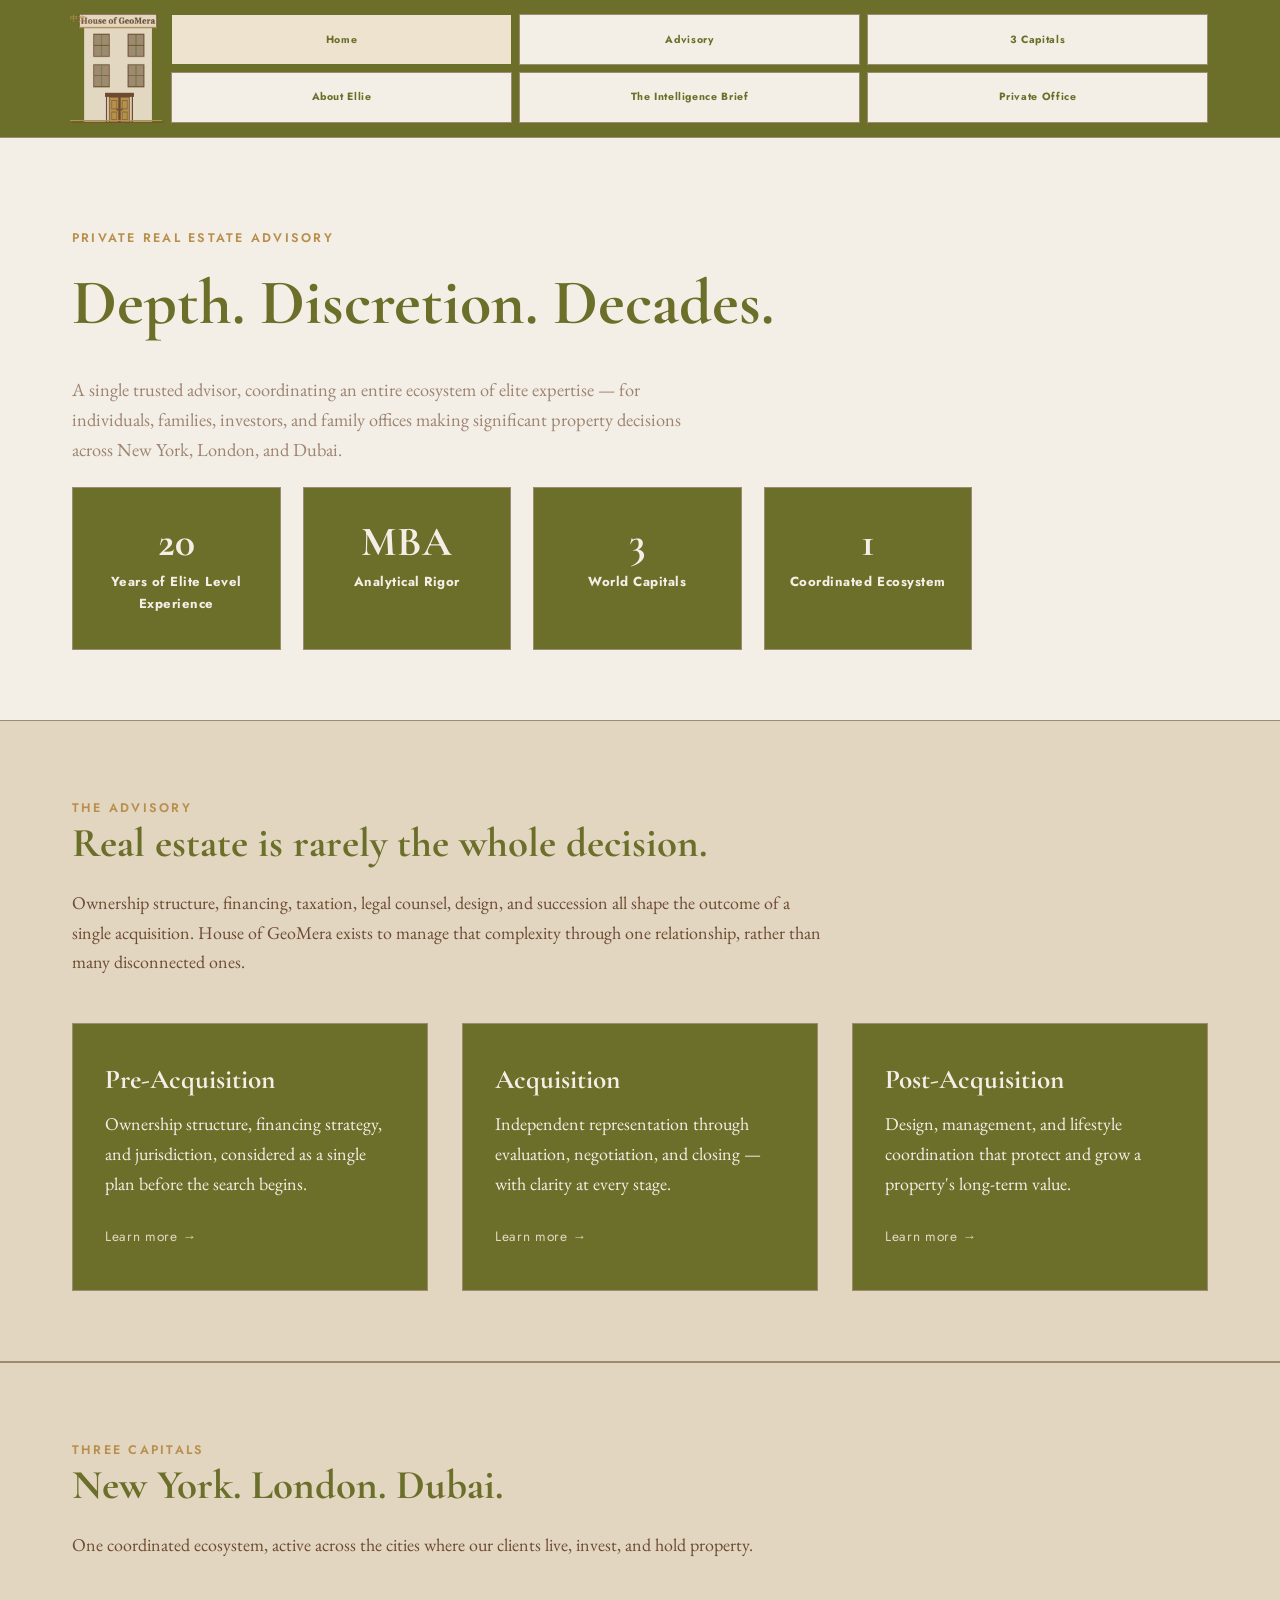
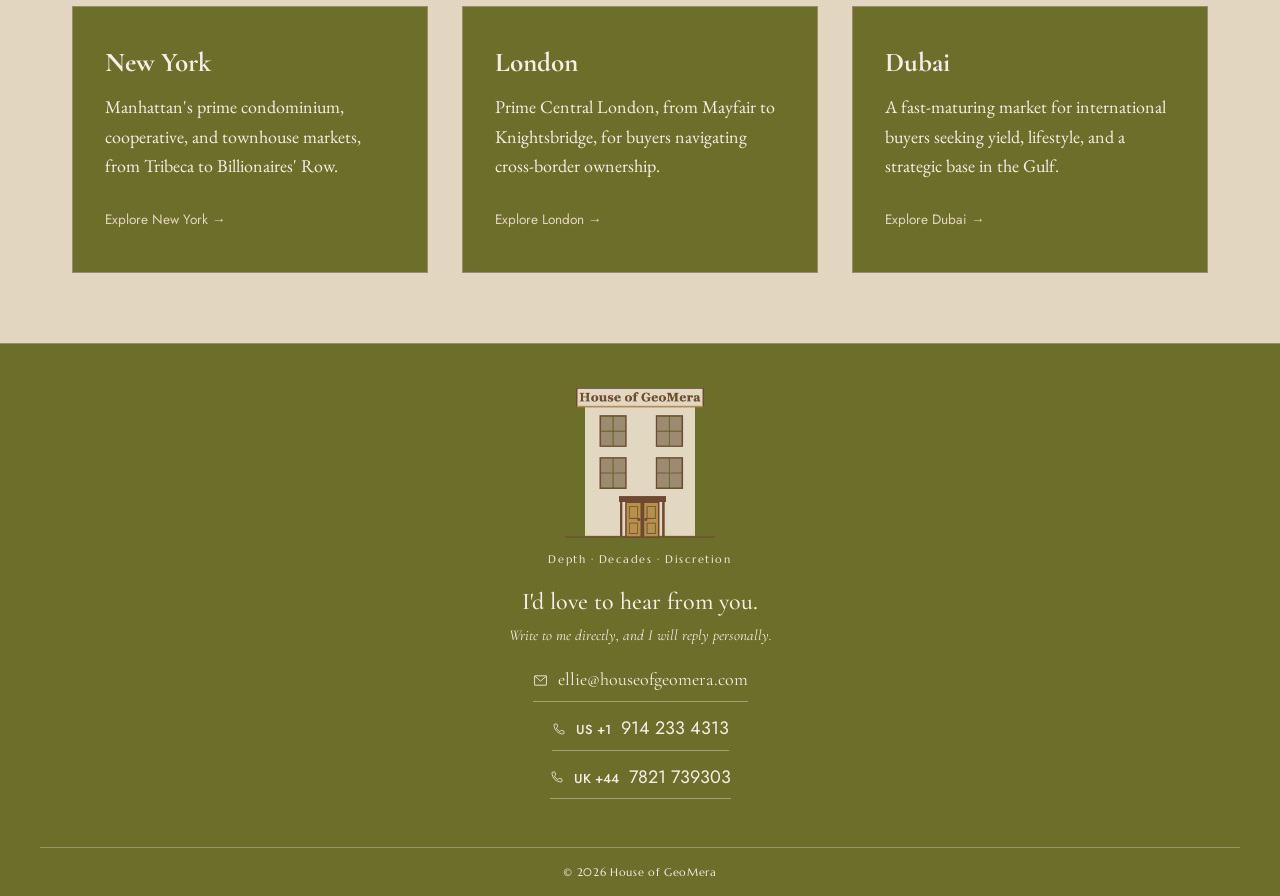
<file: index.html>
<!DOCTYPE html>
<html lang="en">
<head>
<meta charset="UTF-8">
<meta name="viewport" content="width=device-width, initial-scale=1.0">
<title>House of GeoMera | Private Real Estate Advisory — New York, London, Dubai</title>
<meta name="description" content="House of GeoMera is a private real estate advisory for individuals, families, investors, and family offices, coordinating acquisition, financing, legal, design, and lifestyle expertise across New York, London, and Dubai.">
<link rel="canonical" href="https://www.houseofgeomera.com/">
<meta property="og:type" content="website">
<meta property="og:title" content="House of GeoMera | Private Real Estate Advisory">
<meta property="og:description" content="Depth. Discretion. Decades. A coordinated ecosystem of elite real estate expertise across New York, London, and Dubai.">
<meta property="og:url" content="https://www.houseofgeomera.com/">
<meta property="og:image" content="https://www.houseofgeomera.com/images/og-cover.jpg">
<meta name="twitter:card" content="summary_large_image">
<link rel="icon" type="image/png" sizes="32x32" href="images/favicon-32x32.png">
<link rel="icon" type="image/png" sizes="16x16" href="images/favicon-16x16.png">
<link rel="apple-touch-icon" sizes="180x180" href="images/apple-touch-icon.png">
<link rel="icon" href="images/favicon.ico">
<link rel="preconnect" href="https://fonts.googleapis.com">
<link rel="stylesheet" href="https://fonts.googleapis.com/css2?family=Cormorant+Garamond:wght@400;500;600&family=EB+Garamond:ital@0;1&family=Jost:wght@400;500;600&family=Marcellus&display=swap">
<link rel="stylesheet" href="css/style.css">
<script type="application/ld+json">
{
  "@context": "https://schema.org",
  "@type": "RealEstateAgent",
  "name": "House of GeoMera",
  "url": "https://www.houseofgeomera.com/",
  "description": "Private real estate advisory coordinating acquisition, financing, legal, design, and lifestyle expertise for individuals, families, investors, and family offices.",
  "areaServed": ["New York", "London", "Dubai"],
  "founder": { "@type": "Person", "name": "Ellie Kashani" },
  "sameAs": []
}
</script>
</head>
<body>

<header class="site-header">
  <div class="container">
    <div class="nav-grid">
      <div class="logo-cell">
        <a href="index.html" aria-label="House of GeoMera — Home">
          <img src="images/logo-house-of-geomera.png" alt="House of GeoMera">
        </a>
        <a href="zh.html" class="lang-tag">中文</a>
      </div>
      <a href="index.html" class="tab r1c2 current">Home</a>
      <a href="advisory.html" class="tab r1c3">Advisory</a>
      <div class="tab-cell r1c4">
        <span class="tab">3 Capitals</span>
        <div class="tab-dropdown">
          <a href="dubai.html">Dubai</a>
          <a href="london.html">London</a>
          <a href="new-york.html">New York</a>
        </div>
      </div>
      <a href="about.html" class="tab r2c2">About Ellie</a>
      <a href="/luxury-intelligence/global-report-2025-2026/" class="tab r2c3">The Intelligence Brief</a>
      <a href="/private-office/" class="tab r2c4">Private Office</a>
    </div>
  </div>
</header>

<main>
  <section class="hero">
    <div class="container">
      <span class="eyebrow">Private Real Estate Advisory</span>
      <h1>Depth. Discretion. Decades.</h1>
      <p style="max-width:640px; font-size:1.15rem; color:var(--text-muted);">A single trusted advisor, coordinating an entire ecosystem of elite expertise — for individuals, families, investors, and family offices making significant property decisions across New York, London, and Dubai.</p>
      <div class="stat-row">
        <div class="stat-box"><div class="stat-num">20</div><div class="stat-label">Years of Elite&nbsp;Level Experience</div></div>
        <div class="stat-box"><div class="stat-num">MBA</div><div class="stat-label">Analytical Rigor</div></div>
        <div class="stat-box"><div class="stat-num">3</div><div class="stat-label">World Capitals</div></div>
        <div class="stat-box"><div class="stat-num">1</div><div class="stat-label">Coordinated Ecosystem</div></div>
      </div>
    </div>
  </section>

  <section class="section-alt">
    <div class="container">
      <div class="section-intro">
        <span class="eyebrow">The Advisory</span>
        <h2>Real estate is rarely the whole decision.</h2>
        <p>Ownership structure, financing, taxation, legal counsel, design, and succession all shape the outcome of a single acquisition. House of GeoMera exists to manage that complexity through one relationship, rather than many disconnected ones.</p>
      </div>
      <div class="grid-3">
        <div class="card">
          <h3>Pre-Acquisition</h3>
          <p>Ownership structure, financing strategy, and jurisdiction, considered as a single plan before the search begins.</p>
          <a href="advisory.html#pre-acquisition" style="color:var(--gold); font-family:var(--sans); font-size:0.85rem; letter-spacing:0.05em;">Learn more &rarr;</a>
        </div>
        <div class="card">
          <h3>Acquisition</h3>
          <p>Independent representation through evaluation, negotiation, and closing — with clarity at every stage.</p>
          <a href="advisory.html#acquisition" style="color:var(--gold); font-family:var(--sans); font-size:0.85rem; letter-spacing:0.05em;">Learn more &rarr;</a>
        </div>
        <div class="card">
          <h3>Post-Acquisition</h3>
          <p>Design, management, and lifestyle coordination that protect and grow a property's long-term value.</p>
          <a href="advisory.html#post-acquisition" style="color:var(--gold); font-family:var(--sans); font-size:0.85rem; letter-spacing:0.05em;">Learn more &rarr;</a>
        </div>
      </div>
    </div>
  </section>

  <section class="section-alt">
    <div class="container">
      <div class="section-intro">
        <span class="eyebrow">Three Capitals</span>
        <h2>New York. London. Dubai.</h2>
        <p>One coordinated ecosystem, active across the cities where our clients live, invest, and hold property.</p>
      </div>
      <div class="grid-3">
        <div class="card"><h3>New York</h3><p>Manhattan's prime condominium, cooperative, and townhouse markets, from Tribeca to Billionaires' Row.</p><a href="new-york.html" style="color:var(--gold); font-family:var(--sans); font-size:0.85rem;">Explore New York &rarr;</a></div>
        <div class="card"><h3>London</h3><p>Prime Central London, from Mayfair to Knightsbridge, for buyers navigating cross-border ownership.</p><a href="london.html" style="color:var(--gold); font-family:var(--sans); font-size:0.85rem;">Explore London &rarr;</a></div>
        <div class="card"><h3>Dubai</h3><p>A fast-maturing market for international buyers seeking yield, lifestyle, and a strategic base in the Gulf.</p><a href="dubai.html" style="color:var(--gold); font-family:var(--sans); font-size:0.85rem;">Explore Dubai &rarr;</a></div>
      </div>
    </div>
  </section>

  <footer class="hog-footer" id="contact">
    <div class="container hog-footer-inner">
      <div class="hog-footer-brand">
        <img src="images/logo-house-of-geomera.png" alt="House of GeoMera">
        <div class="hog-footer-tagline">Depth &middot; Decades &middot; Discretion</div>
      </div>
      <div class="hog-footer-divider"></div>
      <div class="hog-footer-contact">
        <h2>I'd love to hear from you.</h2>
        <p class="hog-footer-note">Write to me directly, and I will reply personally.</p>
        <a href="mailto:ellie@houseofgeomera.com" class="hog-contact-link">
          <svg width="15" height="15" viewBox="0 0 24 24" fill="none"><rect x="2.5" y="4.5" width="19" height="15" rx="0.5" stroke="#f4efe6" stroke-width="1.4"/><path d="M3.5 5.5L12 13L20.5 5.5" stroke="#f4efe6" stroke-width="1.4"/></svg>
          ellie@houseofgeomera.com
        </a>
        <a href="tel:+19142334313" class="hog-contact-link hog-phone">
          <svg width="14" height="14" viewBox="0 0 24 24" fill="none"><path d="M5 3.5C4 3.5 3.5 4 3.5 5C3.5 13.5 10.5 20.5 19 20.5C20 20.5 20.5 20 20.5 19V16.2C20.5 15.7 20.1 15.3 19.6 15.2L15.9 14.4C15.5 14.3 15.1 14.5 14.9 14.8L13.6 16.6C11 15.3 8.7 13 7.4 10.4L9.2 9.1C9.5 8.9 9.7 8.5 9.6 8.1L8.8 4.4C8.7 3.9 8.3 3.5 7.8 3.5H5Z" stroke="#f4efe6" stroke-width="1.4" stroke-linejoin="round"/></svg>
          <span><span class="hog-country">US +1</span>914 233 4313</span>
        </a>
        <a href="tel:+447821739303" class="hog-contact-link hog-phone">
          <svg width="14" height="14" viewBox="0 0 24 24" fill="none"><path d="M5 3.5C4 3.5 3.5 4 3.5 5C3.5 13.5 10.5 20.5 19 20.5C20 20.5 20.5 20 20.5 19V16.2C20.5 15.7 20.1 15.3 19.6 15.2L15.9 14.4C15.5 14.3 15.1 14.5 14.9 14.8L13.6 16.6C11 15.3 8.7 13 7.4 10.4L9.2 9.1C9.5 8.9 9.7 8.5 9.6 8.1L8.8 4.4C8.7 3.9 8.3 3.5 7.8 3.5H5Z" stroke="#f4efe6" stroke-width="1.4" stroke-linejoin="round"/></svg>
          <span><span class="hog-country">UK +44</span>7821 739303</span>
        </a>
      </div>
    </div>
    <div class="hog-footer-bottom container">&copy; 2026 House of GeoMera</div>
  </footer>
</main>

<script src="js/main.js"></script>
</body>
</html>
</file>
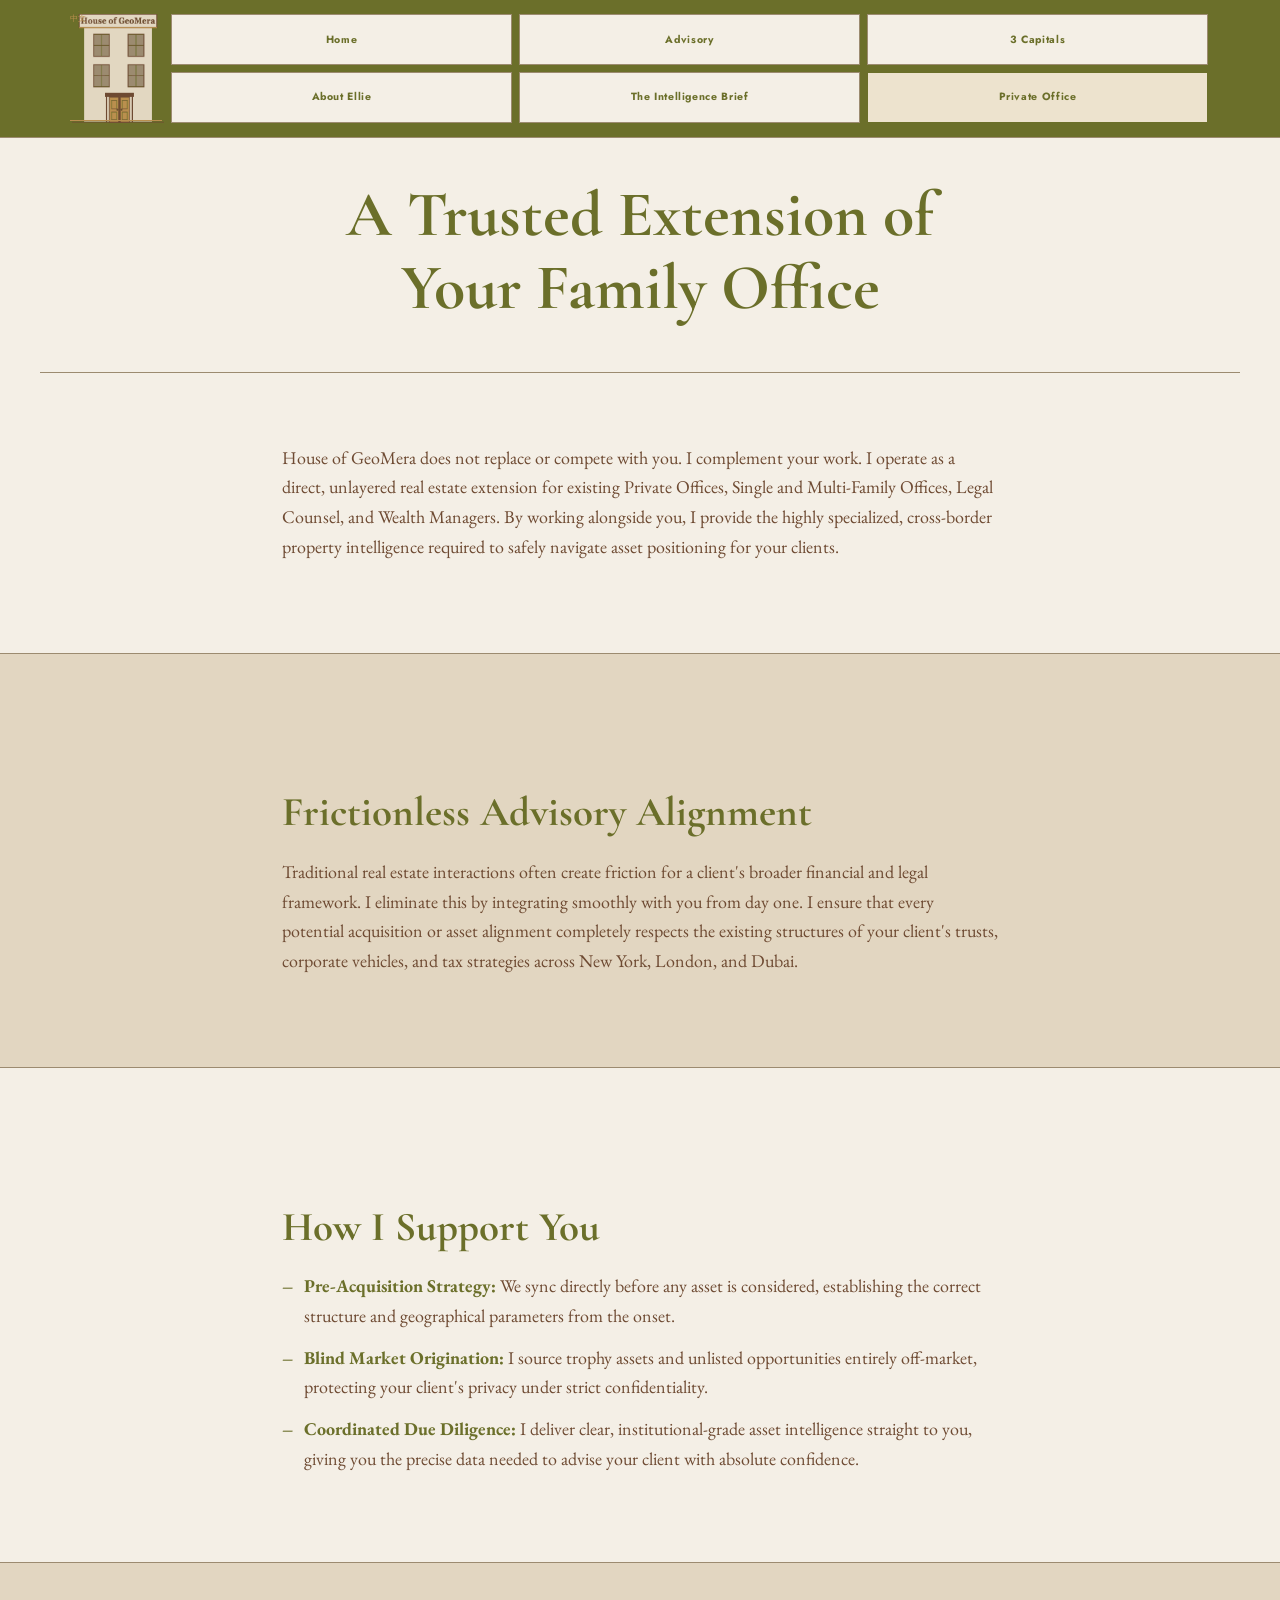
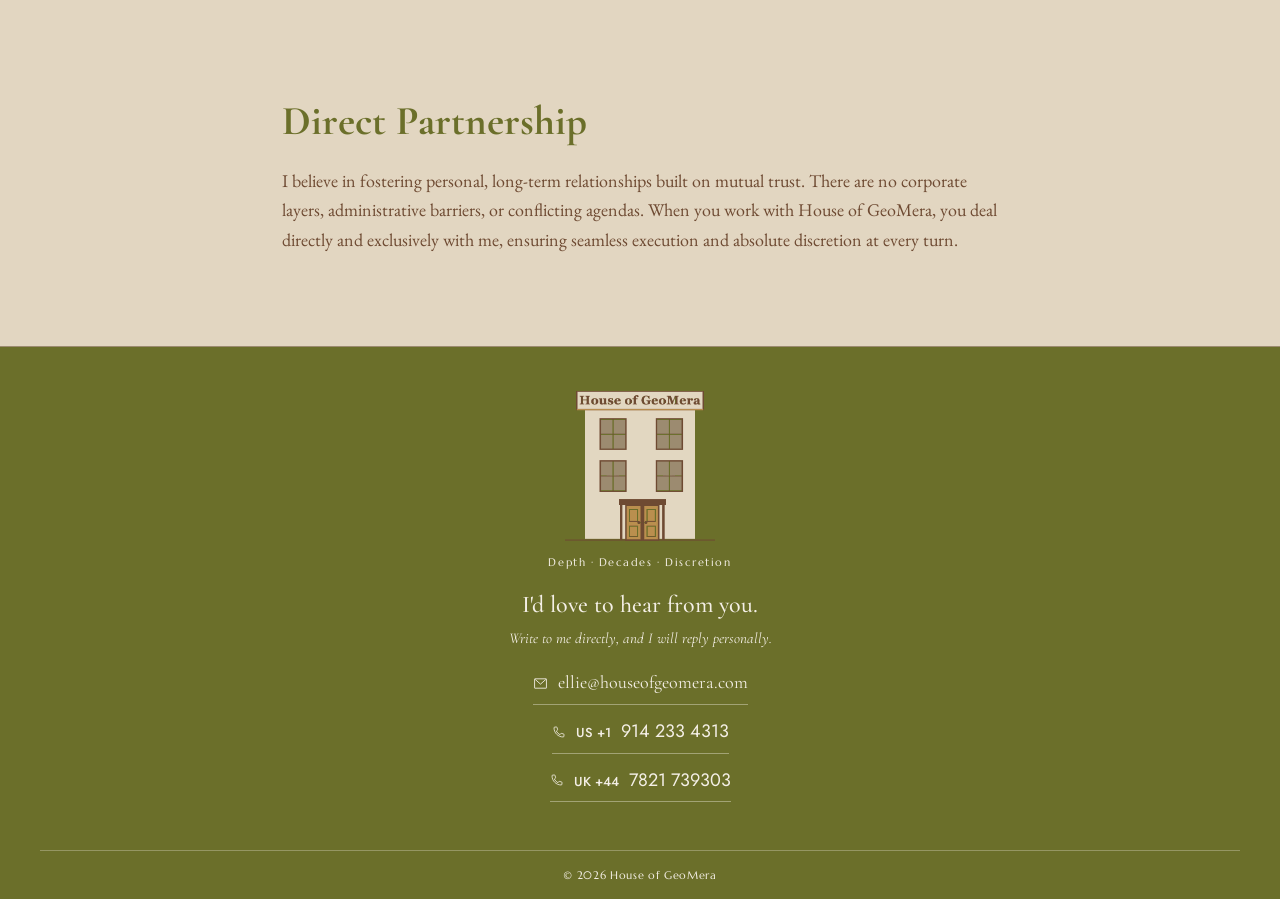
<file: private-office/index.html>
<!DOCTYPE html>
<html lang="en">
<head>
<meta charset="UTF-8">
<meta name="viewport" content="width=device-width, initial-scale=1.0">
<title>Private Office & Family Office Real Estate Advisory | House of GeoMera</title>
<meta name="description" content="A direct, unlayered real estate extension complementing existing family offices, wealth managers, and legal counsel across London, New York, and Dubai.">
<meta name="keywords" content="family office real estate advisor, private office property strategy, cross-border asset integration, wealth manager property collaboration, Dubai ultra prime real estate alignment, Ellie Kashani">
<link rel="canonical" href="https://www.houseofgeomera.com/private-office/">
<meta name="robots" content="index, follow">
<meta property="og:type" content="website">
<meta property="og:title" content="Private Office & Family Office Real Estate Advisory | House of GeoMera">
<meta property="og:description" content="A direct, personal real estate extension complementing existing family offices and wealth managers across London, New York, and Dubai.">
<meta property="og:url" content="https://www.houseofgeomera.com/private-office/">
<meta property="og:image" content="https://www.houseofgeomera.com/images/og-cover.jpg">
<meta property="og:site_name" content="House of GeoMera">
<meta name="twitter:card" content="summary_large_image">
<meta name="twitter:title" content="Private Office & Family Office Real Estate Advisory | House of GeoMera">
<meta name="twitter:description" content="A direct, personal real estate extension complementing existing family offices and wealth managers.">
<meta name="twitter:image" content="https://www.houseofgeomera.com/images/og-cover.jpg">
<script type="application/ld+json">
{
  "@context": "https://schema.org",
  "@graph": [
    {
      "@type": "WebPage",
      "@id": "https://www.houseofgeomera.com/private-office/#webpage",
      "url": "https://www.houseofgeomera.com/private-office/",
      "name": "Private Office Advisory",
      "description": "Direct, personal real estate strategy aligning with existing family offices and wealth management structures."
    },
    {
      "@type": "RealEstateAgent",
      "@id": "https://www.houseofgeomera.com/",
      "name": "House of GeoMera",
      "url": "https://www.houseofgeomera.com/",
      "founder": {
        "@type": "Person",
        "name": "Ellie Kashani",
        "jobTitle": "Founder & Private Advisor"
      },
      "knowsAbout": [
        "Family Office Property Asset Strategy",
        "Multi-Jurisdictional Real Estate Alignment",
        "Professional Gatekeeper Collaboration"
      ]
    }
  ]
}
</script>
<link rel="icon" type="image/png" sizes="32x32" href="/images/favicon-32x32.png">
<link rel="icon" type="image/png" sizes="16x16" href="/images/favicon-16x16.png">
<link rel="apple-touch-icon" sizes="180x180" href="/images/apple-touch-icon.png">
<link rel="icon" href="/images/favicon.ico">
<link rel="preconnect" href="https://fonts.googleapis.com">
<link rel="stylesheet" href="https://fonts.googleapis.com/css2?family=Cormorant+Garamond:wght@400;500;600&family=EB+Garamond:ital@0;1&family=Jost:wght@400;500;600&family=Marcellus&display=swap">
<link rel="stylesheet" href="/css/style.css">
</head>
<body>

<header class="site-header">
  <div class="container">
    <div class="nav-grid">
      <div class="logo-cell">
        <a href="/index.html" aria-label="House of GeoMera — Home">
          <img src="/images/logo-house-of-geomera.png" alt="House of GeoMera">
        </a>
        <a href="/zh.html" class="lang-tag">中文</a>
      </div>
      <a href="/index.html" class="tab r1c2">Home</a>
      <a href="/advisory.html" class="tab r1c3">Advisory</a>
      <div class="tab-cell r1c4">
        <span class="tab">3 Capitals</span>
        <div class="tab-dropdown">
          <a href="/dubai.html">Dubai</a>
          <a href="/london.html">London</a>
          <a href="/new-york.html">New York</a>
        </div>
      </div>
      <a href="/about.html" class="tab r2c2">About Ellie</a>
      <a href="/luxury-intelligence/global-report-2025-2026/" class="tab r2c3">The Intelligence Brief</a>
      <a href="/private-office/" class="tab r2c4 current">Private Office</a>
    </div>
  </div>
</header>

<main>
  <div class="page-hero page-hero-compact container">
    <div class="city-hero">
      <h1>A Trusted Extension of Your Family Office</h1>
    </div>
  </div>

  <section>
    <div class="container prose">
      <p>House of GeoMera does not replace or compete with you. I complement your work. I operate as a direct, unlayered real estate extension for existing Private Offices, Single and Multi-Family Offices, Legal Counsel, and Wealth Managers. By working alongside you, I provide the highly specialized, cross-border property intelligence required to safely navigate asset positioning for your clients.</p>
    </div>
  </section>

  <section class="section-alt">
    <div class="container prose">
      <h2>Frictionless Advisory Alignment</h2>
      <p>Traditional real estate interactions often create friction for a client's broader financial and legal framework. I eliminate this by integrating smoothly with you from day one. I ensure that every potential acquisition or asset alignment completely respects the existing structures of your client's trusts, corporate vehicles, and tax strategies across New York, London, and Dubai.</p>
    </div>
  </section>

  <section>
    <div class="container prose">
      <h2>How I Support You</h2>
      <ul>
        <li><strong>Pre-Acquisition Strategy:</strong> We sync directly before any asset is considered, establishing the correct structure and geographical parameters from the onset.</li>
        <li><strong>Blind Market Origination:</strong> I source trophy assets and unlisted opportunities entirely off-market, protecting your client's privacy under strict confidentiality.</li>
        <li><strong>Coordinated Due Diligence:</strong> I deliver clear, institutional-grade asset intelligence straight to you, giving you the precise data needed to advise your client with absolute confidence.</li>
      </ul>
    </div>
  </section>

  <section class="section-alt">
    <div class="container prose">
      <h2>Direct Partnership</h2>
      <p>I believe in fostering personal, long-term relationships built on mutual trust. There are no corporate layers, administrative barriers, or conflicting agendas. When you work with House of GeoMera, you deal directly and exclusively with me, ensuring seamless execution and absolute discretion at every turn.</p>
    </div>
  </section>

</main>

<footer class="hog-footer" id="contact">
  <div class="container hog-footer-inner">
    <div class="hog-footer-brand">
      <img src="/images/logo-house-of-geomera.png" alt="House of GeoMera">
      <div class="hog-footer-tagline">Depth &middot; Decades &middot; Discretion</div>
    </div>
    <div class="hog-footer-divider"></div>
    <div class="hog-footer-contact">
      <h2>I'd love to hear from you.</h2>
      <p class="hog-footer-note">Write to me directly, and I will reply personally.</p>
      <a href="mailto:ellie@houseofgeomera.com" class="hog-contact-link">
        <svg width="15" height="15" viewBox="0 0 24 24" fill="none"><rect x="2.5" y="4.5" width="19" height="15" rx="0.5" stroke="#f4efe6" stroke-width="1.4"/><path d="M3.5 5.5L12 13L20.5 5.5" stroke="#f4efe6" stroke-width="1.4"/></svg>
        ellie@houseofgeomera.com
      </a>
      <a href="tel:+19142334313" class="hog-contact-link hog-phone">
        <svg width="14" height="14" viewBox="0 0 24 24" fill="none"><path d="M5 3.5C4 3.5 3.5 4 3.5 5C3.5 13.5 10.5 20.5 19 20.5C20 20.5 20.5 20 20.5 19V16.2C20.5 15.7 20.1 15.3 19.6 15.2L15.9 14.4C15.5 14.3 15.1 14.5 14.9 14.8L13.6 16.6C11 15.3 8.7 13 7.4 10.4L9.2 9.1C9.5 8.9 9.7 8.5 9.6 8.1L8.8 4.4C8.7 3.9 8.3 3.5 7.8 3.5H5Z" stroke="#f4efe6" stroke-width="1.4" stroke-linejoin="round"/></svg>
        <span><span class="hog-country">US +1</span>914 233 4313</span>
      </a>
      <a href="tel:+447821739303" class="hog-contact-link hog-phone">
        <svg width="14" height="14" viewBox="0 0 24 24" fill="none"><path d="M5 3.5C4 3.5 3.5 4 3.5 5C3.5 13.5 10.5 20.5 19 20.5C20 20.5 20.5 20 20.5 19V16.2C20.5 15.7 20.1 15.3 19.6 15.2L15.9 14.4C15.5 14.3 15.1 14.5 14.9 14.8L13.6 16.6C11 15.3 8.7 13 7.4 10.4L9.2 9.1C9.5 8.9 9.7 8.5 9.6 8.1L8.8 4.4C8.7 3.9 8.3 3.5 7.8 3.5H5Z" stroke="#f4efe6" stroke-width="1.4" stroke-linejoin="round"/></svg>
        <span><span class="hog-country">UK +44</span>7821 739303</span>
      </a>
    </div>
  </div>
  <div class="hog-footer-bottom container">&copy; 2026 House of GeoMera</div>
</footer>
<script src="/js/main.js"></script>
</body>
</html>
</file>
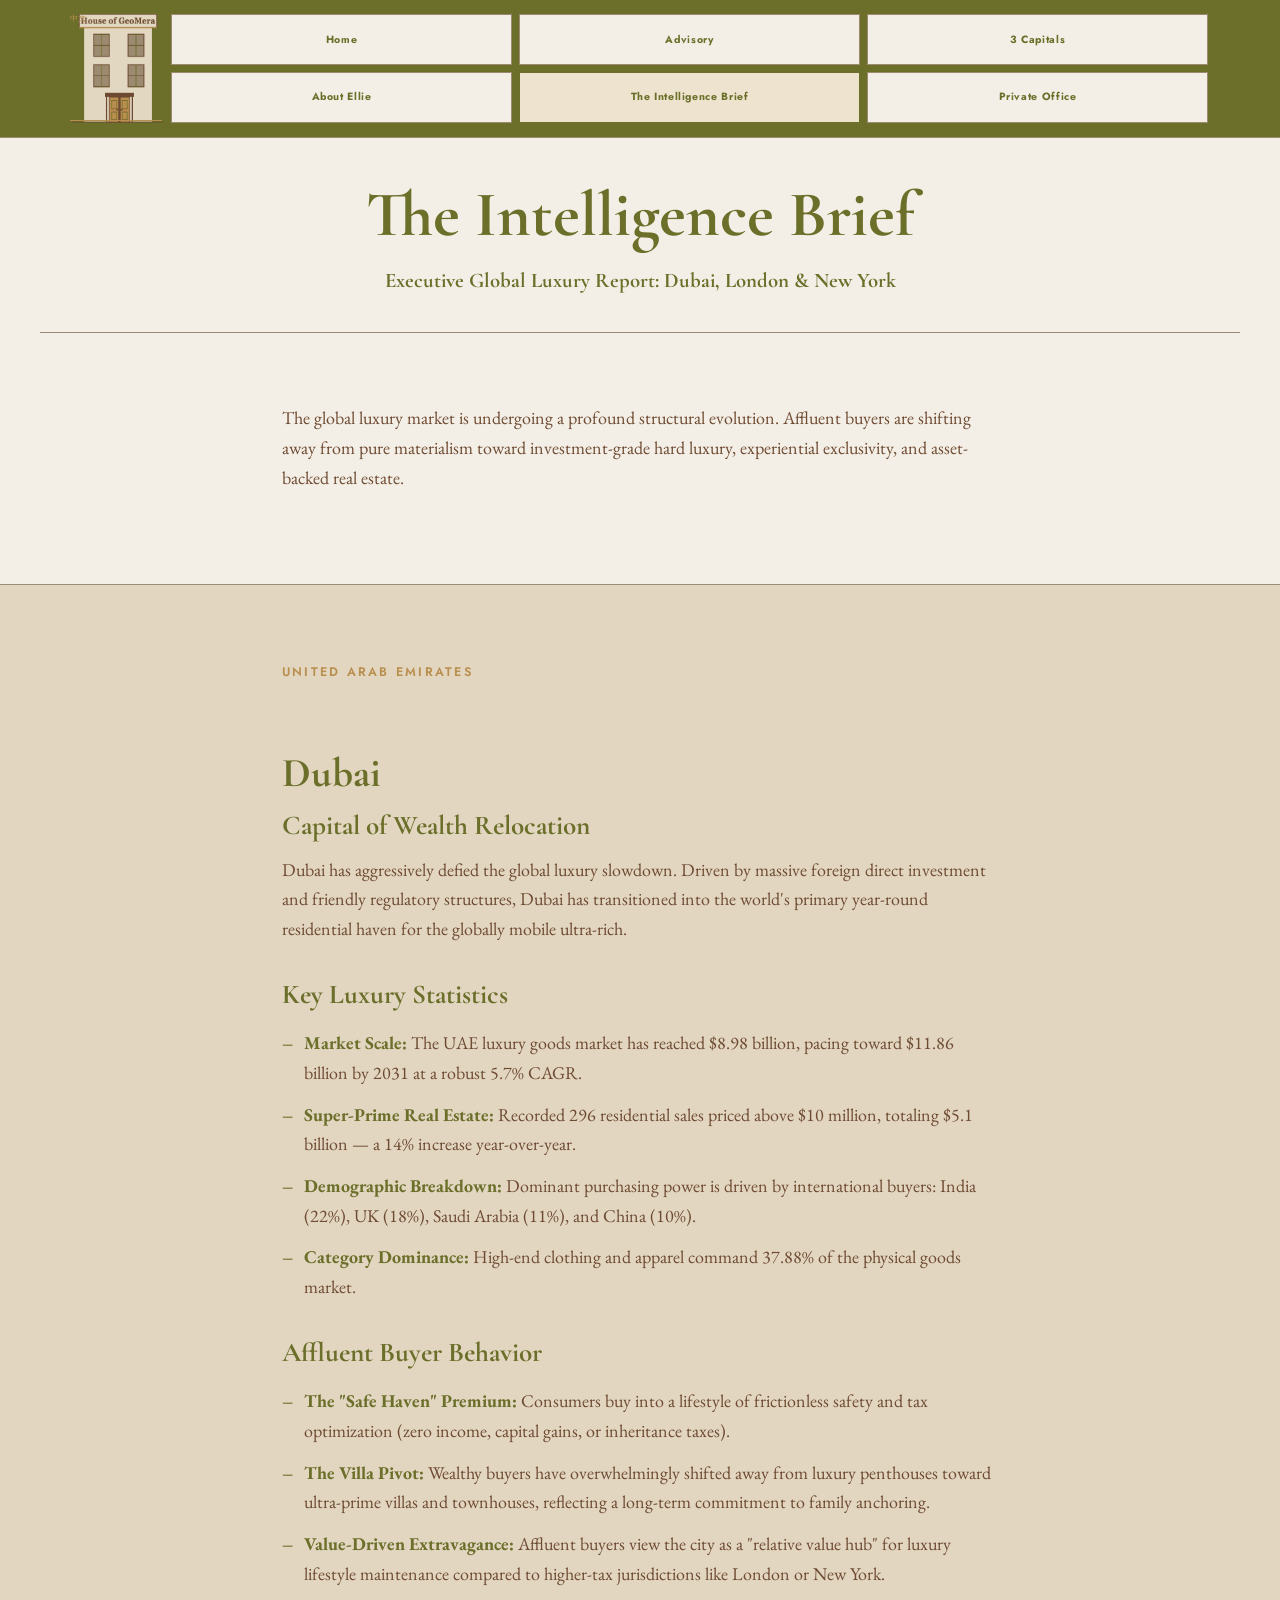
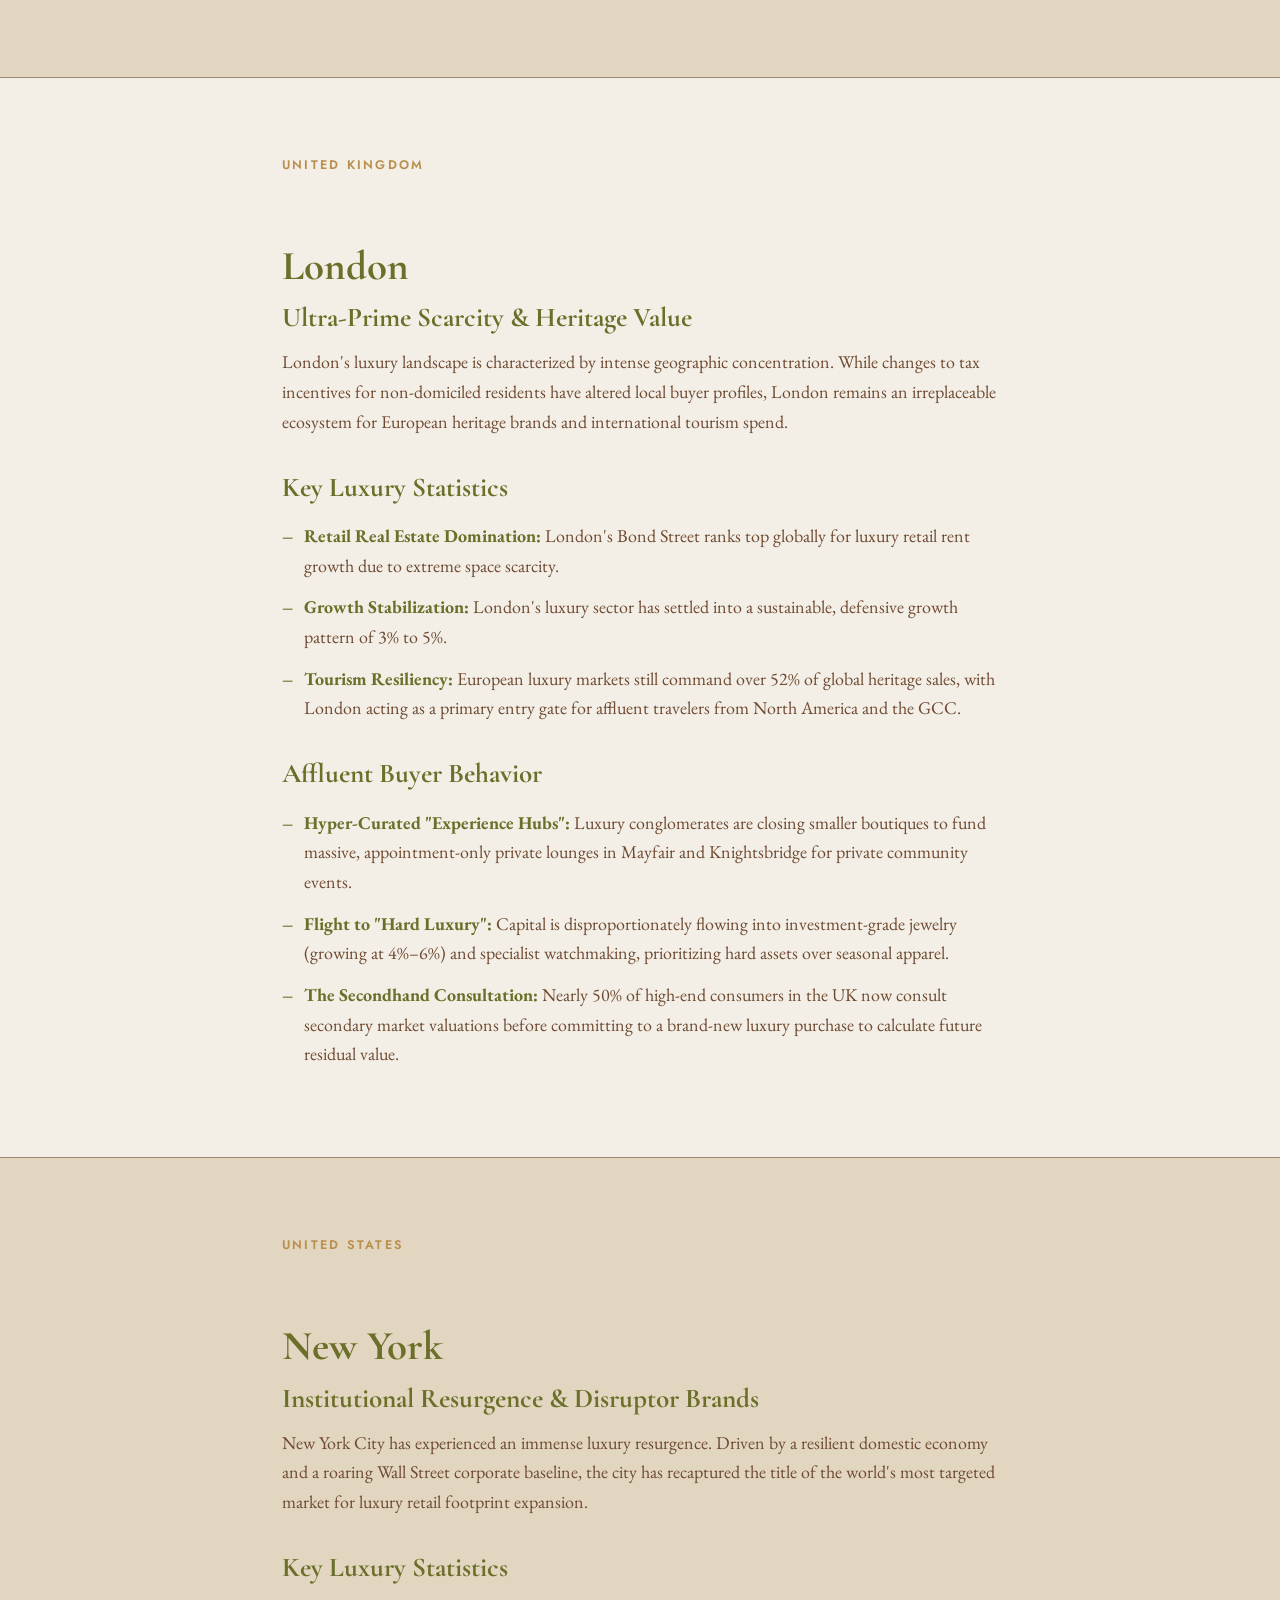
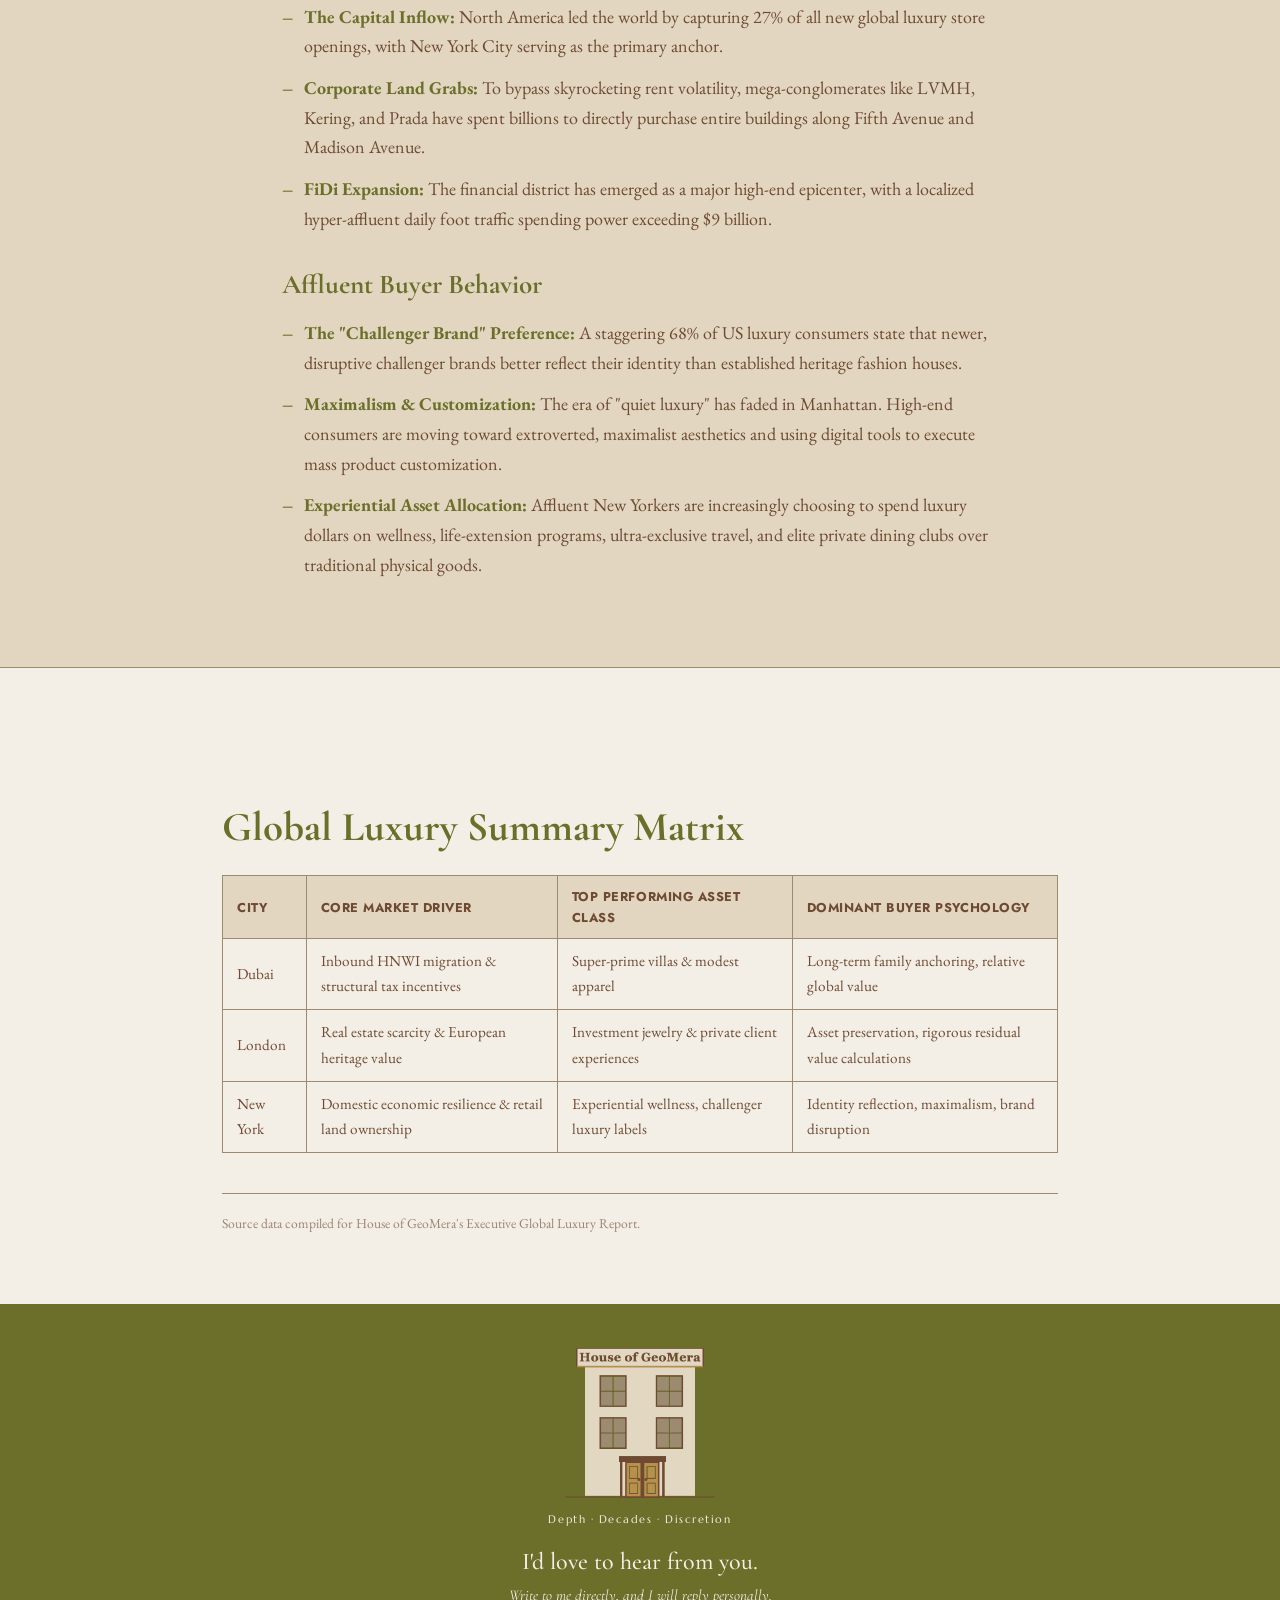
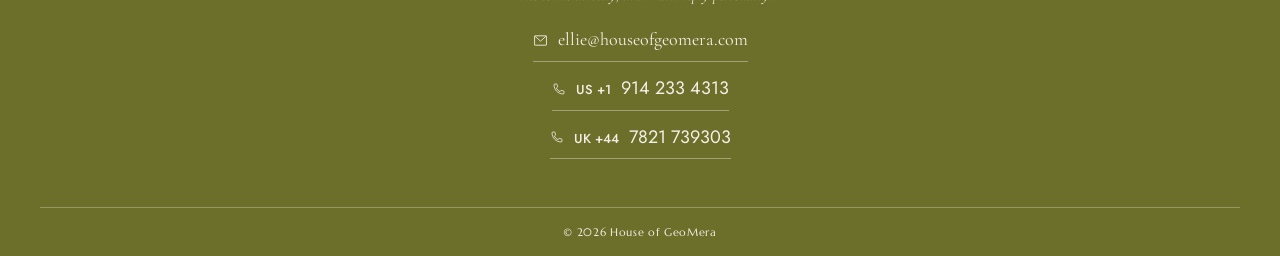
<file: luxury-intelligence/global-report-2025-2026/index.html>
<!DOCTYPE html>
<html lang="en">
<head>
<meta charset="UTF-8">
<meta name="viewport" content="width=device-width, initial-scale=1.0">
<title>Global Luxury Market Intelligence 2025-2026: Dubai, London, NYC | House of GeoMera</title>
<meta name="description" content="Deep dive research into the 2025-2026 luxury market trends, ultra-prime real estate statistics, and affluent buyer behaviors across Dubai, London, and New York.">
<meta name="keywords" content="luxury market intelligence, luxury real estate 2026, Dubai super prime property, London ultra prime real estate, New York affluent buyer behavior, HNWI investment trends">
<link rel="canonical" href="https://www.houseofgeomera.com/luxury-intelligence/global-report-2025-2026/">
<meta property="og:type" content="article">
<meta property="og:title" content="Global Luxury Market Intelligence 2025-2026: Dubai, London, NYC">
<meta property="og:description" content="Exclusive 2025-2026 luxury market data and affluent buyer insights for Dubai, London, and New York.">
<meta property="og:url" content="https://www.houseofgeomera.com/luxury-intelligence/global-report-2025-2026/">
<meta property="og:image" content="https://www.houseofgeomera.com/images/og-cover.jpg">
<meta property="og:image:alt" content="Global luxury market intelligence report overview chart for Dubai, London, and New York City">
<meta property="twitter:card" content="summary_large_image">
<meta property="twitter:title" content="Global Luxury Market Intelligence 2025-2026: Dubai, London, NYC">
<meta property="twitter:description" content="Exclusive 2025-2026 luxury market data and affluent buyer insights for Dubai, London, and New York.">
<meta property="twitter:image" content="https://www.houseofgeomera.com/images/og-cover.jpg">
<script type="application/ld+json">
{
  "@context": "https://schema.org",
  "@type": "Report",
  "headline": "Executive Global Luxury Report (2025–2026): Dubai, London, & New York",
  "description": "An in-depth analysis of high-net-worth individual (HNWI) buyer behaviors and luxury market statistics across three global financial capitals.",
  "inLanguage": "en-US",
  "spatialCoverage": [
    {"@type": "Place", "name": "Dubai"},
    {"@type": "Place", "name": "London"},
    {"@type": "Place", "name": "New York City"}
  ],
  "temporalCoverage": "2025/2026",
  "about": [
    {"@type": "Thing", "name": "Luxury Goods Market"},
    {"@type": "Thing", "name": "Ultra-Prime Real Estate"},
    {"@type": "Thing", "name": "Affluent Buyer Behavior"}
  ]
}
</script>
<link rel="icon" type="image/png" sizes="32x32" href="/images/favicon-32x32.png">
<link rel="icon" type="image/png" sizes="16x16" href="/images/favicon-16x16.png">
<link rel="apple-touch-icon" sizes="180x180" href="/images/apple-touch-icon.png">
<link rel="icon" href="/images/favicon.ico">
<link rel="preconnect" href="https://fonts.googleapis.com">
<link rel="stylesheet" href="https://fonts.googleapis.com/css2?family=Cormorant+Garamond:wght@400;500;600&family=EB+Garamond:ital@0;1&family=Jost:wght@400;500;600&family=Marcellus&display=swap">
<link rel="stylesheet" href="/css/style.css">
</head>
<body>

<header class="site-header">
  <div class="container">
    <div class="nav-grid">
      <div class="logo-cell">
        <a href="/index.html" aria-label="House of GeoMera — Home">
          <img src="/images/logo-house-of-geomera.png" alt="House of GeoMera">
        </a>
        <a href="/zh.html" class="lang-tag">中文</a>
      </div>
      <a href="/index.html" class="tab r1c2">Home</a>
      <a href="/advisory.html" class="tab r1c3">Advisory</a>
      <div class="tab-cell r1c4">
        <span class="tab">3 Capitals</span>
        <div class="tab-dropdown">
          <a href="/dubai.html">Dubai</a>
          <a href="/london.html">London</a>
          <a href="/new-york.html">New York</a>
        </div>
      </div>
      <a href="/about.html" class="tab r2c2">About Ellie</a>
      <a href="/luxury-intelligence/global-report-2025-2026/" class="tab r2c3 current">The Intelligence Brief</a>
      <a href="/private-office/" class="tab r2c4">Private Office</a>
    </div>
  </div>
</header>

<main>
  <div class="page-hero page-hero-compact container">
    <div class="city-hero">
      <h1>The Intelligence Brief</h1>
      <p class="city-hero-sub">Executive Global Luxury Report: Dubai, London &amp; New York</p>
    </div>
  </div>

  <section>
    <div class="container prose">
      <p>The global luxury market is undergoing a profound structural evolution. Affluent buyers are shifting away from pure materialism toward investment-grade hard luxury, experiential exclusivity, and asset-backed real estate.</p>
    </div>
  </section>

  <section class="section-alt">
    <div class="container prose">
      <span class="eyebrow">United Arab Emirates</span>
      <h2>Dubai</h2>
      <h3 style="margin-top:-8px;">Capital of Wealth Relocation</h3>
      <p>Dubai has aggressively defied the global luxury slowdown. Driven by massive foreign direct investment and friendly regulatory structures, Dubai has transitioned into the world's primary year-round residential haven for the globally mobile ultra-rich.</p>

      <h3>Key Luxury Statistics</h3>
      <ul>
        <li><strong>Market Scale:</strong> The UAE luxury goods market has reached $8.98 billion, pacing toward $11.86 billion by 2031 at a robust 5.7% CAGR.</li>
        <li><strong>Super-Prime Real Estate:</strong> Recorded 296 residential sales priced above $10 million, totaling $5.1 billion — a 14% increase year-over-year.</li>
        <li><strong>Demographic Breakdown:</strong> Dominant purchasing power is driven by international buyers: India (22%), UK (18%), Saudi Arabia (11%), and China (10%).</li>
        <li><strong>Category Dominance:</strong> High-end clothing and apparel command 37.88% of the physical goods market.</li>
      </ul>

      <h3>Affluent Buyer Behavior</h3>
      <ul>
        <li><strong>The "Safe Haven" Premium:</strong> Consumers buy into a lifestyle of frictionless safety and tax optimization (zero income, capital gains, or inheritance taxes).</li>
        <li><strong>The Villa Pivot:</strong> Wealthy buyers have overwhelmingly shifted away from luxury penthouses toward ultra-prime villas and townhouses, reflecting a long-term commitment to family anchoring.</li>
        <li><strong>Value-Driven Extravagance:</strong> Affluent buyers view the city as a "relative value hub" for luxury lifestyle maintenance compared to higher-tax jurisdictions like London or New York.</li>
      </ul>
    </div>
  </section>

  <section>
    <div class="container prose">
      <span class="eyebrow">United Kingdom</span>
      <h2>London</h2>
      <h3 style="margin-top:-8px;">Ultra-Prime Scarcity &amp; Heritage Value</h3>
      <p>London's luxury landscape is characterized by intense geographic concentration. While changes to tax incentives for non-domiciled residents have altered local buyer profiles, London remains an irreplaceable ecosystem for European heritage brands and international tourism spend.</p>

      <h3>Key Luxury Statistics</h3>
      <ul>
        <li><strong>Retail Real Estate Domination:</strong> London's Bond Street ranks top globally for luxury retail rent growth due to extreme space scarcity.</li>
        <li><strong>Growth Stabilization:</strong> London's luxury sector has settled into a sustainable, defensive growth pattern of 3% to 5%.</li>
        <li><strong>Tourism Resiliency:</strong> European luxury markets still command over 52% of global heritage sales, with London acting as a primary entry gate for affluent travelers from North America and the GCC.</li>
      </ul>

      <h3>Affluent Buyer Behavior</h3>
      <ul>
        <li><strong>Hyper-Curated "Experience Hubs":</strong> Luxury conglomerates are closing smaller boutiques to fund massive, appointment-only private lounges in Mayfair and Knightsbridge for private community events.</li>
        <li><strong>Flight to "Hard Luxury":</strong> Capital is disproportionately flowing into investment-grade jewelry (growing at 4%–6%) and specialist watchmaking, prioritizing hard assets over seasonal apparel.</li>
        <li><strong>The Secondhand Consultation:</strong> Nearly 50% of high-end consumers in the UK now consult secondary market valuations before committing to a brand-new luxury purchase to calculate future residual value.</li>
      </ul>
    </div>
  </section>

  <section class="section-alt">
    <div class="container prose">
      <span class="eyebrow">United States</span>
      <h2>New York</h2>
      <h3 style="margin-top:-8px;">Institutional Resurgence &amp; Disruptor Brands</h3>
      <p>New York City has experienced an immense luxury resurgence. Driven by a resilient domestic economy and a roaring Wall Street corporate baseline, the city has recaptured the title of the world's most targeted market for luxury retail footprint expansion.</p>

      <h3>Key Luxury Statistics</h3>
      <ul>
        <li><strong>The Capital Inflow:</strong> North America led the world by capturing 27% of all new global luxury store openings, with New York City serving as the primary anchor.</li>
        <li><strong>Corporate Land Grabs:</strong> To bypass skyrocketing rent volatility, mega-conglomerates like LVMH, Kering, and Prada have spent billions to directly purchase entire buildings along Fifth Avenue and Madison Avenue.</li>
        <li><strong>FiDi Expansion:</strong> The financial district has emerged as a major high-end epicenter, with a localized hyper-affluent daily foot traffic spending power exceeding $9 billion.</li>
      </ul>

      <h3>Affluent Buyer Behavior</h3>
      <ul>
        <li><strong>The "Challenger Brand" Preference:</strong> A staggering 68% of US luxury consumers state that newer, disruptive challenger brands better reflect their identity than established heritage fashion houses.</li>
        <li><strong>Maximalism &amp; Customization:</strong> The era of "quiet luxury" has faded in Manhattan. High-end consumers are moving toward extroverted, maximalist aesthetics and using digital tools to execute mass product customization.</li>
        <li><strong>Experiential Asset Allocation:</strong> Affluent New Yorkers are increasingly choosing to spend luxury dollars on wellness, life-extension programs, ultra-exclusive travel, and elite private dining clubs over traditional physical goods.</li>
      </ul>
    </div>
  </section>

  <section>
    <div class="container prose" style="max-width:900px;">
      <h2>Global Luxury Summary Matrix</h2>
      <table class="data-table">
        <thead>
          <tr>
            <th>City</th>
            <th>Core Market Driver</th>
            <th>Top Performing Asset Class</th>
            <th>Dominant Buyer Psychology</th>
          </tr>
        </thead>
        <tbody>
          <tr>
            <td>Dubai</td>
            <td>Inbound HNWI migration &amp; structural tax incentives</td>
            <td>Super-prime villas &amp; modest apparel</td>
            <td>Long-term family anchoring, relative global value</td>
          </tr>
          <tr>
            <td>London</td>
            <td>Real estate scarcity &amp; European heritage value</td>
            <td>Investment jewelry &amp; private client experiences</td>
            <td>Asset preservation, rigorous residual value calculations</td>
          </tr>
          <tr>
            <td>New York</td>
            <td>Domestic economic resilience &amp; retail land ownership</td>
            <td>Experiential wellness, challenger luxury labels</td>
            <td>Identity reflection, maximalism, brand disruption</td>
          </tr>
        </tbody>
      </table>
      <div class="source-note">
        Source data compiled for House of GeoMera's Executive Global Luxury Report.
      </div>
    </div>
  </section>
</main>

<footer class="hog-footer" id="contact">
  <div class="container hog-footer-inner">
    <div class="hog-footer-brand">
      <img src="/images/logo-house-of-geomera.png" alt="House of GeoMera">
      <div class="hog-footer-tagline">Depth &middot; Decades &middot; Discretion</div>
    </div>
    <div class="hog-footer-divider"></div>
    <div class="hog-footer-contact">
      <h2>I'd love to hear from you.</h2>
      <p class="hog-footer-note">Write to me directly, and I will reply personally.</p>
      <a href="mailto:ellie@houseofgeomera.com" class="hog-contact-link">
        <svg width="15" height="15" viewBox="0 0 24 24" fill="none"><rect x="2.5" y="4.5" width="19" height="15" rx="0.5" stroke="#f4efe6" stroke-width="1.4"/><path d="M3.5 5.5L12 13L20.5 5.5" stroke="#f4efe6" stroke-width="1.4"/></svg>
        ellie@houseofgeomera.com
      </a>
      <a href="tel:+19142334313" class="hog-contact-link hog-phone">
        <svg width="14" height="14" viewBox="0 0 24 24" fill="none"><path d="M5 3.5C4 3.5 3.5 4 3.5 5C3.5 13.5 10.5 20.5 19 20.5C20 20.5 20.5 20 20.5 19V16.2C20.5 15.7 20.1 15.3 19.6 15.2L15.9 14.4C15.5 14.3 15.1 14.5 14.9 14.8L13.6 16.6C11 15.3 8.7 13 7.4 10.4L9.2 9.1C9.5 8.9 9.7 8.5 9.6 8.1L8.8 4.4C8.7 3.9 8.3 3.5 7.8 3.5H5Z" stroke="#f4efe6" stroke-width="1.4" stroke-linejoin="round"/></svg>
        <span><span class="hog-country">US +1</span>914 233 4313</span>
      </a>
      <a href="tel:+447821739303" class="hog-contact-link hog-phone">
        <svg width="14" height="14" viewBox="0 0 24 24" fill="none"><path d="M5 3.5C4 3.5 3.5 4 3.5 5C3.5 13.5 10.5 20.5 19 20.5C20 20.5 20.5 20 20.5 19V16.2C20.5 15.7 20.1 15.3 19.6 15.2L15.9 14.4C15.5 14.3 15.1 14.5 14.9 14.8L13.6 16.6C11 15.3 8.7 13 7.4 10.4L9.2 9.1C9.5 8.9 9.7 8.5 9.6 8.1L8.8 4.4C8.7 3.9 8.3 3.5 7.8 3.5H5Z" stroke="#f4efe6" stroke-width="1.4" stroke-linejoin="round"/></svg>
        <span><span class="hog-country">UK +44</span>7821 739303</span>
      </a>
    </div>
  </div>
  <div class="hog-footer-bottom container">&copy; 2026 House of GeoMera</div>
</footer>
<script src="/js/main.js"></script>
</body>
</html>
</file>
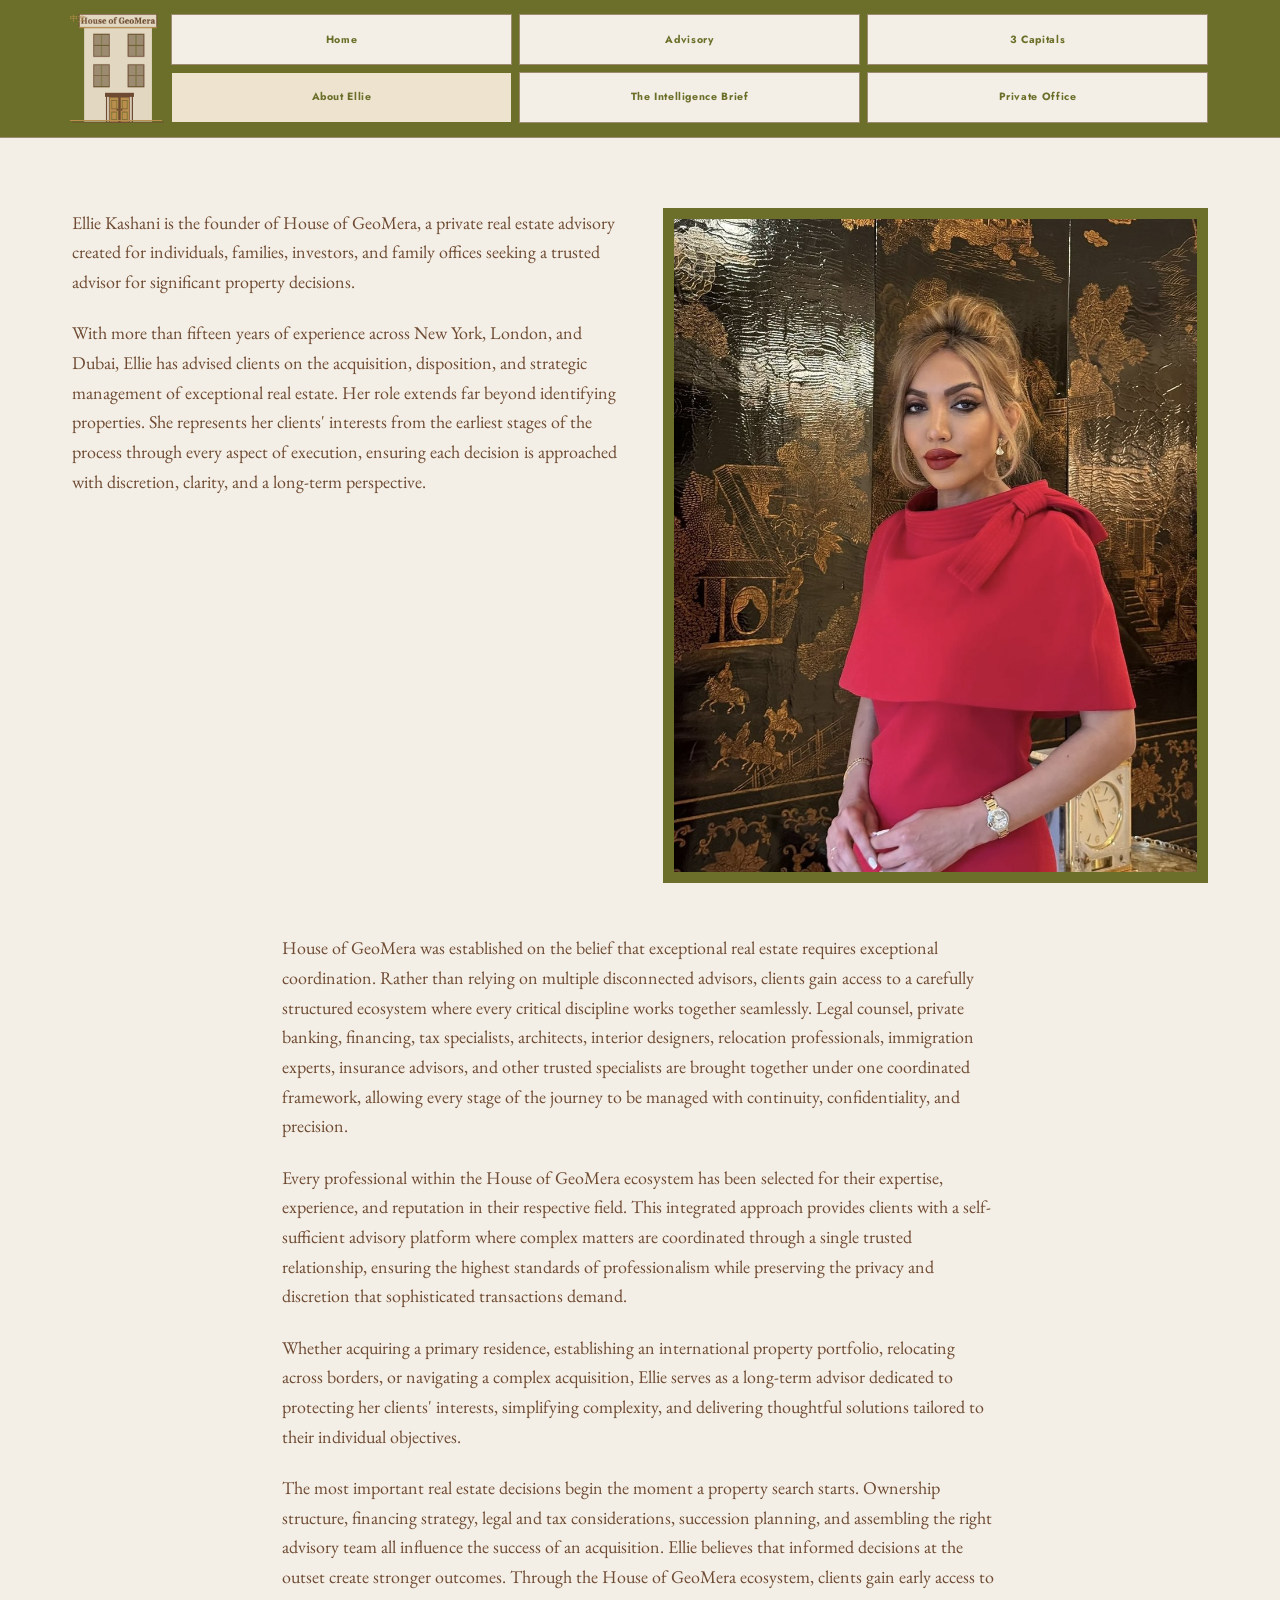
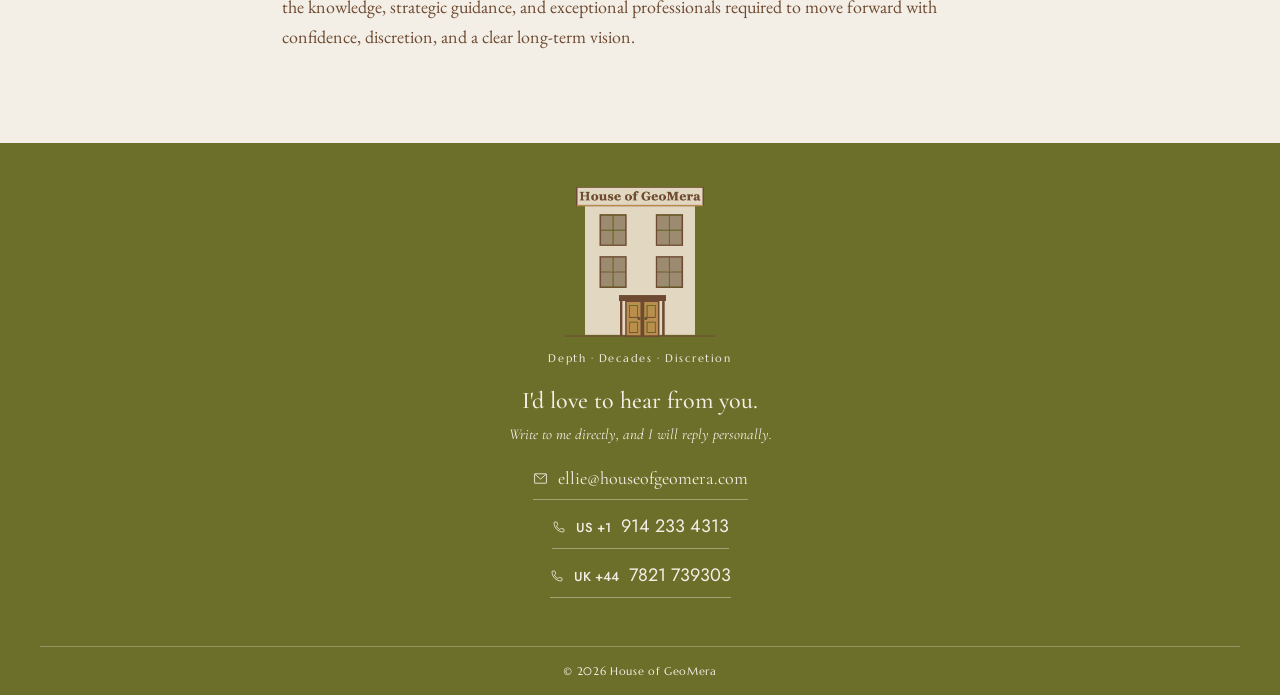
<file: about.html>
<!DOCTYPE html>
<html lang="en">
<head>
<meta charset="UTF-8">
<meta name="viewport" content="width=device-width, initial-scale=1.0">
<title>About Ellie Kashani | Founder, House of GeoMera</title>
<meta name="description" content="Meet Ellie Kashani, founder of House of GeoMera. A boutique private real estate advisory firm serving individuals, families, and family offices across New York, London, and Dubai with over two decades of expertise.">
<meta name="keywords" content="Ellie Kashani, House of GeoMera, private real estate advisory, boutique property advisor, London ultra prime property, Manhattan luxury real estate, Dubai property portfolio strategy, family office property advisor">
<link rel="canonical" href="https://www.houseofgeomera.com/about.html">
<meta name="robots" content="index, follow">
<meta property="og:type" content="profile">
<meta property="og:title" content="About Ellie Kashani | Founder, House of GeoMera">
<meta property="og:description" content="Private cross-border real estate advisory across New York, London, and Dubai. Over two decades of discretion and long-term asset strategy.">
<meta property="og:url" content="https://www.houseofgeomera.com/about.html">
<meta property="og:image" content="https://www.houseofgeomera.com/images/og-cover.jpg">
<meta property="og:site_name" content="House of GeoMera">
<meta property="profile:first_name" content="Ellie">
<meta property="profile:last_name" content="Kashani">
<meta name="twitter:card" content="summary_large_image">
<meta name="twitter:title" content="About Ellie Kashani | Founder, House of GeoMera">
<meta name="twitter:description" content="Private cross-border real estate advisory across New York, London, and Dubai.">
<meta name="twitter:image" content="https://www.houseofgeomera.com/images/og-cover.jpg">
<link rel="icon" type="image/png" sizes="32x32" href="images/favicon-32x32.png">
<link rel="icon" type="image/png" sizes="16x16" href="images/favicon-16x16.png">
<link rel="apple-touch-icon" sizes="180x180" href="images/apple-touch-icon.png">
<link rel="icon" href="images/favicon.ico">
<link rel="preconnect" href="https://fonts.googleapis.com">
<link rel="stylesheet" href="https://fonts.googleapis.com/css2?family=Cormorant+Garamond:wght@400;500;600&family=EB+Garamond:ital@0;1&family=Jost:wght@400;500;600&family=Marcellus&display=swap">
<link rel="stylesheet" href="css/style.css">
<script type="application/ld+json">
{
  "@context": "https://schema.org",
  "@graph": [
    {
      "@type": "RealEstateAgent",
      "@id": "https://www.houseofgeomera.com/",
      "name": "House of GeoMera",
      "url": "https://www.houseofgeomera.com/",
      "logo": "https://www.houseofgeomera.com/images/logo-house-of-geomera.png",
      "telephone": ["+1-914-233-4313", "+44-7821-739303"],
      "email": "ellie@houseofgeomera.com",
      "areaServed": [
        {"@type": "AdministrativeArea", "name": "New York City"},
        {"@type": "AdministrativeArea", "name": "London"},
        {"@type": "AdministrativeArea", "name": "Dubai"}
      ],
      "priceRange": "$$$$"
    },
    {
      "@type": "Person",
      "@id": "https://www.houseofgeomera.com/about.html#person",
      "name": "Ellie Kashani",
      "jobTitle": "Founder & Private Advisor",
      "worksFor": {
        "@type": "RealEstateAgent",
        "@id": "https://www.houseofgeomera.com/"
      },
      "image": "https://www.houseofgeomera.com/images/ellie-kashani.jpg",
      "knowsAbout": [
        "Luxury Real Estate Strategy",
        "Cross-Border Asset Protection",
        "Family Office Property Advisory"
      ]
    }
  ]
}
</script>
</head>
<body>

<header class="site-header">
  <div class="container">
    <div class="nav-grid">
      <div class="logo-cell">
        <a href="index.html" aria-label="House of GeoMera — Home">
          <img src="images/logo-house-of-geomera.png" alt="House of GeoMera">
        </a>
        <a href="zh.html" class="lang-tag">中文</a>
      </div>
      <a href="index.html" class="tab r1c2">Home</a>
      <a href="advisory.html" class="tab r1c3">Advisory</a>
      <div class="tab-cell r1c4">
        <span class="tab">3 Capitals</span>
        <div class="tab-dropdown">
          <a href="dubai.html">Dubai</a>
          <a href="london.html">London</a>
          <a href="new-york.html">New York</a>
        </div>
      </div>
      <a href="about.html" class="tab r2c2 current">About Ellie</a>
      <a href="/luxury-intelligence/global-report-2025-2026/" class="tab r2c3">The Intelligence Brief</a>
      <a href="/private-office/" class="tab r2c4">Private Office</a>
    </div>
  </div>
</header>

<main>
  <section>
    <div class="container">
      <div class="grid-2" style="margin-bottom: 50px;">
        <div class="prose" style="max-width: none;">
          <p>Ellie Kashani is the founder of House of GeoMera, a private real estate advisory created for individuals, families, investors, and family offices seeking a trusted advisor for significant property decisions.</p>
          <p>With more than fifteen years of experience across New York, London, and Dubai, Ellie has advised clients on the acquisition, disposition, and strategic management of exceptional real estate. Her role extends far beyond identifying properties. She represents her clients' interests from the earliest stages of the process through every aspect of execution, ensuring each decision is approached with discretion, clarity, and a long-term perspective.</p>
        </div>
        <div class="about-portrait">
          <img src="images/ellie-kashani.jpg" alt="Ellie Kashani, Founder of House of GeoMera">
        </div>
      </div>
    </div>
    <div class="container prose">
      <p>House of GeoMera was established on the belief that exceptional real estate requires exceptional coordination. Rather than relying on multiple disconnected advisors, clients gain access to a carefully structured ecosystem where every critical discipline works together seamlessly. Legal counsel, private banking, financing, tax specialists, architects, interior designers, relocation professionals, immigration experts, insurance advisors, and other trusted specialists are brought together under one coordinated framework, allowing every stage of the journey to be managed with continuity, confidentiality, and precision.</p>
      <p>Every professional within the House of GeoMera ecosystem has been selected for their expertise, experience, and reputation in their respective field. This integrated approach provides clients with a self-sufficient advisory platform where complex matters are coordinated through a single trusted relationship, ensuring the highest standards of professionalism while preserving the privacy and discretion that sophisticated transactions demand.</p>
      <p>Whether acquiring a primary residence, establishing an international property portfolio, relocating across borders, or navigating a complex acquisition, Ellie serves as a long-term advisor dedicated to protecting her clients' interests, simplifying complexity, and delivering thoughtful solutions tailored to their individual objectives.</p>
      <p>The most important real estate decisions begin the moment a property search starts. Ownership structure, financing strategy, legal and tax considerations, succession planning, and assembling the right advisory team all influence the success of an acquisition. Ellie believes that informed decisions at the outset create stronger outcomes. Through the House of GeoMera ecosystem, clients gain early access to the knowledge, strategic guidance, and exceptional professionals required to move forward with confidence, discretion, and a clear long-term vision.</p>
    </div>
  </section>


</main>

<footer class="hog-footer" id="contact">
  <div class="container hog-footer-inner">
    <div class="hog-footer-brand">
      <img src="images/logo-house-of-geomera.png" alt="House of GeoMera">
      <div class="hog-footer-tagline">Depth &middot; Decades &middot; Discretion</div>
    </div>
    <div class="hog-footer-divider"></div>
    <div class="hog-footer-contact">
      <h2>I'd love to hear from you.</h2>
      <p class="hog-footer-note">Write to me directly, and I will reply personally.</p>
      <a href="mailto:ellie@houseofgeomera.com" class="hog-contact-link">
        <svg width="15" height="15" viewBox="0 0 24 24" fill="none"><rect x="2.5" y="4.5" width="19" height="15" rx="0.5" stroke="#f4efe6" stroke-width="1.4"/><path d="M3.5 5.5L12 13L20.5 5.5" stroke="#f4efe6" stroke-width="1.4"/></svg>
        ellie@houseofgeomera.com
      </a>
      <a href="tel:+19142334313" class="hog-contact-link hog-phone">
        <svg width="14" height="14" viewBox="0 0 24 24" fill="none"><path d="M5 3.5C4 3.5 3.5 4 3.5 5C3.5 13.5 10.5 20.5 19 20.5C20 20.5 20.5 20 20.5 19V16.2C20.5 15.7 20.1 15.3 19.6 15.2L15.9 14.4C15.5 14.3 15.1 14.5 14.9 14.8L13.6 16.6C11 15.3 8.7 13 7.4 10.4L9.2 9.1C9.5 8.9 9.7 8.5 9.6 8.1L8.8 4.4C8.7 3.9 8.3 3.5 7.8 3.5H5Z" stroke="#f4efe6" stroke-width="1.4" stroke-linejoin="round"/></svg>
        <span><span class="hog-country">US +1</span>914 233 4313</span>
      </a>
      <a href="tel:+447821739303" class="hog-contact-link hog-phone">
        <svg width="14" height="14" viewBox="0 0 24 24" fill="none"><path d="M5 3.5C4 3.5 3.5 4 3.5 5C3.5 13.5 10.5 20.5 19 20.5C20 20.5 20.5 20 20.5 19V16.2C20.5 15.7 20.1 15.3 19.6 15.2L15.9 14.4C15.5 14.3 15.1 14.5 14.9 14.8L13.6 16.6C11 15.3 8.7 13 7.4 10.4L9.2 9.1C9.5 8.9 9.7 8.5 9.6 8.1L8.8 4.4C8.7 3.9 8.3 3.5 7.8 3.5H5Z" stroke="#f4efe6" stroke-width="1.4" stroke-linejoin="round"/></svg>
        <span><span class="hog-country">UK +44</span>7821 739303</span>
      </a>
    </div>
  </div>
  <div class="hog-footer-bottom container">&copy; 2026 House of GeoMera</div>
</footer>
<script src="js/main.js"></script>
</body>
</html>
</file>
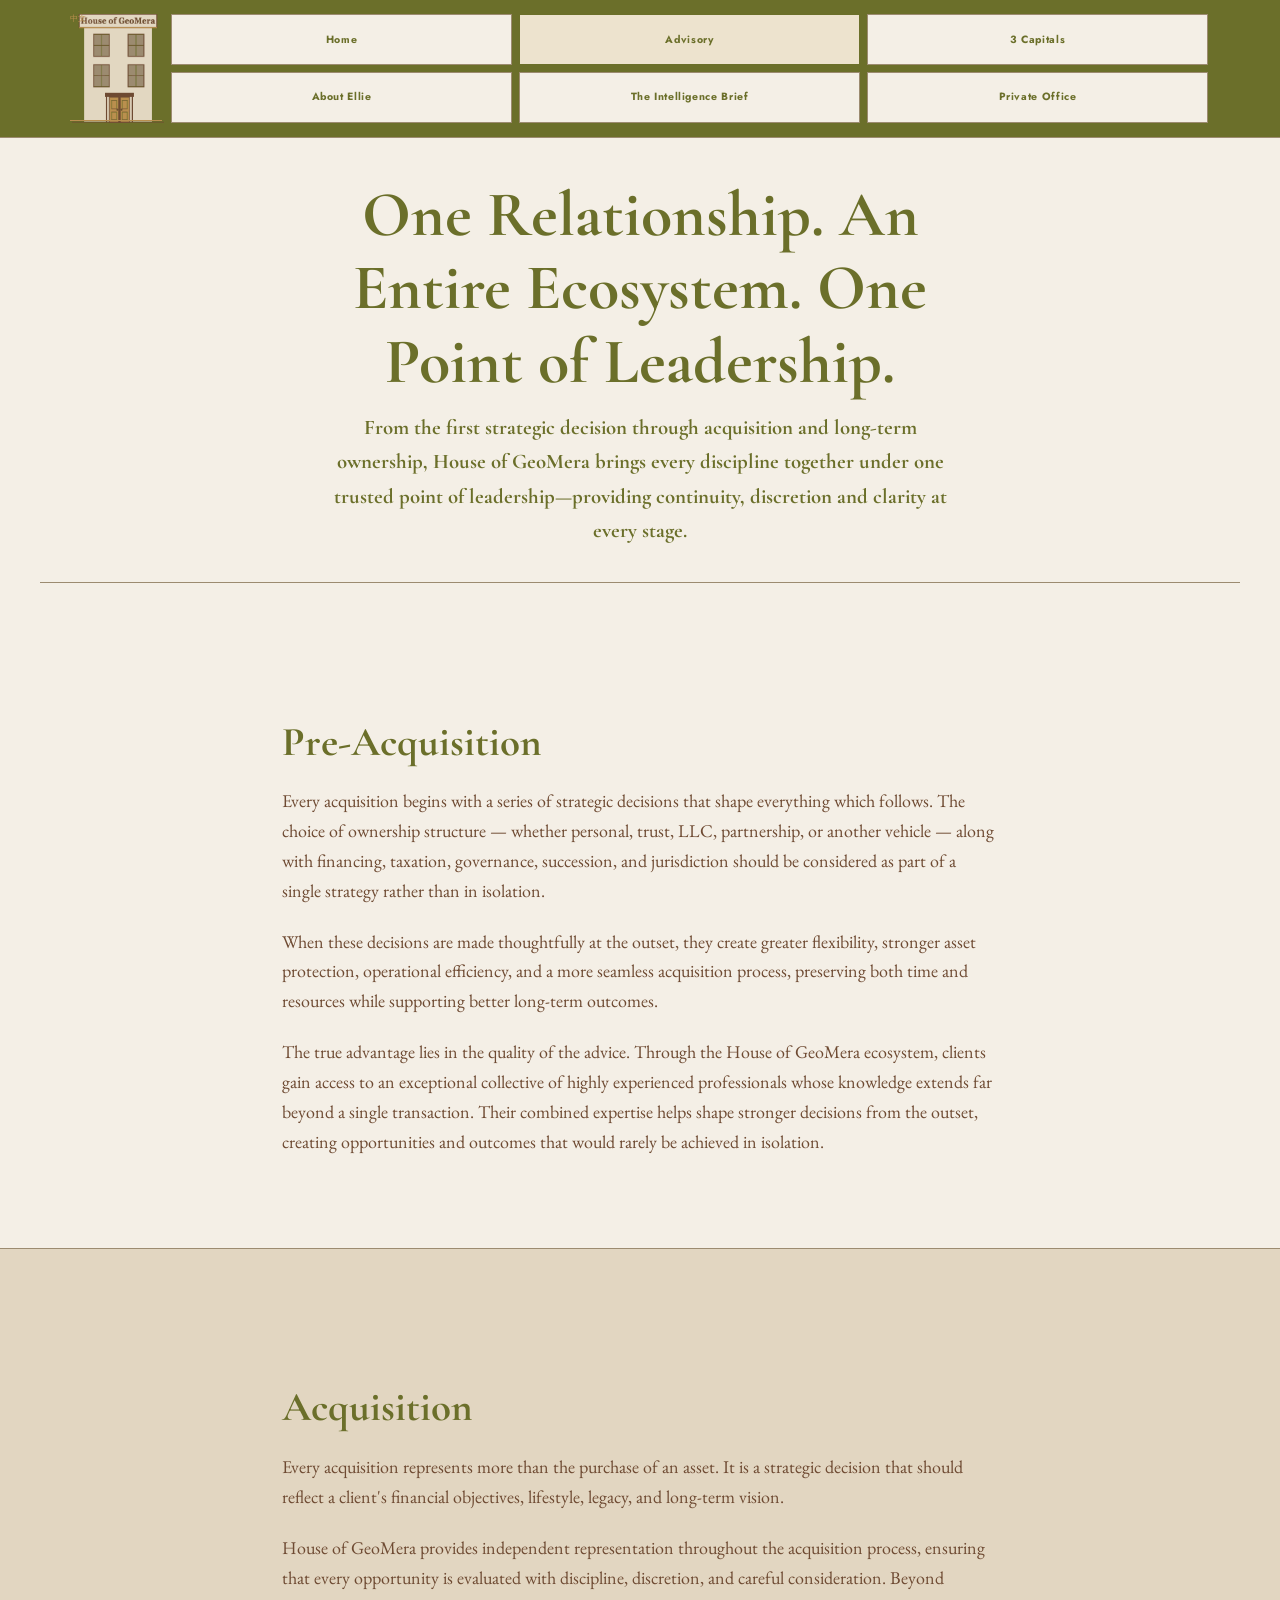
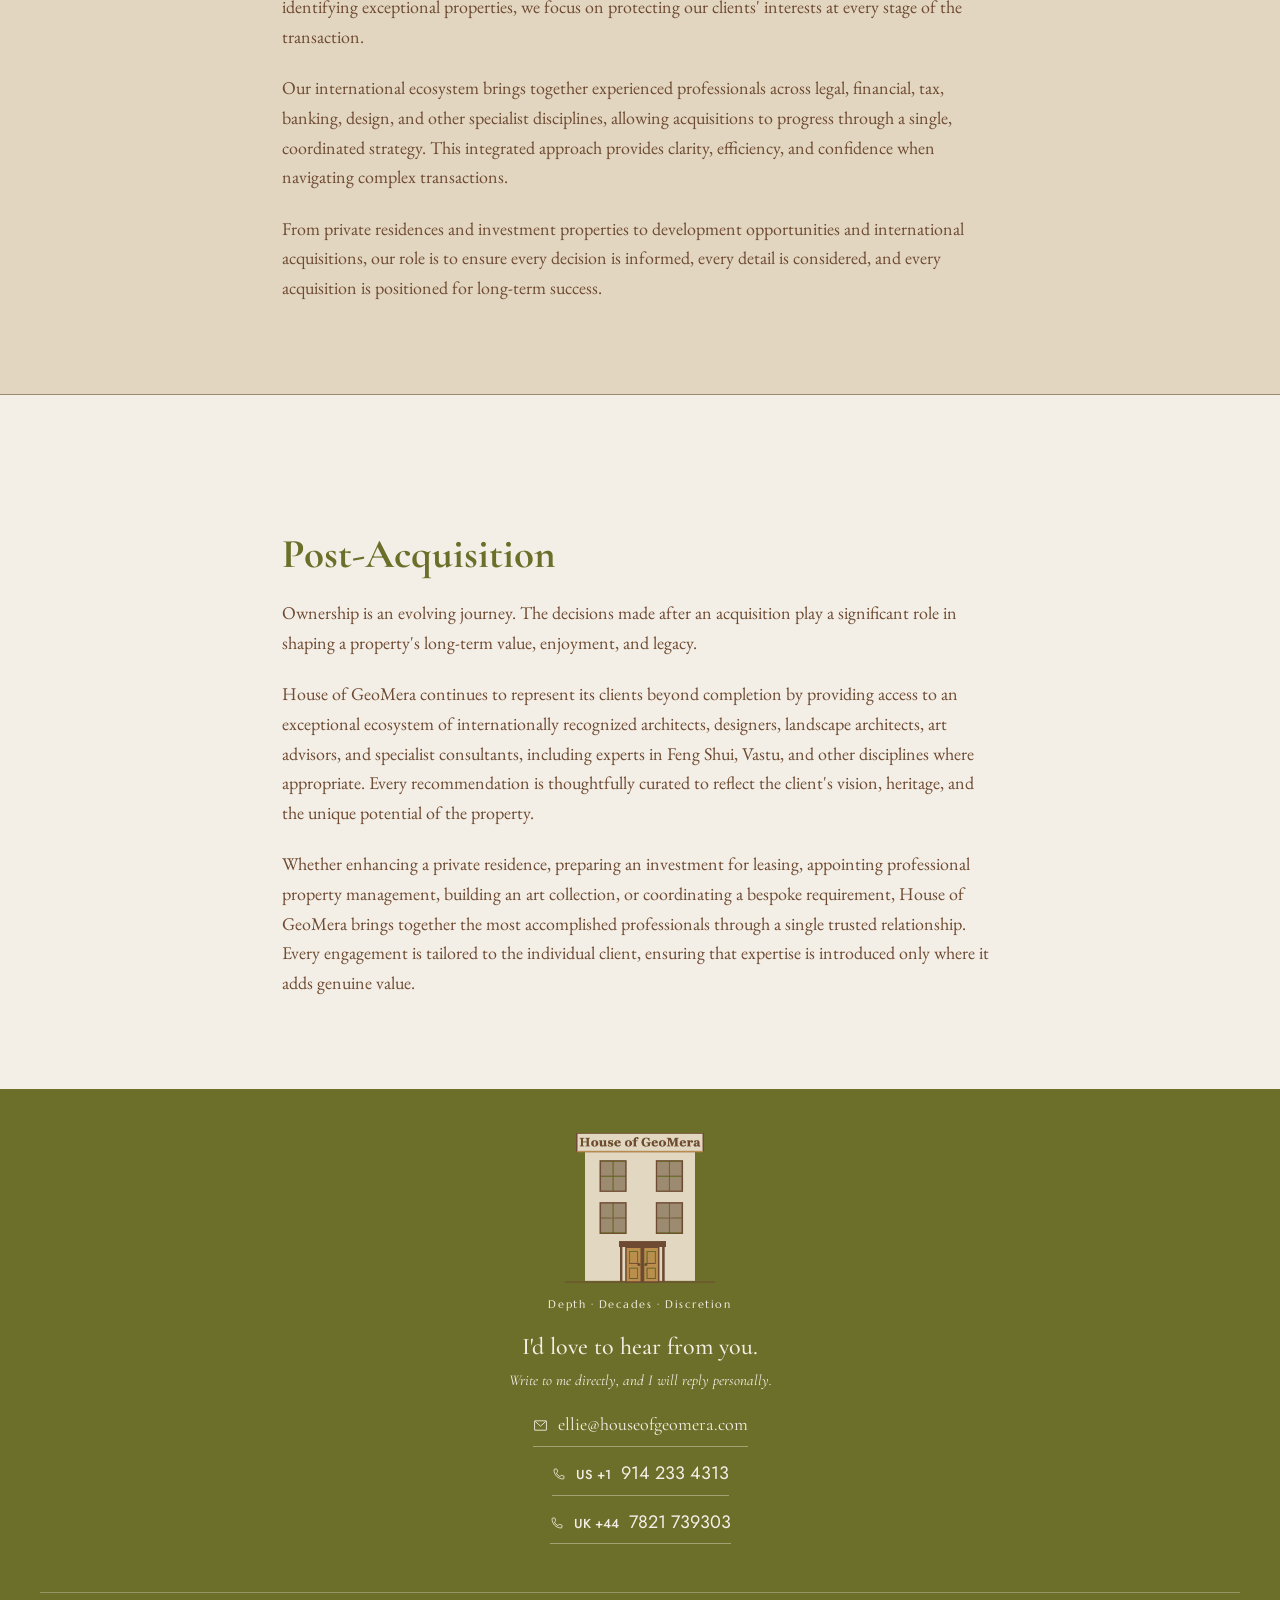
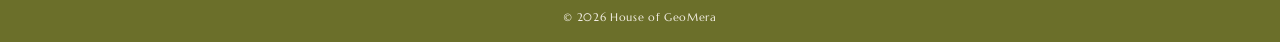
<file: advisory.html>
<!DOCTYPE html>
<html lang="en">
<head>
<meta charset="UTF-8">
<meta name="viewport" content="width=device-width, initial-scale=1.0">
<title>Advisory Services | Pre-Acquisition, Acquisition & Post-Acquisition — House of GeoMera</title>
<meta name="description" content="House of GeoMera provides end-to-end real estate advisory: pre-acquisition strategy, independent acquisition representation, and post-acquisition design and management coordination.">
<link rel="canonical" href="https://www.houseofgeomera.com/advisory.html">
<meta property="og:type" content="website">
<meta property="og:title" content="Advisory Services | Pre-Acquisition, Acquisition & Post-Acquisition — House of GeoMera">
<meta property="og:description" content="House of GeoMera provides end-to-end real estate advisory: pre-acquisition strategy, independent acquisition representation, and post-acquisition design and management coordination.">
<meta property="og:url" content="https://www.houseofgeomera.com/advisory.html">
<meta property="og:image" content="https://www.houseofgeomera.com/images/og-cover.jpg">
<meta name="twitter:card" content="summary_large_image">
<link rel="icon" type="image/png" sizes="32x32" href="images/favicon-32x32.png">
<link rel="icon" type="image/png" sizes="16x16" href="images/favicon-16x16.png">
<link rel="apple-touch-icon" sizes="180x180" href="images/apple-touch-icon.png">
<link rel="icon" href="images/favicon.ico">
<link rel="preconnect" href="https://fonts.googleapis.com">
<link rel="stylesheet" href="https://fonts.googleapis.com/css2?family=Cormorant+Garamond:wght@400;500;600&family=EB+Garamond:ital@0;1&family=Jost:wght@400;500;600&family=Marcellus&display=swap">
<link rel="stylesheet" href="css/style.css">
</head>
<body>

<header class="site-header">
  <div class="container">
    <div class="nav-grid">
      <div class="logo-cell">
        <a href="index.html" aria-label="House of GeoMera — Home">
          <img src="images/logo-house-of-geomera.png" alt="House of GeoMera">
        </a>
        <a href="zh.html" class="lang-tag">中文</a>
      </div>
      <a href="index.html" class="tab r1c2">Home</a>
      <a href="advisory.html" class="tab r1c3 current">Advisory</a>
      <div class="tab-cell r1c4">
        <span class="tab">3 Capitals</span>
        <div class="tab-dropdown">
          <a href="dubai.html">Dubai</a>
          <a href="london.html">London</a>
          <a href="new-york.html">New York</a>
        </div>
      </div>
      <a href="about.html" class="tab r2c2">About Ellie</a>
      <a href="/luxury-intelligence/global-report-2025-2026/" class="tab r2c3">The Intelligence Brief</a>
      <a href="/private-office/" class="tab r2c4">Private Office</a>
    </div>
  </div>
</header>

<main>
  <div class="page-hero page-hero-compact container">
    <div class="city-hero">
      <h1>One Relationship. An Entire Ecosystem. One Point of Leadership.</h1>
      <p class="city-hero-sub">From the first strategic decision through acquisition and long-term ownership, House of GeoMera brings every discipline together under one trusted point of leadership—providing continuity, discretion and clarity at every stage.</p>
    </div>
  </div>

  <section id="pre-acquisition">
    <div class="container prose">
      <h2>Pre-Acquisition</h2>
      <p>Every acquisition begins with a series of strategic decisions that shape everything which follows. The choice of ownership structure — whether personal, trust, LLC, partnership, or another vehicle — along with financing, taxation, governance, succession, and jurisdiction should be considered as part of a single strategy rather than in isolation.</p>
      <p>When these decisions are made thoughtfully at the outset, they create greater flexibility, stronger asset protection, operational efficiency, and a more seamless acquisition process, preserving both time and resources while supporting better long-term outcomes.</p>
      <p>The true advantage lies in the quality of the advice. Through the House of GeoMera ecosystem, clients gain access to an exceptional collective of highly experienced professionals whose knowledge extends far beyond a single transaction. Their combined expertise helps shape stronger decisions from the outset, creating opportunities and outcomes that would rarely be achieved in isolation.</p>
    </div>
  </section>

  <section id="acquisition" class="section-alt">
    <div class="container prose">
      <h2>Acquisition</h2>
      <p>Every acquisition represents more than the purchase of an asset. It is a strategic decision that should reflect a client's financial objectives, lifestyle, legacy, and long-term vision.</p>
      <p>House of GeoMera provides independent representation throughout the acquisition process, ensuring that every opportunity is evaluated with discipline, discretion, and careful consideration. Beyond identifying exceptional properties, we focus on protecting our clients' interests at every stage of the transaction.</p>
      <p>Our international ecosystem brings together experienced professionals across legal, financial, tax, banking, design, and other specialist disciplines, allowing acquisitions to progress through a single, coordinated strategy. This integrated approach provides clarity, efficiency, and confidence when navigating complex transactions.</p>
      <p>From private residences and investment properties to development opportunities and international acquisitions, our role is to ensure every decision is informed, every detail is considered, and every acquisition is positioned for long-term success.</p>
    </div>
  </section>

  <section id="post-acquisition">
    <div class="container prose">
      <h2>Post-Acquisition</h2>
      <p>Ownership is an evolving journey. The decisions made after an acquisition play a significant role in shaping a property's long-term value, enjoyment, and legacy.</p>
      <p>House of GeoMera continues to represent its clients beyond completion by providing access to an exceptional ecosystem of internationally recognized architects, designers, landscape architects, art advisors, and specialist consultants, including experts in Feng Shui, Vastu, and other disciplines where appropriate. Every recommendation is thoughtfully curated to reflect the client's vision, heritage, and the unique potential of the property.</p>
      <p>Whether enhancing a private residence, preparing an investment for leasing, appointing professional property management, building an art collection, or coordinating a bespoke requirement, House of GeoMera brings together the most accomplished professionals through a single trusted relationship. Every engagement is tailored to the individual client, ensuring that expertise is introduced only where it adds genuine value.</p>
    </div>
  </section>


</main>

<footer class="hog-footer" id="contact">
  <div class="container hog-footer-inner">
    <div class="hog-footer-brand">
      <img src="images/logo-house-of-geomera.png" alt="House of GeoMera">
      <div class="hog-footer-tagline">Depth &middot; Decades &middot; Discretion</div>
    </div>
    <div class="hog-footer-divider"></div>
    <div class="hog-footer-contact">
      <h2>I'd love to hear from you.</h2>
      <p class="hog-footer-note">Write to me directly, and I will reply personally.</p>
      <a href="mailto:ellie@houseofgeomera.com" class="hog-contact-link">
        <svg width="15" height="15" viewBox="0 0 24 24" fill="none"><rect x="2.5" y="4.5" width="19" height="15" rx="0.5" stroke="#f4efe6" stroke-width="1.4"/><path d="M3.5 5.5L12 13L20.5 5.5" stroke="#f4efe6" stroke-width="1.4"/></svg>
        ellie@houseofgeomera.com
      </a>
      <a href="tel:+19142334313" class="hog-contact-link hog-phone">
        <svg width="14" height="14" viewBox="0 0 24 24" fill="none"><path d="M5 3.5C4 3.5 3.5 4 3.5 5C3.5 13.5 10.5 20.5 19 20.5C20 20.5 20.5 20 20.5 19V16.2C20.5 15.7 20.1 15.3 19.6 15.2L15.9 14.4C15.5 14.3 15.1 14.5 14.9 14.8L13.6 16.6C11 15.3 8.7 13 7.4 10.4L9.2 9.1C9.5 8.9 9.7 8.5 9.6 8.1L8.8 4.4C8.7 3.9 8.3 3.5 7.8 3.5H5Z" stroke="#f4efe6" stroke-width="1.4" stroke-linejoin="round"/></svg>
        <span><span class="hog-country">US +1</span>914 233 4313</span>
      </a>
      <a href="tel:+447821739303" class="hog-contact-link hog-phone">
        <svg width="14" height="14" viewBox="0 0 24 24" fill="none"><path d="M5 3.5C4 3.5 3.5 4 3.5 5C3.5 13.5 10.5 20.5 19 20.5C20 20.5 20.5 20 20.5 19V16.2C20.5 15.7 20.1 15.3 19.6 15.2L15.9 14.4C15.5 14.3 15.1 14.5 14.9 14.8L13.6 16.6C11 15.3 8.7 13 7.4 10.4L9.2 9.1C9.5 8.9 9.7 8.5 9.6 8.1L8.8 4.4C8.7 3.9 8.3 3.5 7.8 3.5H5Z" stroke="#f4efe6" stroke-width="1.4" stroke-linejoin="round"/></svg>
        <span><span class="hog-country">UK +44</span>7821 739303</span>
      </a>
    </div>
  </div>
  <div class="hog-footer-bottom container">&copy; 2026 House of GeoMera</div>
</footer>
<script src="js/main.js"></script>
</body>
</html>
</file>
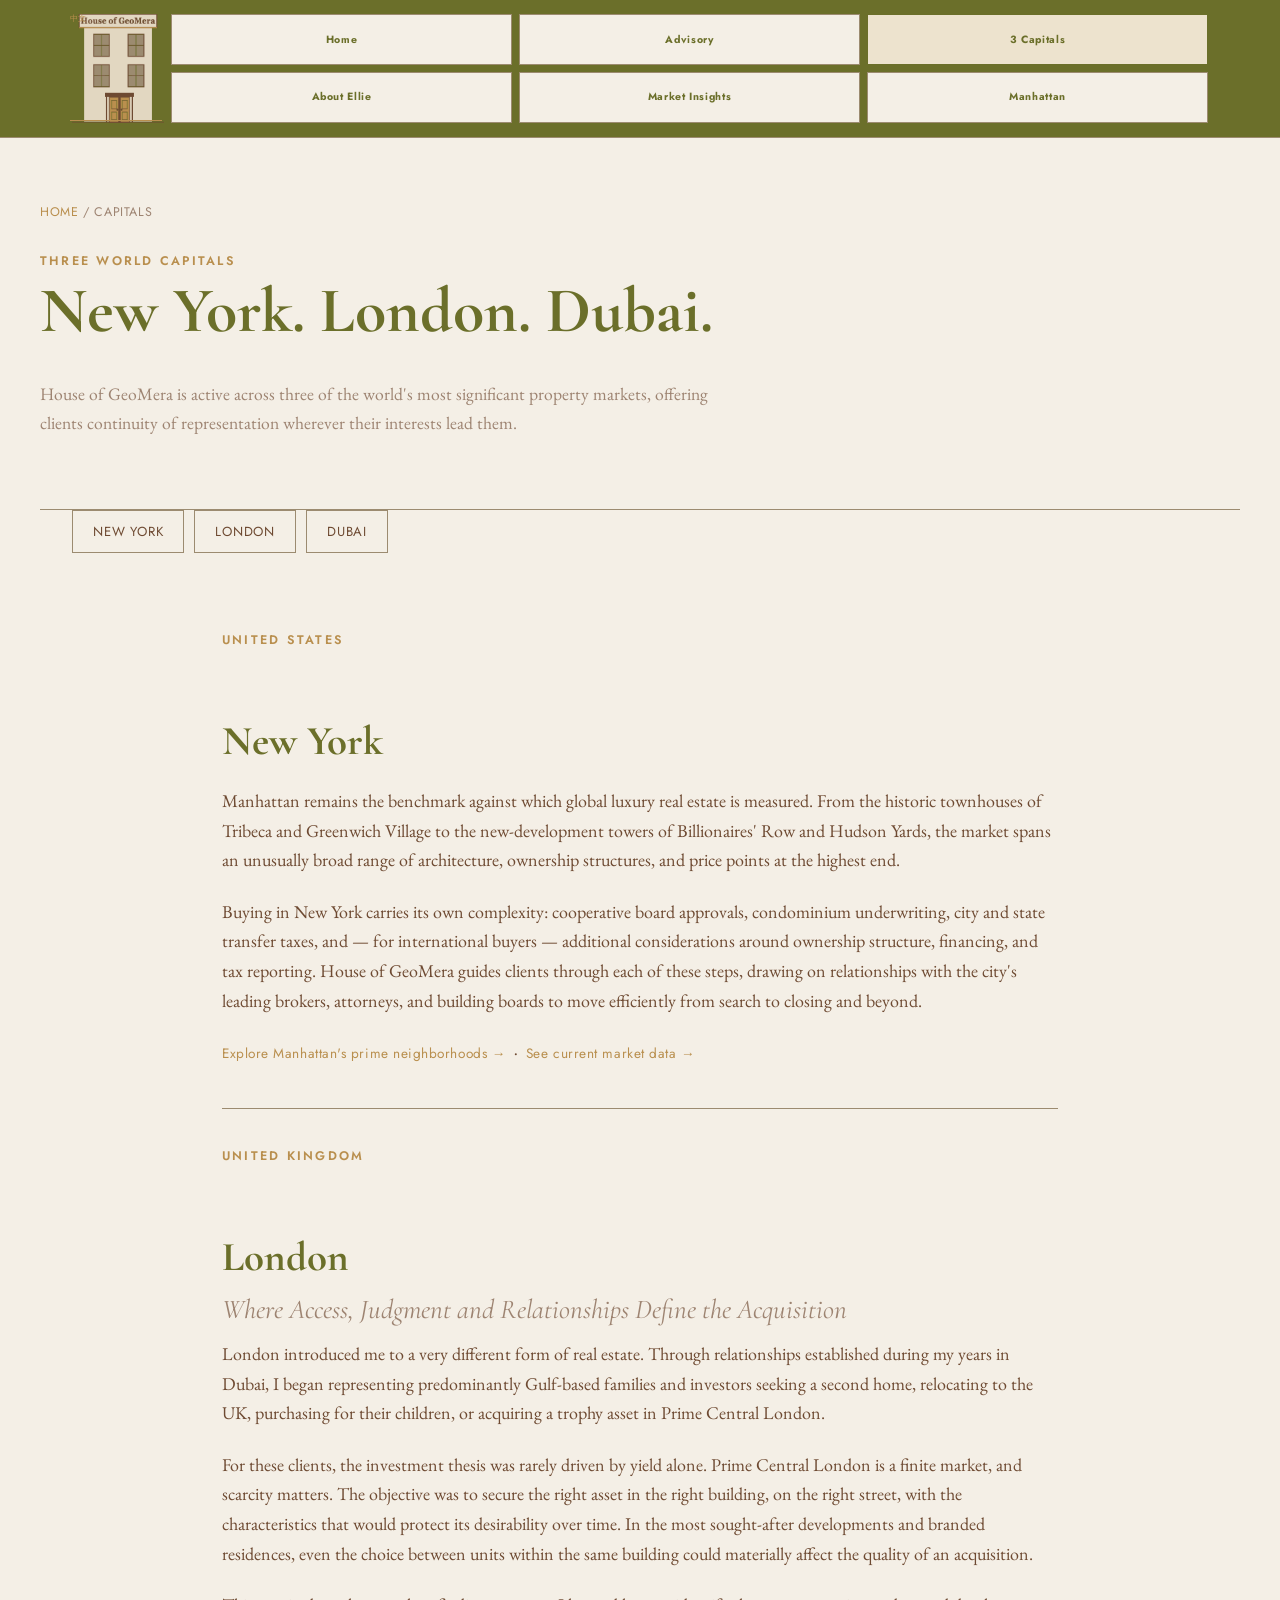
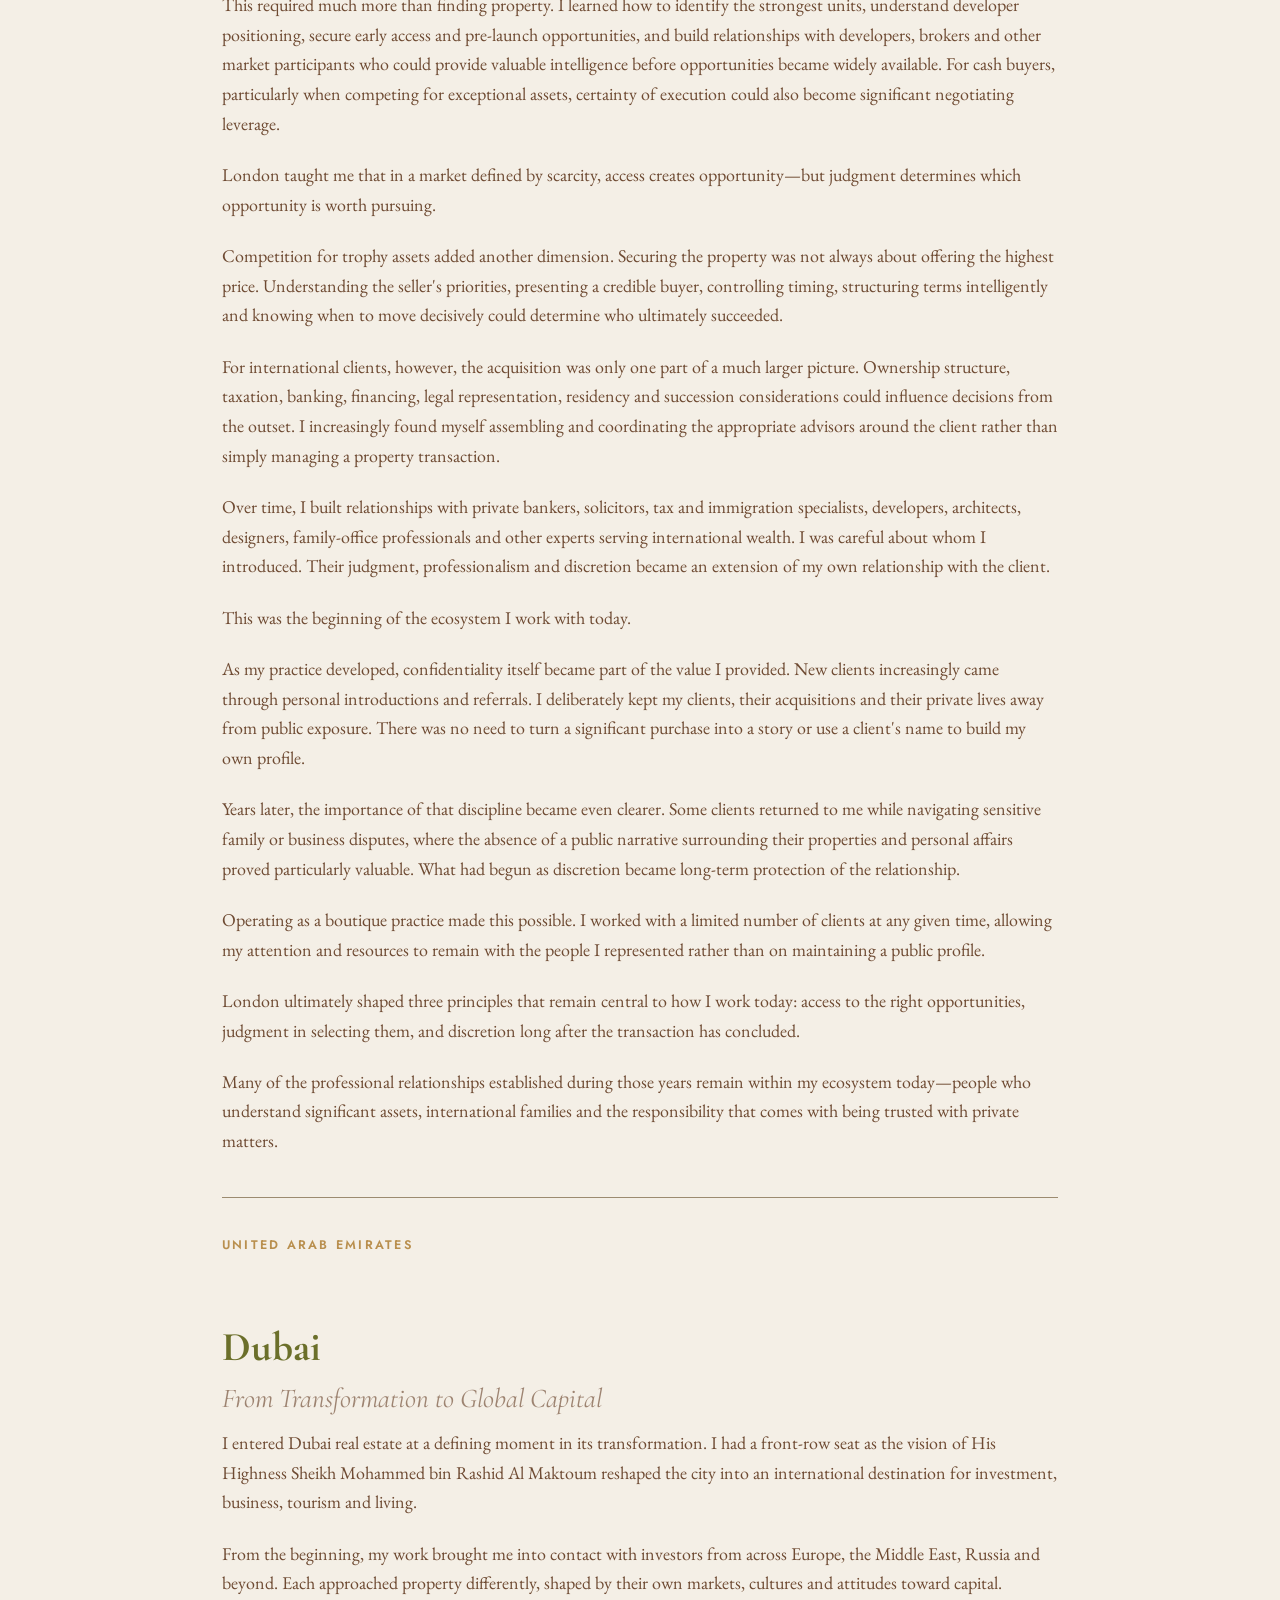
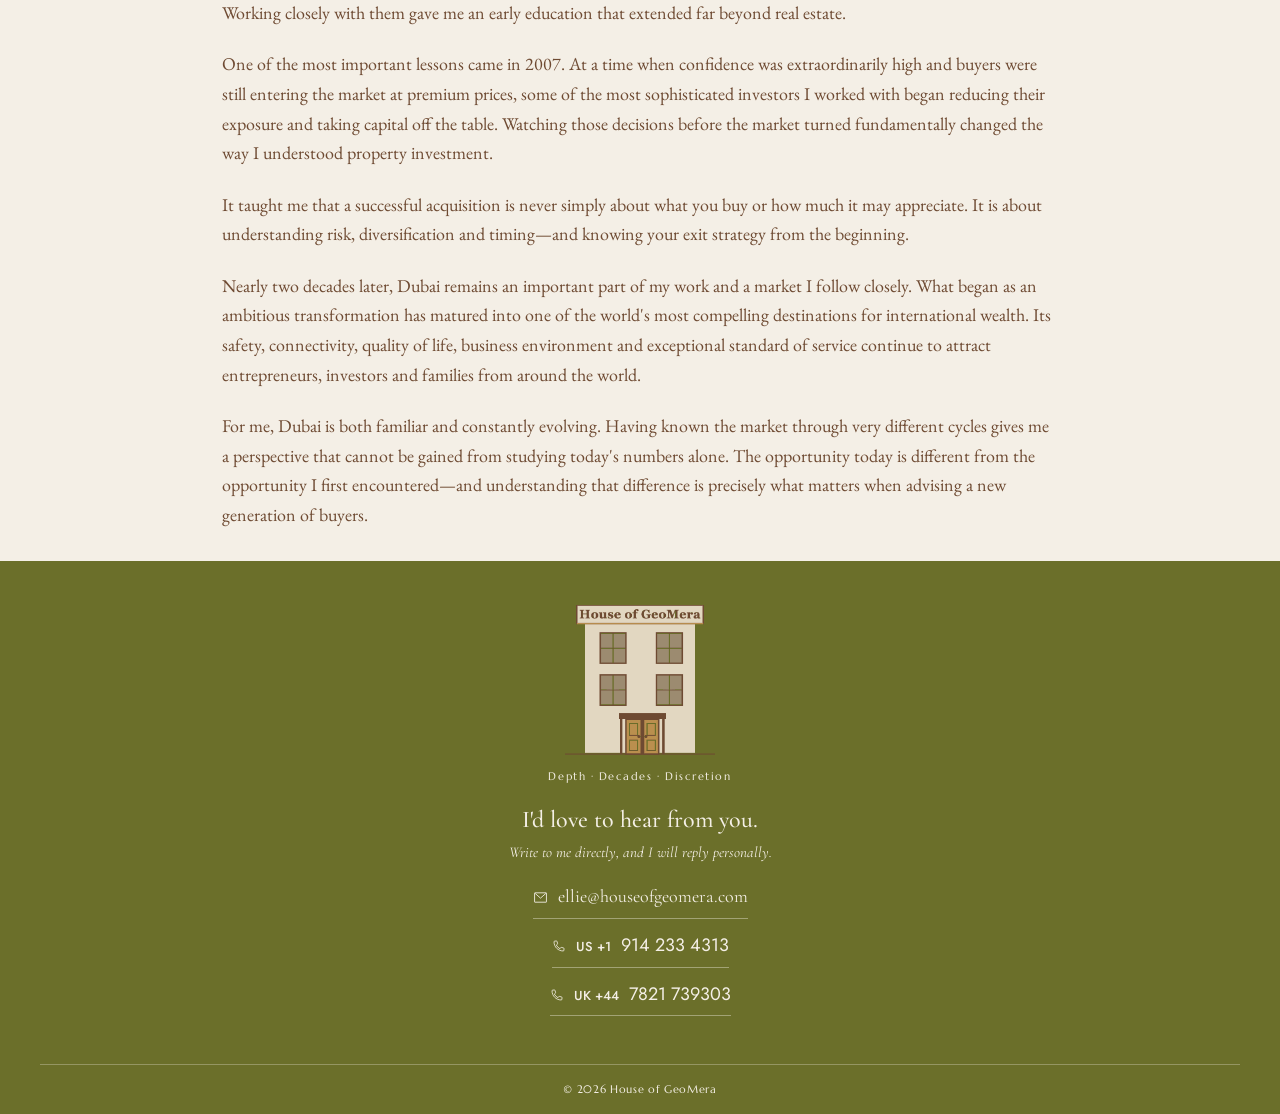
<file: capitals.html>
<!DOCTYPE html>
<html lang="en">
<head>
<meta charset="UTF-8">
<meta name="viewport" content="width=device-width, initial-scale=1.0">
<title>New York, London & Dubai Real Estate Advisory — House of GeoMera</title>
<meta name="description" content="House of GeoMera advises clients across three world capitals — New York, London, and Dubai — coordinating acquisition, ownership, and lifestyle expertise in each market.">
<link rel="canonical" href="https://www.houseofgeomera.com/capitals.html">
<meta property="og:type" content="website">
<meta property="og:title" content="New York, London & Dubai Real Estate Advisory — House of GeoMera">
<meta property="og:description" content="House of GeoMera advises clients across three world capitals — New York, London, and Dubai — coordinating acquisition, ownership, and lifestyle expertise in each market.">
<meta property="og:url" content="https://www.houseofgeomera.com/capitals.html">
<meta property="og:image" content="https://www.houseofgeomera.com/images/og-cover.jpg">
<meta name="twitter:card" content="summary_large_image">
<link rel="icon" type="image/png" sizes="32x32" href="images/favicon-32x32.png">
<link rel="icon" type="image/png" sizes="16x16" href="images/favicon-16x16.png">
<link rel="apple-touch-icon" sizes="180x180" href="images/apple-touch-icon.png">
<link rel="icon" href="images/favicon.ico">
<link rel="preconnect" href="https://fonts.googleapis.com">
<link rel="stylesheet" href="https://fonts.googleapis.com/css2?family=Cormorant+Garamond:wght@400;500;600&family=EB+Garamond:ital@0;1&family=Jost:wght@400;500;600&family=Marcellus&display=swap">
<link rel="stylesheet" href="css/style.css">
</head>
<body>

<header class="site-header">
  <div class="container">
    <div class="nav-grid">
      <div class="logo-cell">
        <a href="index.html" aria-label="House of GeoMera — Home">
          <img src="images/logo-house-of-geomera.png" alt="House of GeoMera">
        </a>
        <a href="zh.html" class="lang-tag">中文</a>
      </div>
      <a href="index.html" class="tab r1c2">Home</a>
      <a href="advisory.html" class="tab r1c3">Advisory</a>
      <div class="tab-cell r1c4">
        <a href="capitals.html" class="tab current">3 Capitals</a>
        <div class="tab-dropdown">
          <a href="capitals.html#dubai">Dubai</a>
          <a href="capitals.html#london">London</a>
          <a href="capitals.html#new-york">New York</a>
        </div>
      </div>
      <a href="about.html" class="tab r2c2">About Ellie</a>
      <a href="market-insights.html" class="tab r2c3">Market Insights</a>
      <a href="manhattan-neighborhoods.html" class="tab r2c4">Manhattan</a>
    </div>
  </div>
</header>

<main>
  <div class="page-hero container">
    <div class="breadcrumb"><a href="index.html">Home</a> / Capitals</div>
    <span class="eyebrow">Three World Capitals</span>
    <h1>New York. London. Dubai.</h1>
    <p style="max-width:680px; color:var(--text-muted); font-size:1.1rem;">House of GeoMera is active across three of the world's most significant property markets, offering clients continuity of representation wherever their interests lead them.</p>
  </div>

  <div class="container">
    <div class="city-tabs">
      <a href="#new-york">New York</a>
      <a href="#london">London</a>
      <a href="#dubai">Dubai</a>
    </div>
  </div>

  <div class="container prose" style="max-width:900px;">

    <div class="city-block" id="new-york">
      <span class="eyebrow">United States</span>
      <h2>New York</h2>
      <p>Manhattan remains the benchmark against which global luxury real estate is measured. From the historic townhouses of Tribeca and Greenwich Village to the new-development towers of Billionaires' Row and Hudson Yards, the market spans an unusually broad range of architecture, ownership structures, and price points at the highest end.</p>
      <p>Buying in New York carries its own complexity: cooperative board approvals, condominium underwriting, city and state transfer taxes, and — for international buyers — additional considerations around ownership structure, financing, and tax reporting. House of GeoMera guides clients through each of these steps, drawing on relationships with the city's leading brokers, attorneys, and building boards to move efficiently from search to closing and beyond.</p>
      <p><a href="manhattan-neighborhoods.html" style="color:var(--gold); font-family:var(--sans); font-size:0.85rem; letter-spacing:0.04em;">Explore Manhattan's prime neighborhoods &rarr;</a> &nbsp;&middot;&nbsp; <a href="market-insights.html" style="color:var(--gold); font-family:var(--sans); font-size:0.85rem; letter-spacing:0.04em;">See current market data &rarr;</a></p>
    </div>

    <div class="city-block" id="london">
      <span class="eyebrow">United Kingdom</span>
      <h2>London</h2>
      <h3 style="margin-top:-8px; font-weight:400; color:var(--text-muted); font-style:italic;">Where Access, Judgment and Relationships Define the Acquisition</h3>
      <p>London introduced me to a very different form of real estate. Through relationships established during my years in Dubai, I began representing predominantly Gulf-based families and investors seeking a second home, relocating to the UK, purchasing for their children, or acquiring a trophy asset in Prime Central London.</p>
      <p>For these clients, the investment thesis was rarely driven by yield alone. Prime Central London is a finite market, and scarcity matters. The objective was to secure the right asset in the right building, on the right street, with the characteristics that would protect its desirability over time. In the most sought-after developments and branded residences, even the choice between units within the same building could materially affect the quality of an acquisition.</p>
      <p>This required much more than finding property. I learned how to identify the strongest units, understand developer positioning, secure early access and pre-launch opportunities, and build relationships with developers, brokers and other market participants who could provide valuable intelligence before opportunities became widely available. For cash buyers, particularly when competing for exceptional assets, certainty of execution could also become significant negotiating leverage.</p>
      <p>London taught me that in a market defined by scarcity, access creates opportunity—but judgment determines which opportunity is worth pursuing.</p>
      <p>Competition for trophy assets added another dimension. Securing the property was not always about offering the highest price. Understanding the seller's priorities, presenting a credible buyer, controlling timing, structuring terms intelligently and knowing when to move decisively could determine who ultimately succeeded.</p>
      <p>For international clients, however, the acquisition was only one part of a much larger picture. Ownership structure, taxation, banking, financing, legal representation, residency and succession considerations could influence decisions from the outset. I increasingly found myself assembling and coordinating the appropriate advisors around the client rather than simply managing a property transaction.</p>
      <p>Over time, I built relationships with private bankers, solicitors, tax and immigration specialists, developers, architects, designers, family-office professionals and other experts serving international wealth. I was careful about whom I introduced. Their judgment, professionalism and discretion became an extension of my own relationship with the client.</p>
      <p>This was the beginning of the ecosystem I work with today.</p>
      <p>As my practice developed, confidentiality itself became part of the value I provided. New clients increasingly came through personal introductions and referrals. I deliberately kept my clients, their acquisitions and their private lives away from public exposure. There was no need to turn a significant purchase into a story or use a client's name to build my own profile.</p>
      <p>Years later, the importance of that discipline became even clearer. Some clients returned to me while navigating sensitive family or business disputes, where the absence of a public narrative surrounding their properties and personal affairs proved particularly valuable. What had begun as discretion became long-term protection of the relationship.</p>
      <p>Operating as a boutique practice made this possible. I worked with a limited number of clients at any given time, allowing my attention and resources to remain with the people I represented rather than on maintaining a public profile.</p>
      <p>London ultimately shaped three principles that remain central to how I work today: access to the right opportunities, judgment in selecting them, and discretion long after the transaction has concluded.</p>
      <p>Many of the professional relationships established during those years remain within my ecosystem today—people who understand significant assets, international families and the responsibility that comes with being trusted with private matters.</p>
    </div>

    <div class="city-block" id="dubai">
      <span class="eyebrow">United Arab Emirates</span>
      <h2>Dubai</h2>
      <h3 style="margin-top:-8px; font-weight:400; color:var(--text-muted); font-style:italic;">From Transformation to Global Capital</h3>
      <p>I entered Dubai real estate at a defining moment in its transformation. I had a front-row seat as the vision of His Highness Sheikh Mohammed bin Rashid Al Maktoum reshaped the city into an international destination for investment, business, tourism and living.</p>
      <p>From the beginning, my work brought me into contact with investors from across Europe, the Middle East, Russia and beyond. Each approached property differently, shaped by their own markets, cultures and attitudes toward capital. Working closely with them gave me an early education that extended far beyond real estate.</p>
      <p>One of the most important lessons came in 2007. At a time when confidence was extraordinarily high and buyers were still entering the market at premium prices, some of the most sophisticated investors I worked with began reducing their exposure and taking capital off the table. Watching those decisions before the market turned fundamentally changed the way I understood property investment.</p>
      <p>It taught me that a successful acquisition is never simply about what you buy or how much it may appreciate. It is about understanding risk, diversification and timing—and knowing your exit strategy from the beginning.</p>
      <p>Nearly two decades later, Dubai remains an important part of my work and a market I follow closely. What began as an ambitious transformation has matured into one of the world's most compelling destinations for international wealth. Its safety, connectivity, quality of life, business environment and exceptional standard of service continue to attract entrepreneurs, investors and families from around the world.</p>
      <p>For me, Dubai is both familiar and constantly evolving. Having known the market through very different cycles gives me a perspective that cannot be gained from studying today's numbers alone. The opportunity today is different from the opportunity I first encountered—and understanding that difference is precisely what matters when advising a new generation of buyers.</p>
    </div>

  </div>


</main>

<footer class="hog-footer" id="contact">
  <div class="container hog-footer-inner">
    <div class="hog-footer-brand">
      <img src="images/logo-house-of-geomera.png" alt="House of GeoMera">
      <div class="hog-footer-tagline">Depth &middot; Decades &middot; Discretion</div>
    </div>
    <div class="hog-footer-divider"></div>
    <div class="hog-footer-contact">
      <h2>I'd love to hear from you.</h2>
      <p class="hog-footer-note">Write to me directly, and I will reply personally.</p>
      <a href="mailto:ellie@houseofgeomera.com" class="hog-contact-link">
        <svg width="15" height="15" viewBox="0 0 24 24" fill="none"><rect x="2.5" y="4.5" width="19" height="15" rx="0.5" stroke="#f4efe6" stroke-width="1.4"/><path d="M3.5 5.5L12 13L20.5 5.5" stroke="#f4efe6" stroke-width="1.4"/></svg>
        ellie@houseofgeomera.com
      </a>
      <a href="tel:+19142334313" class="hog-contact-link hog-phone">
        <svg width="14" height="14" viewBox="0 0 24 24" fill="none"><path d="M5 3.5C4 3.5 3.5 4 3.5 5C3.5 13.5 10.5 20.5 19 20.5C20 20.5 20.5 20 20.5 19V16.2C20.5 15.7 20.1 15.3 19.6 15.2L15.9 14.4C15.5 14.3 15.1 14.5 14.9 14.8L13.6 16.6C11 15.3 8.7 13 7.4 10.4L9.2 9.1C9.5 8.9 9.7 8.5 9.6 8.1L8.8 4.4C8.7 3.9 8.3 3.5 7.8 3.5H5Z" stroke="#f4efe6" stroke-width="1.4" stroke-linejoin="round"/></svg>
        <span><span class="hog-country">US +1</span>914 233 4313</span>
      </a>
      <a href="tel:+447821739303" class="hog-contact-link hog-phone">
        <svg width="14" height="14" viewBox="0 0 24 24" fill="none"><path d="M5 3.5C4 3.5 3.5 4 3.5 5C3.5 13.5 10.5 20.5 19 20.5C20 20.5 20.5 20 20.5 19V16.2C20.5 15.7 20.1 15.3 19.6 15.2L15.9 14.4C15.5 14.3 15.1 14.5 14.9 14.8L13.6 16.6C11 15.3 8.7 13 7.4 10.4L9.2 9.1C9.5 8.9 9.7 8.5 9.6 8.1L8.8 4.4C8.7 3.9 8.3 3.5 7.8 3.5H5Z" stroke="#f4efe6" stroke-width="1.4" stroke-linejoin="round"/></svg>
        <span><span class="hog-country">UK +44</span>7821 739303</span>
      </a>
    </div>
  </div>
  <div class="hog-footer-bottom container">&copy; 2026 House of GeoMera</div>
</footer>
<script src="js/main.js"></script>
</body>
</html>
</file>
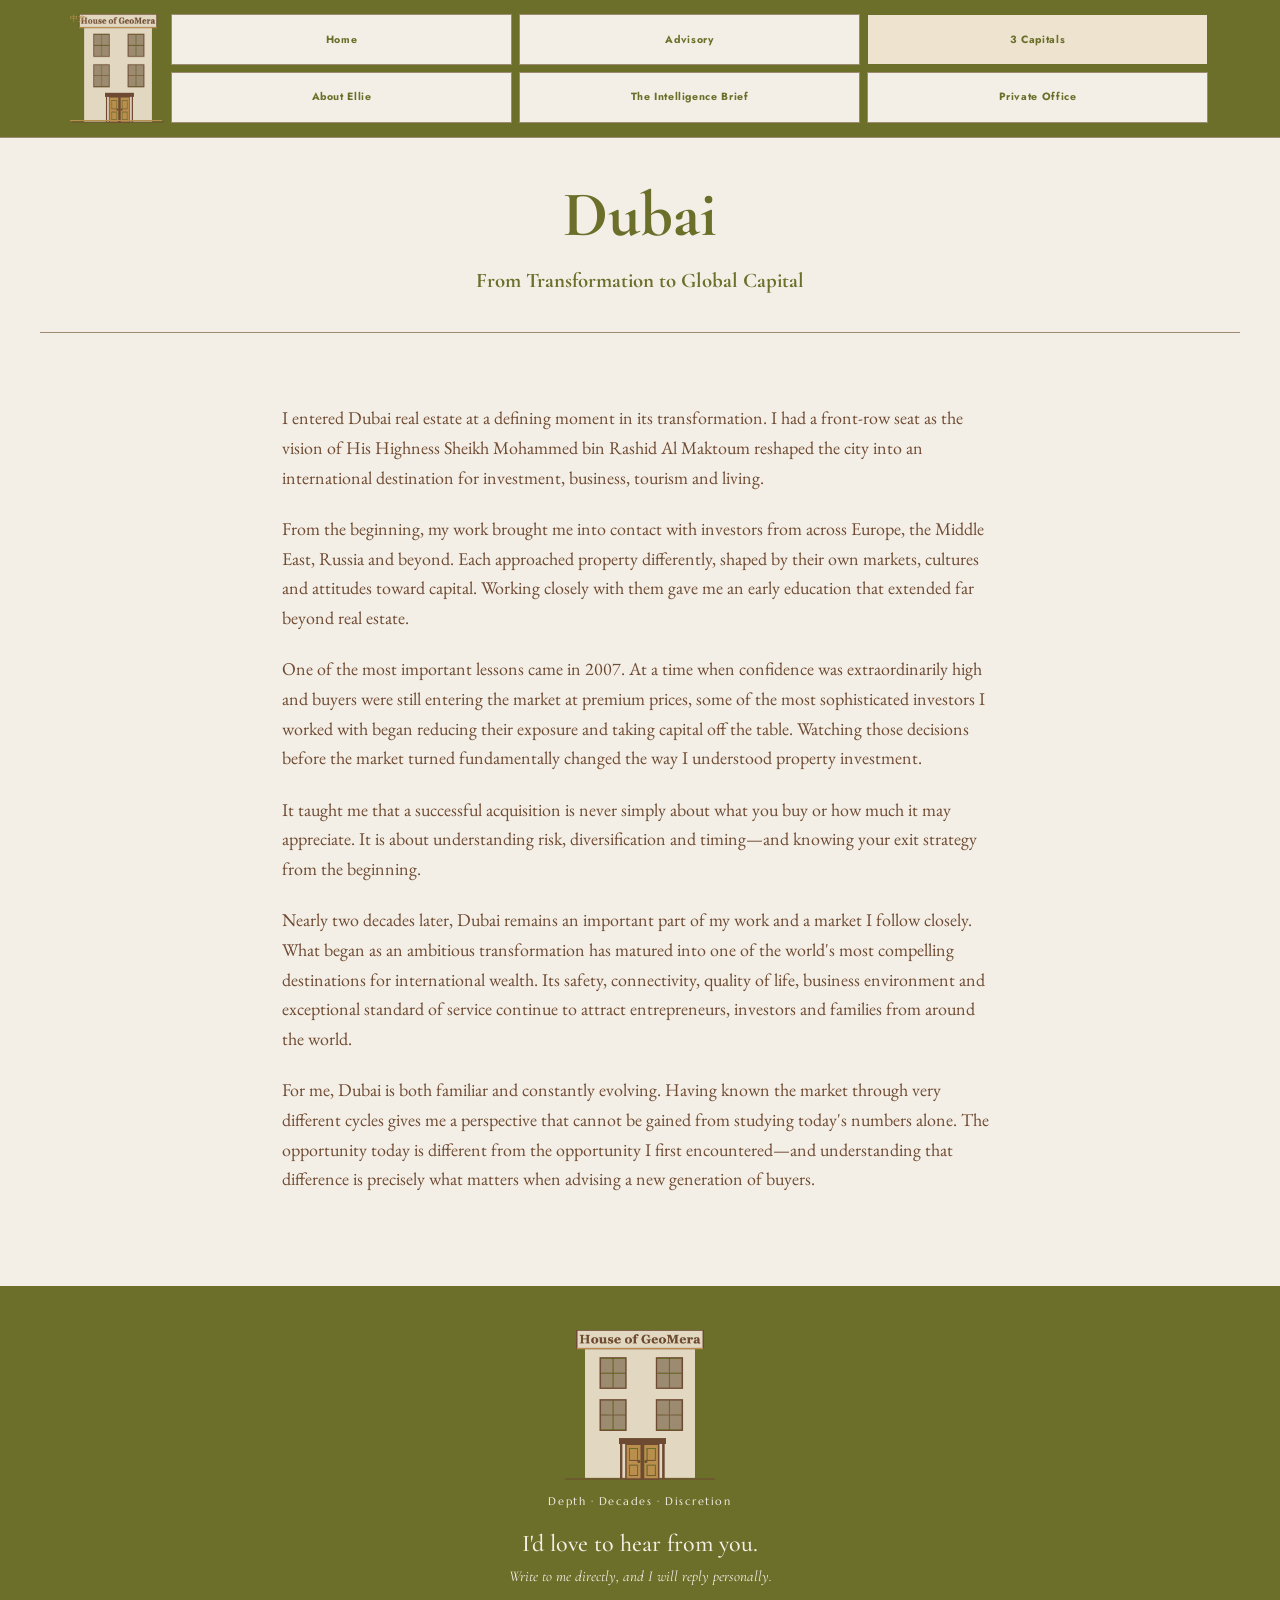
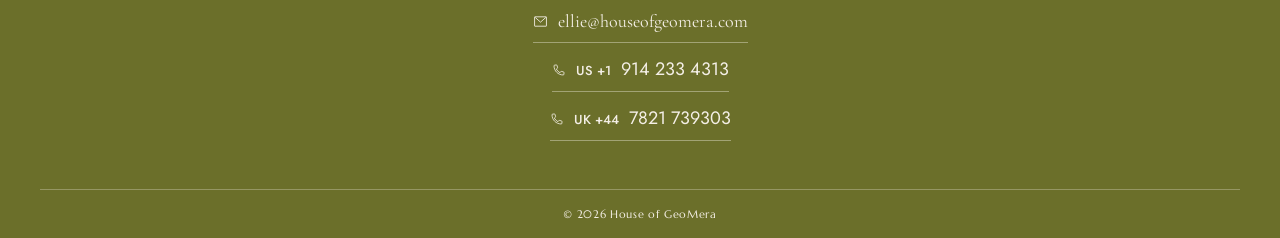
<file: dubai.html>
<!DOCTYPE html>
<html lang="en">
<head>
<meta charset="UTF-8">
<meta name="viewport" content="width=device-width, initial-scale=1.0">
<title>Dubai Real Estate Advisory — House of GeoMera</title>
<meta name="description" content="From transformation to global capital: Ellie Kashani's perspective on nearly two decades advising international buyers in the Dubai real estate market.">
<link rel="canonical" href="https://www.houseofgeomera.com/dubai.html">
<meta property="og:type" content="website">
<meta property="og:title" content="Dubai Real Estate Advisory — House of GeoMera">
<meta property="og:description" content="From transformation to global capital: Ellie Kashani's perspective on nearly two decades advising international buyers in the Dubai real estate market.">
<meta property="og:url" content="https://www.houseofgeomera.com/dubai.html">
<meta property="og:image" content="https://www.houseofgeomera.com/images/og-cover.jpg">
<meta name="twitter:card" content="summary_large_image">
<link rel="icon" type="image/png" sizes="32x32" href="images/favicon-32x32.png">
<link rel="icon" type="image/png" sizes="16x16" href="images/favicon-16x16.png">
<link rel="apple-touch-icon" sizes="180x180" href="images/apple-touch-icon.png">
<link rel="icon" href="images/favicon.ico">
<link rel="preconnect" href="https://fonts.googleapis.com">
<link rel="stylesheet" href="https://fonts.googleapis.com/css2?family=Cormorant+Garamond:wght@400;500;600&family=EB+Garamond:ital@0;1&family=Jost:wght@400;500;600&family=Marcellus&display=swap">
<link rel="stylesheet" href="css/style.css">
</head>
<body>

<header class="site-header">
  <div class="container">
    <div class="nav-grid">
      <div class="logo-cell">
        <a href="index.html" aria-label="House of GeoMera — Home">
          <img src="images/logo-house-of-geomera.png" alt="House of GeoMera">
        </a>
        <a href="zh.html" class="lang-tag">中文</a>
      </div>
      <a href="index.html" class="tab r1c2">Home</a>
      <a href="advisory.html" class="tab r1c3">Advisory</a>
      <div class="tab-cell r1c4">
        <span class="tab current">3 Capitals</span>
        <div class="tab-dropdown">
          <a href="dubai.html" class="current">Dubai</a>
          <a href="london.html">London</a>
          <a href="new-york.html">New York</a>
        </div>
      </div>
      <a href="about.html" class="tab r2c2">About Ellie</a>
      <a href="/luxury-intelligence/global-report-2025-2026/" class="tab r2c3">The Intelligence Brief</a>
      <a href="/private-office/" class="tab r2c4">Private Office</a>
    </div>
  </div>
</header>

<main>
  <div class="page-hero page-hero-compact container">
    <div class="city-hero">
      <h1>Dubai</h1>
      <p class="city-hero-sub">From Transformation to Global Capital</p>
    </div>
  </div>

  <section>
    <div class="container prose">
      <p>I entered Dubai real estate at a defining moment in its transformation. I had a front-row seat as the vision of His Highness Sheikh Mohammed bin Rashid Al Maktoum reshaped the city into an international destination for investment, business, tourism and living.</p>
      <p>From the beginning, my work brought me into contact with investors from across Europe, the Middle East, Russia and beyond. Each approached property differently, shaped by their own markets, cultures and attitudes toward capital. Working closely with them gave me an early education that extended far beyond real estate.</p>
      <p>One of the most important lessons came in 2007. At a time when confidence was extraordinarily high and buyers were still entering the market at premium prices, some of the most sophisticated investors I worked with began reducing their exposure and taking capital off the table. Watching those decisions before the market turned fundamentally changed the way I understood property investment.</p>
      <p>It taught me that a successful acquisition is never simply about what you buy or how much it may appreciate. It is about understanding risk, diversification and timing—and knowing your exit strategy from the beginning.</p>
      <p>Nearly two decades later, Dubai remains an important part of my work and a market I follow closely. What began as an ambitious transformation has matured into one of the world's most compelling destinations for international wealth. Its safety, connectivity, quality of life, business environment and exceptional standard of service continue to attract entrepreneurs, investors and families from around the world.</p>
      <p>For me, Dubai is both familiar and constantly evolving. Having known the market through very different cycles gives me a perspective that cannot be gained from studying today's numbers alone. The opportunity today is different from the opportunity I first encountered—and understanding that difference is precisely what matters when advising a new generation of buyers.</p>
    </div>
  </section>
</main>

<footer class="hog-footer" id="contact">
  <div class="container hog-footer-inner">
    <div class="hog-footer-brand">
      <img src="images/logo-house-of-geomera.png" alt="House of GeoMera">
      <div class="hog-footer-tagline">Depth &middot; Decades &middot; Discretion</div>
    </div>
    <div class="hog-footer-divider"></div>
    <div class="hog-footer-contact">
      <h2>I'd love to hear from you.</h2>
      <p class="hog-footer-note">Write to me directly, and I will reply personally.</p>
      <a href="mailto:ellie@houseofgeomera.com" class="hog-contact-link">
        <svg width="15" height="15" viewBox="0 0 24 24" fill="none"><rect x="2.5" y="4.5" width="19" height="15" rx="0.5" stroke="#f4efe6" stroke-width="1.4"/><path d="M3.5 5.5L12 13L20.5 5.5" stroke="#f4efe6" stroke-width="1.4"/></svg>
        ellie@houseofgeomera.com
      </a>
      <a href="tel:+19142334313" class="hog-contact-link hog-phone">
        <svg width="14" height="14" viewBox="0 0 24 24" fill="none"><path d="M5 3.5C4 3.5 3.5 4 3.5 5C3.5 13.5 10.5 20.5 19 20.5C20 20.5 20.5 20 20.5 19V16.2C20.5 15.7 20.1 15.3 19.6 15.2L15.9 14.4C15.5 14.3 15.1 14.5 14.9 14.8L13.6 16.6C11 15.3 8.7 13 7.4 10.4L9.2 9.1C9.5 8.9 9.7 8.5 9.6 8.1L8.8 4.4C8.7 3.9 8.3 3.5 7.8 3.5H5Z" stroke="#f4efe6" stroke-width="1.4" stroke-linejoin="round"/></svg>
        <span><span class="hog-country">US +1</span>914 233 4313</span>
      </a>
      <a href="tel:+447821739303" class="hog-contact-link hog-phone">
        <svg width="14" height="14" viewBox="0 0 24 24" fill="none"><path d="M5 3.5C4 3.5 3.5 4 3.5 5C3.5 13.5 10.5 20.5 19 20.5C20 20.5 20.5 20 20.5 19V16.2C20.5 15.7 20.1 15.3 19.6 15.2L15.9 14.4C15.5 14.3 15.1 14.5 14.9 14.8L13.6 16.6C11 15.3 8.7 13 7.4 10.4L9.2 9.1C9.5 8.9 9.7 8.5 9.6 8.1L8.8 4.4C8.7 3.9 8.3 3.5 7.8 3.5H5Z" stroke="#f4efe6" stroke-width="1.4" stroke-linejoin="round"/></svg>
        <span><span class="hog-country">UK +44</span>7821 739303</span>
      </a>
    </div>
  </div>
  <div class="hog-footer-bottom container">&copy; 2026 House of GeoMera</div>
</footer>
<script src="js/main.js"></script>
</body>
</html>
</file>
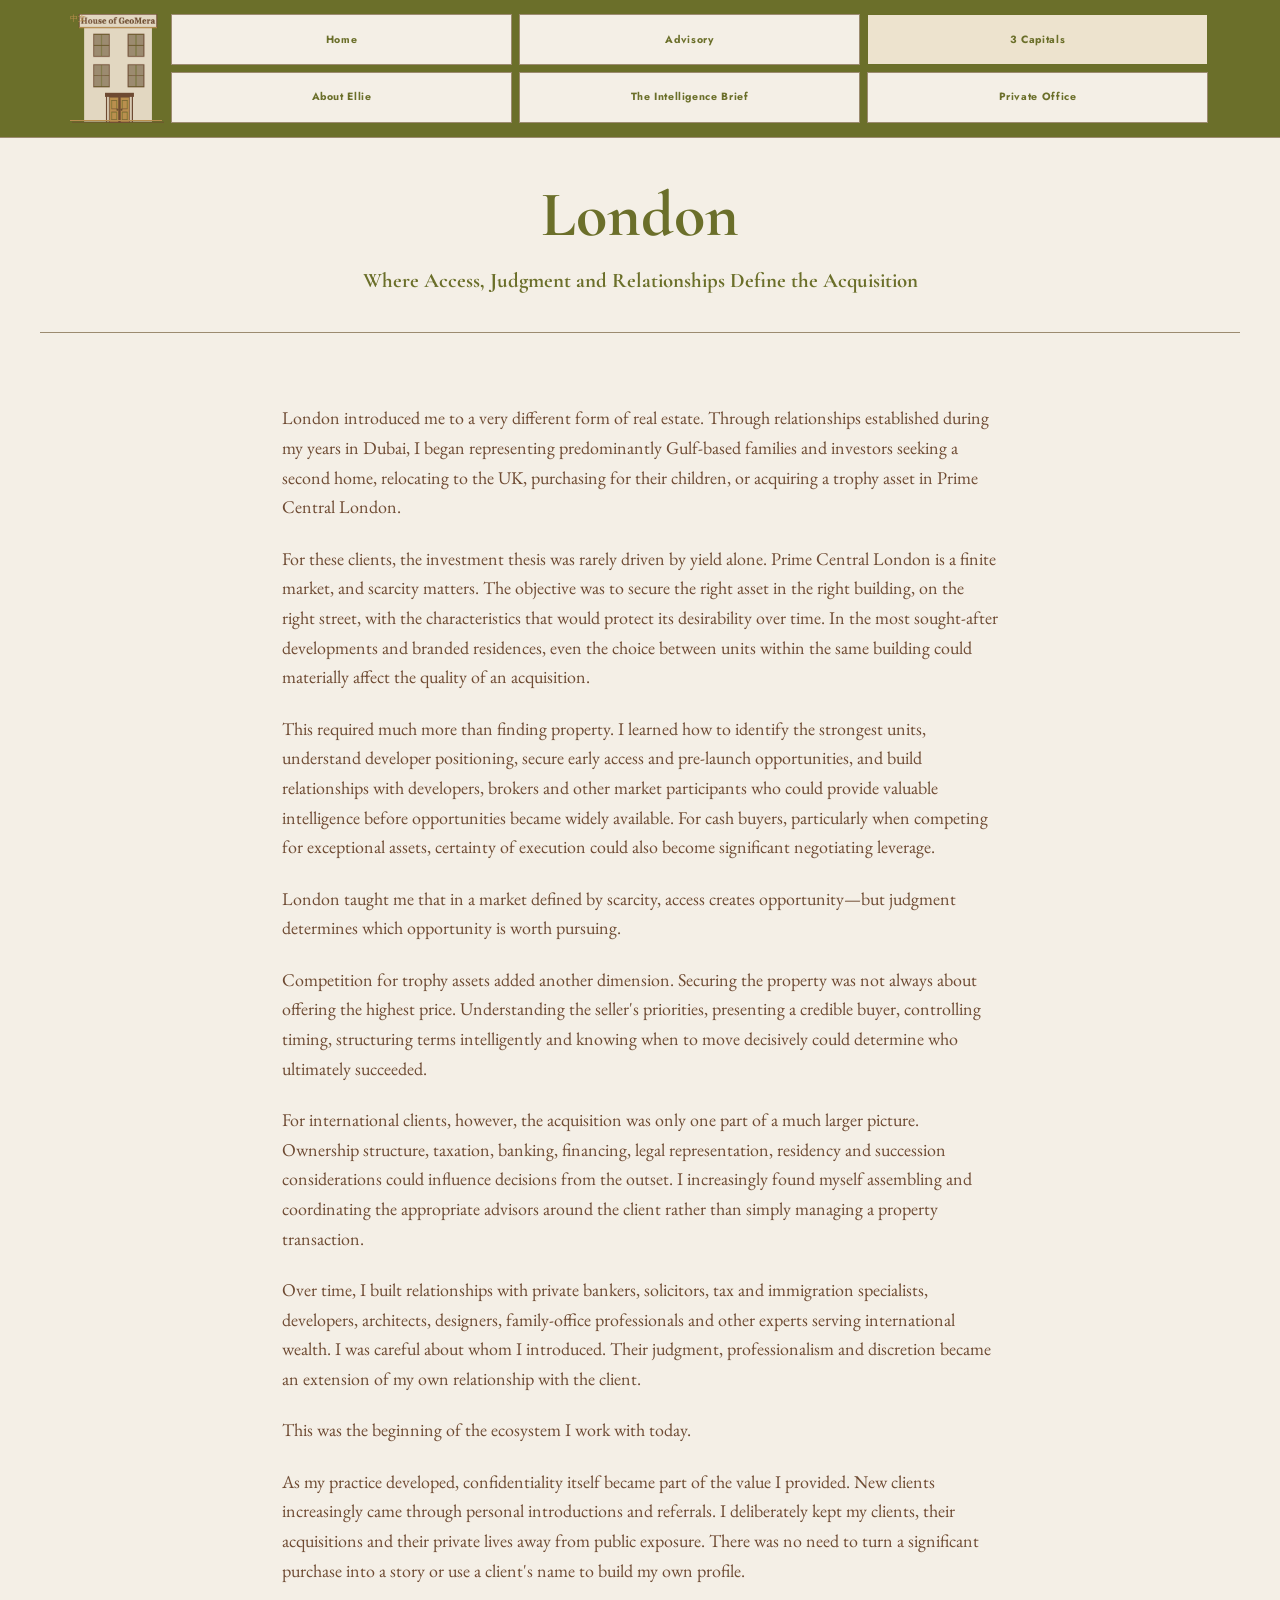
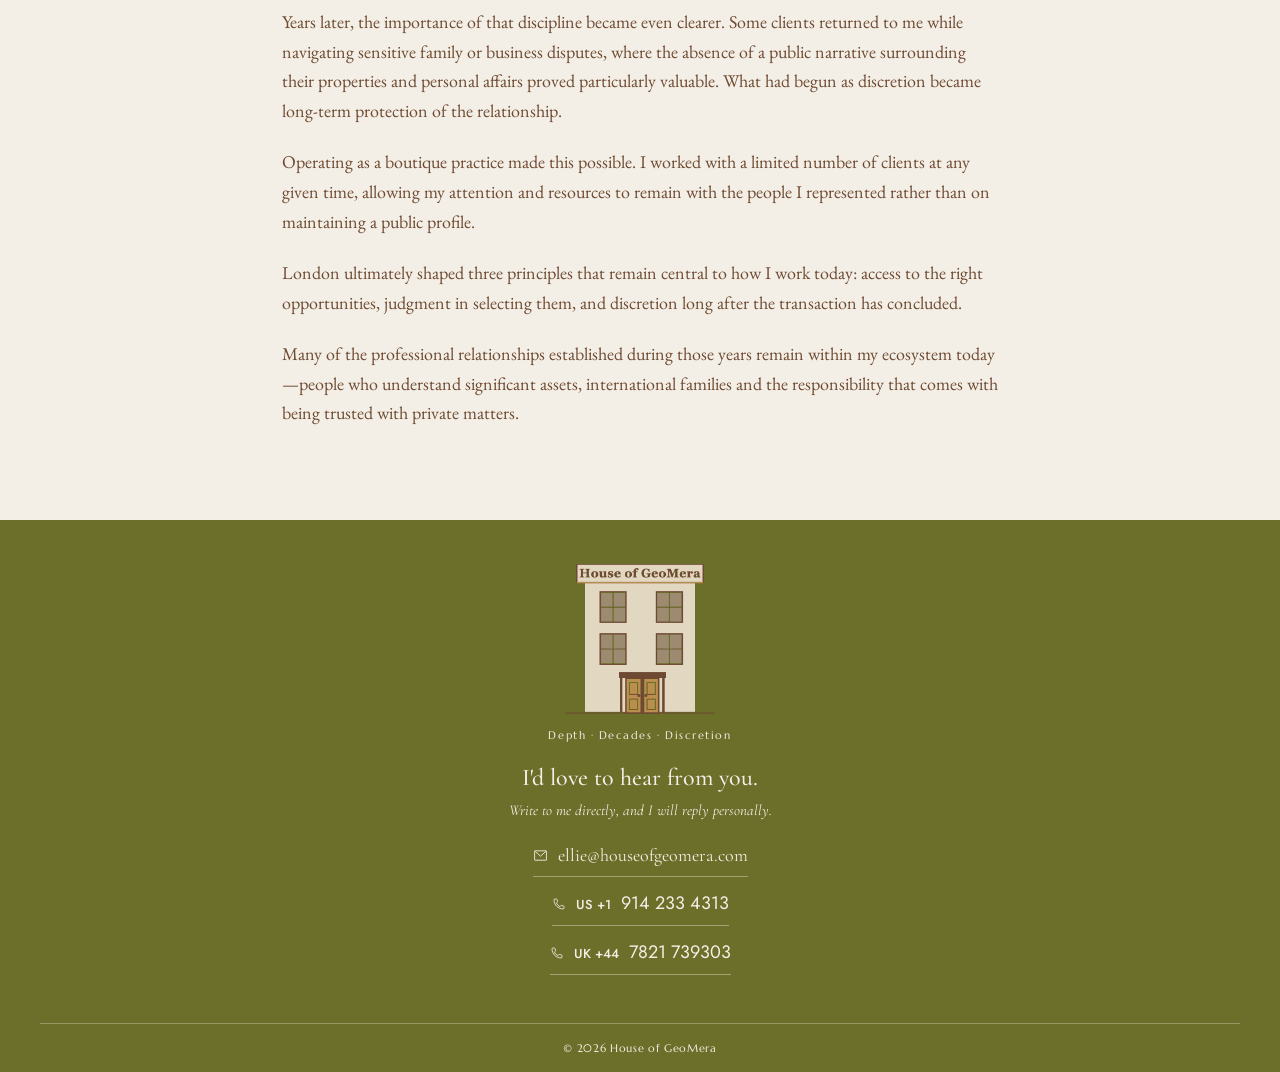
<file: london.html>
<!DOCTYPE html>
<html lang="en">
<head>
<meta charset="UTF-8">
<meta name="viewport" content="width=device-width, initial-scale=1.0">
<title>London Real Estate Advisory — House of GeoMera</title>
<meta name="description" content="Where access, judgment and relationships define the acquisition: Ellie Kashani's perspective on advising international families in Prime Central London.">
<link rel="canonical" href="https://www.houseofgeomera.com/london.html">
<meta property="og:type" content="website">
<meta property="og:title" content="London Real Estate Advisory — House of GeoMera">
<meta property="og:description" content="Where access, judgment and relationships define the acquisition: Ellie Kashani's perspective on advising international families in Prime Central London.">
<meta property="og:url" content="https://www.houseofgeomera.com/london.html">
<meta property="og:image" content="https://www.houseofgeomera.com/images/og-cover.jpg">
<meta name="twitter:card" content="summary_large_image">
<link rel="icon" type="image/png" sizes="32x32" href="images/favicon-32x32.png">
<link rel="icon" type="image/png" sizes="16x16" href="images/favicon-16x16.png">
<link rel="apple-touch-icon" sizes="180x180" href="images/apple-touch-icon.png">
<link rel="icon" href="images/favicon.ico">
<link rel="preconnect" href="https://fonts.googleapis.com">
<link rel="stylesheet" href="https://fonts.googleapis.com/css2?family=Cormorant+Garamond:wght@400;500;600&family=EB+Garamond:ital@0;1&family=Jost:wght@400;500;600&family=Marcellus&display=swap">
<link rel="stylesheet" href="css/style.css">
</head>
<body>

<header class="site-header">
  <div class="container">
    <div class="nav-grid">
      <div class="logo-cell">
        <a href="index.html" aria-label="House of GeoMera — Home">
          <img src="images/logo-house-of-geomera.png" alt="House of GeoMera">
        </a>
        <a href="zh.html" class="lang-tag">中文</a>
      </div>
      <a href="index.html" class="tab r1c2">Home</a>
      <a href="advisory.html" class="tab r1c3">Advisory</a>
      <div class="tab-cell r1c4">
        <span class="tab current">3 Capitals</span>
        <div class="tab-dropdown">
          <a href="dubai.html">Dubai</a>
          <a href="london.html" class="current">London</a>
          <a href="new-york.html">New York</a>
        </div>
      </div>
      <a href="about.html" class="tab r2c2">About Ellie</a>
      <a href="/luxury-intelligence/global-report-2025-2026/" class="tab r2c3">The Intelligence Brief</a>
      <a href="/private-office/" class="tab r2c4">Private Office</a>
    </div>
  </div>
</header>

<main>
  <div class="page-hero page-hero-compact container">
    <div class="city-hero">
      <h1>London</h1>
      <p class="city-hero-sub">Where Access, Judgment and Relationships Define the Acquisition</p>
    </div>
  </div>

  <section>
    <div class="container prose">
      <p>London introduced me to a very different form of real estate. Through relationships established during my years in Dubai, I began representing predominantly Gulf-based families and investors seeking a second home, relocating to the UK, purchasing for their children, or acquiring a trophy asset in Prime Central London.</p>
      <p>For these clients, the investment thesis was rarely driven by yield alone. Prime Central London is a finite market, and scarcity matters. The objective was to secure the right asset in the right building, on the right street, with the characteristics that would protect its desirability over time. In the most sought-after developments and branded residences, even the choice between units within the same building could materially affect the quality of an acquisition.</p>
      <p>This required much more than finding property. I learned how to identify the strongest units, understand developer positioning, secure early access and pre-launch opportunities, and build relationships with developers, brokers and other market participants who could provide valuable intelligence before opportunities became widely available. For cash buyers, particularly when competing for exceptional assets, certainty of execution could also become significant negotiating leverage.</p>
      <p>London taught me that in a market defined by scarcity, access creates opportunity—but judgment determines which opportunity is worth pursuing.</p>
      <p>Competition for trophy assets added another dimension. Securing the property was not always about offering the highest price. Understanding the seller's priorities, presenting a credible buyer, controlling timing, structuring terms intelligently and knowing when to move decisively could determine who ultimately succeeded.</p>
      <p>For international clients, however, the acquisition was only one part of a much larger picture. Ownership structure, taxation, banking, financing, legal representation, residency and succession considerations could influence decisions from the outset. I increasingly found myself assembling and coordinating the appropriate advisors around the client rather than simply managing a property transaction.</p>
      <p>Over time, I built relationships with private bankers, solicitors, tax and immigration specialists, developers, architects, designers, family-office professionals and other experts serving international wealth. I was careful about whom I introduced. Their judgment, professionalism and discretion became an extension of my own relationship with the client.</p>
      <p>This was the beginning of the ecosystem I work with today.</p>
      <p>As my practice developed, confidentiality itself became part of the value I provided. New clients increasingly came through personal introductions and referrals. I deliberately kept my clients, their acquisitions and their private lives away from public exposure. There was no need to turn a significant purchase into a story or use a client's name to build my own profile.</p>
      <p>Years later, the importance of that discipline became even clearer. Some clients returned to me while navigating sensitive family or business disputes, where the absence of a public narrative surrounding their properties and personal affairs proved particularly valuable. What had begun as discretion became long-term protection of the relationship.</p>
      <p>Operating as a boutique practice made this possible. I worked with a limited number of clients at any given time, allowing my attention and resources to remain with the people I represented rather than on maintaining a public profile.</p>
      <p>London ultimately shaped three principles that remain central to how I work today: access to the right opportunities, judgment in selecting them, and discretion long after the transaction has concluded.</p>
      <p>Many of the professional relationships established during those years remain within my ecosystem today—people who understand significant assets, international families and the responsibility that comes with being trusted with private matters.</p>
    </div>
  </section>
</main>

<footer class="hog-footer" id="contact">
  <div class="container hog-footer-inner">
    <div class="hog-footer-brand">
      <img src="images/logo-house-of-geomera.png" alt="House of GeoMera">
      <div class="hog-footer-tagline">Depth &middot; Decades &middot; Discretion</div>
    </div>
    <div class="hog-footer-divider"></div>
    <div class="hog-footer-contact">
      <h2>I'd love to hear from you.</h2>
      <p class="hog-footer-note">Write to me directly, and I will reply personally.</p>
      <a href="mailto:ellie@houseofgeomera.com" class="hog-contact-link">
        <svg width="15" height="15" viewBox="0 0 24 24" fill="none"><rect x="2.5" y="4.5" width="19" height="15" rx="0.5" stroke="#f4efe6" stroke-width="1.4"/><path d="M3.5 5.5L12 13L20.5 5.5" stroke="#f4efe6" stroke-width="1.4"/></svg>
        ellie@houseofgeomera.com
      </a>
      <a href="tel:+19142334313" class="hog-contact-link hog-phone">
        <svg width="14" height="14" viewBox="0 0 24 24" fill="none"><path d="M5 3.5C4 3.5 3.5 4 3.5 5C3.5 13.5 10.5 20.5 19 20.5C20 20.5 20.5 20 20.5 19V16.2C20.5 15.7 20.1 15.3 19.6 15.2L15.9 14.4C15.5 14.3 15.1 14.5 14.9 14.8L13.6 16.6C11 15.3 8.7 13 7.4 10.4L9.2 9.1C9.5 8.9 9.7 8.5 9.6 8.1L8.8 4.4C8.7 3.9 8.3 3.5 7.8 3.5H5Z" stroke="#f4efe6" stroke-width="1.4" stroke-linejoin="round"/></svg>
        <span><span class="hog-country">US +1</span>914 233 4313</span>
      </a>
      <a href="tel:+447821739303" class="hog-contact-link hog-phone">
        <svg width="14" height="14" viewBox="0 0 24 24" fill="none"><path d="M5 3.5C4 3.5 3.5 4 3.5 5C3.5 13.5 10.5 20.5 19 20.5C20 20.5 20.5 20 20.5 19V16.2C20.5 15.7 20.1 15.3 19.6 15.2L15.9 14.4C15.5 14.3 15.1 14.5 14.9 14.8L13.6 16.6C11 15.3 8.7 13 7.4 10.4L9.2 9.1C9.5 8.9 9.7 8.5 9.6 8.1L8.8 4.4C8.7 3.9 8.3 3.5 7.8 3.5H5Z" stroke="#f4efe6" stroke-width="1.4" stroke-linejoin="round"/></svg>
        <span><span class="hog-country">UK +44</span>7821 739303</span>
      </a>
    </div>
  </div>
  <div class="hog-footer-bottom container">&copy; 2026 House of GeoMera</div>
</footer>
<script src="js/main.js"></script>
</body>
</html>
</file>
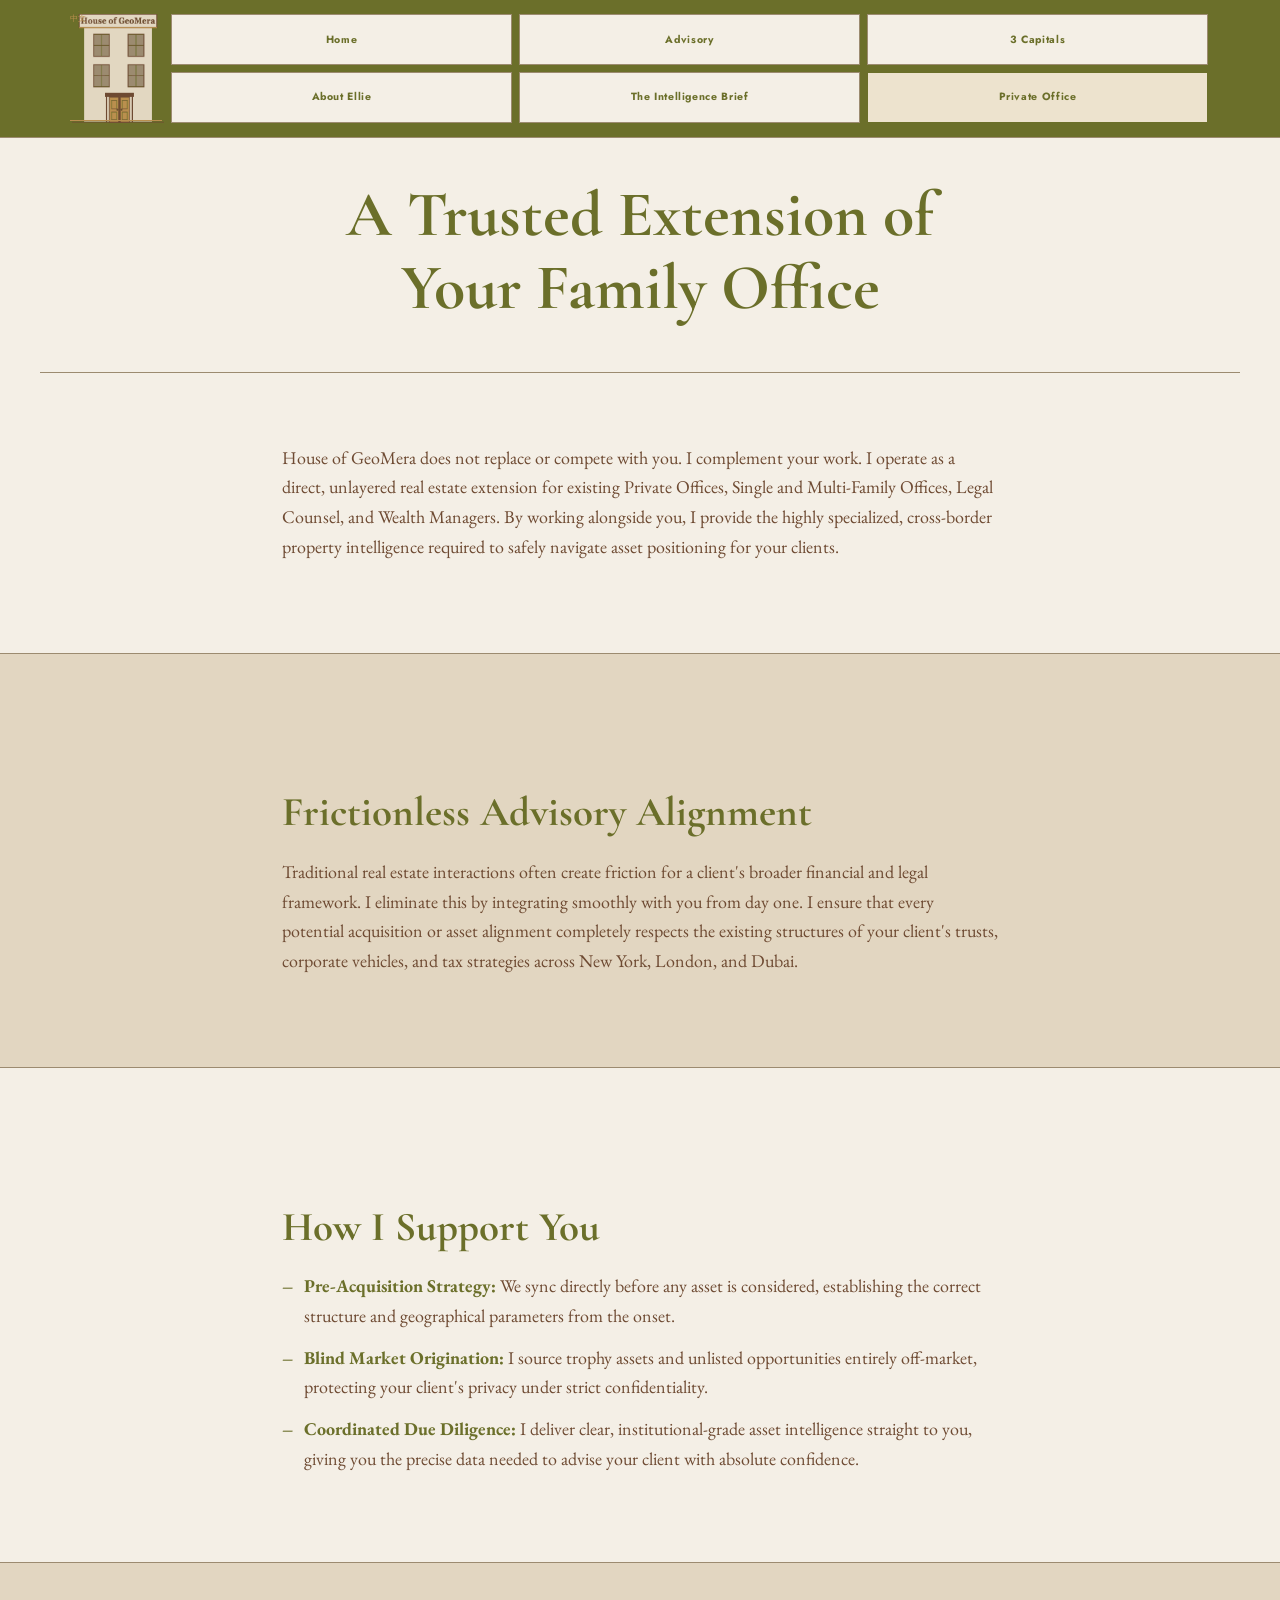
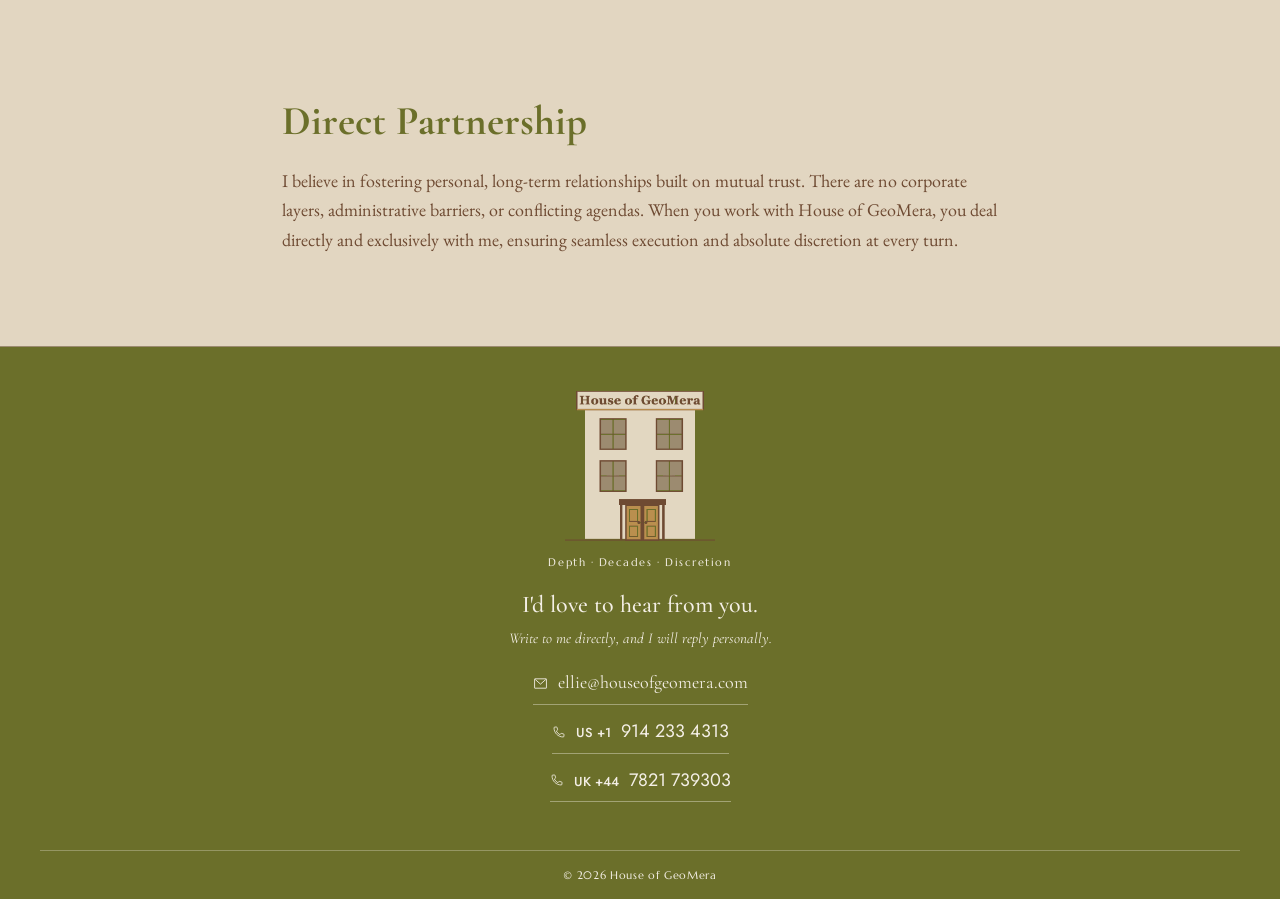
<file: manhattan-neighborhoods.html>
<!DOCTYPE html>
<html lang="en">
<head>
<meta charset="UTF-8">
<meta name="viewport" content="width=device-width, initial-scale=1.0">
<title>Private Office & Family Office Real Estate Advisory | House of GeoMera</title>
<meta name="description" content="A direct, unlayered real estate extension complementing existing family offices, wealth managers, and legal counsel across London, New York, and Dubai.">
<meta name="keywords" content="family office real estate advisor, private office property strategy, cross-border asset integration, wealth manager property collaboration, Dubai ultra prime real estate alignment, Ellie Kashani">
<link rel="canonical" href="https://www.houseofgeomera.com/manhattan-neighborhoods.html">
<meta name="robots" content="index, follow">
<meta property="og:type" content="website">
<meta property="og:title" content="Private Office & Family Office Real Estate Advisory | House of GeoMera">
<meta property="og:description" content="A direct, personal real estate extension complementing existing family offices and wealth managers across London, New York, and Dubai.">
<meta property="og:url" content="https://www.houseofgeomera.com/manhattan-neighborhoods.html">
<meta property="og:image" content="https://www.houseofgeomera.com/images/og-cover.jpg">
<meta property="og:site_name" content="House of GeoMera">
<meta name="twitter:card" content="summary_large_image">
<meta name="twitter:title" content="Private Office & Family Office Real Estate Advisory | House of GeoMera">
<meta name="twitter:description" content="A direct, personal real estate extension complementing existing family offices and wealth managers.">
<meta name="twitter:image" content="https://www.houseofgeomera.com/images/og-cover.jpg">
<script type="application/ld+json">
{
  "@context": "https://schema.org",
  "@graph": [
    {
      "@type": "WebPage",
      "@id": "https://www.houseofgeomera.com/manhattan-neighborhoods.html#webpage",
      "url": "https://www.houseofgeomera.com/manhattan-neighborhoods.html",
      "name": "Private Office Advisory",
      "description": "Direct, personal real estate strategy aligning with existing family offices and wealth management structures."
    },
    {
      "@type": "RealEstateAgent",
      "@id": "https://www.houseofgeomera.com/",
      "name": "House of GeoMera",
      "url": "https://www.houseofgeomera.com/",
      "founder": {
        "@type": "Person",
        "name": "Ellie Kashani",
        "jobTitle": "Founder & Private Advisor"
      },
      "knowsAbout": [
        "Family Office Property Asset Strategy",
        "Multi-Jurisdictional Real Estate Alignment",
        "Professional Gatekeeper Collaboration"
      ]
    }
  ]
}
</script>
<link rel="icon" type="image/png" sizes="32x32" href="images/favicon-32x32.png">
<link rel="icon" type="image/png" sizes="16x16" href="images/favicon-16x16.png">
<link rel="apple-touch-icon" sizes="180x180" href="images/apple-touch-icon.png">
<link rel="icon" href="images/favicon.ico">
<link rel="preconnect" href="https://fonts.googleapis.com">
<link rel="stylesheet" href="https://fonts.googleapis.com/css2?family=Cormorant+Garamond:wght@400;500;600&family=EB+Garamond:ital@0;1&family=Jost:wght@400;500;600&family=Marcellus&display=swap">
<link rel="stylesheet" href="css/style.css">
</head>
<body>

<header class="site-header">
  <div class="container">
    <div class="nav-grid">
      <div class="logo-cell">
        <a href="index.html" aria-label="House of GeoMera — Home">
          <img src="images/logo-house-of-geomera.png" alt="House of GeoMera">
        </a>
        <a href="zh.html" class="lang-tag">中文</a>
      </div>
      <a href="index.html" class="tab r1c2">Home</a>
      <a href="advisory.html" class="tab r1c3">Advisory</a>
      <div class="tab-cell r1c4">
        <span class="tab">3 Capitals</span>
        <div class="tab-dropdown">
          <a href="dubai.html">Dubai</a>
          <a href="london.html">London</a>
          <a href="new-york.html">New York</a>
        </div>
      </div>
      <a href="about.html" class="tab r2c2">About Ellie</a>
      <a href="/luxury-intelligence/global-report-2025-2026/" class="tab r2c3">The Intelligence Brief</a>
      <a href="manhattan-neighborhoods.html" class="tab r2c4 current">Private Office</a>
    </div>
  </div>
</header>

<main>
  <div class="page-hero page-hero-compact container">
    <div class="city-hero">
      <h1>A Trusted Extension of Your Family Office</h1>
    </div>
  </div>

  <section>
    <div class="container prose">
      <p>House of GeoMera does not replace or compete with you. I complement your work. I operate as a direct, unlayered real estate extension for existing Private Offices, Single and Multi-Family Offices, Legal Counsel, and Wealth Managers. By working alongside you, I provide the highly specialized, cross-border property intelligence required to safely navigate asset positioning for your clients.</p>
    </div>
  </section>

  <section class="section-alt">
    <div class="container prose">
      <h2>Frictionless Advisory Alignment</h2>
      <p>Traditional real estate interactions often create friction for a client's broader financial and legal framework. I eliminate this by integrating smoothly with you from day one. I ensure that every potential acquisition or asset alignment completely respects the existing structures of your client's trusts, corporate vehicles, and tax strategies across New York, London, and Dubai.</p>
    </div>
  </section>

  <section>
    <div class="container prose">
      <h2>How I Support You</h2>
      <ul>
        <li><strong>Pre-Acquisition Strategy:</strong> We sync directly before any asset is considered, establishing the correct structure and geographical parameters from the onset.</li>
        <li><strong>Blind Market Origination:</strong> I source trophy assets and unlisted opportunities entirely off-market, protecting your client's privacy under strict confidentiality.</li>
        <li><strong>Coordinated Due Diligence:</strong> I deliver clear, institutional-grade asset intelligence straight to you, giving you the precise data needed to advise your client with absolute confidence.</li>
      </ul>
    </div>
  </section>

  <section class="section-alt">
    <div class="container prose">
      <h2>Direct Partnership</h2>
      <p>I believe in fostering personal, long-term relationships built on mutual trust. There are no corporate layers, administrative barriers, or conflicting agendas. When you work with House of GeoMera, you deal directly and exclusively with me, ensuring seamless execution and absolute discretion at every turn.</p>
    </div>
  </section>

</main>

<footer class="hog-footer" id="contact">
  <div class="container hog-footer-inner">
    <div class="hog-footer-brand">
      <img src="images/logo-house-of-geomera.png" alt="House of GeoMera">
      <div class="hog-footer-tagline">Depth &middot; Decades &middot; Discretion</div>
    </div>
    <div class="hog-footer-divider"></div>
    <div class="hog-footer-contact">
      <h2>I'd love to hear from you.</h2>
      <p class="hog-footer-note">Write to me directly, and I will reply personally.</p>
      <a href="mailto:ellie@houseofgeomera.com" class="hog-contact-link">
        <svg width="15" height="15" viewBox="0 0 24 24" fill="none"><rect x="2.5" y="4.5" width="19" height="15" rx="0.5" stroke="#f4efe6" stroke-width="1.4"/><path d="M3.5 5.5L12 13L20.5 5.5" stroke="#f4efe6" stroke-width="1.4"/></svg>
        ellie@houseofgeomera.com
      </a>
      <a href="tel:+19142334313" class="hog-contact-link hog-phone">
        <svg width="14" height="14" viewBox="0 0 24 24" fill="none"><path d="M5 3.5C4 3.5 3.5 4 3.5 5C3.5 13.5 10.5 20.5 19 20.5C20 20.5 20.5 20 20.5 19V16.2C20.5 15.7 20.1 15.3 19.6 15.2L15.9 14.4C15.5 14.3 15.1 14.5 14.9 14.8L13.6 16.6C11 15.3 8.7 13 7.4 10.4L9.2 9.1C9.5 8.9 9.7 8.5 9.6 8.1L8.8 4.4C8.7 3.9 8.3 3.5 7.8 3.5H5Z" stroke="#f4efe6" stroke-width="1.4" stroke-linejoin="round"/></svg>
        <span><span class="hog-country">US +1</span>914 233 4313</span>
      </a>
      <a href="tel:+447821739303" class="hog-contact-link hog-phone">
        <svg width="14" height="14" viewBox="0 0 24 24" fill="none"><path d="M5 3.5C4 3.5 3.5 4 3.5 5C3.5 13.5 10.5 20.5 19 20.5C20 20.5 20.5 20 20.5 19V16.2C20.5 15.7 20.1 15.3 19.6 15.2L15.9 14.4C15.5 14.3 15.1 14.5 14.9 14.8L13.6 16.6C11 15.3 8.7 13 7.4 10.4L9.2 9.1C9.5 8.9 9.7 8.5 9.6 8.1L8.8 4.4C8.7 3.9 8.3 3.5 7.8 3.5H5Z" stroke="#f4efe6" stroke-width="1.4" stroke-linejoin="round"/></svg>
        <span><span class="hog-country">UK +44</span>7821 739303</span>
      </a>
    </div>
  </div>
  <div class="hog-footer-bottom container">&copy; 2026 House of GeoMera</div>
</footer>
<script src="js/main.js"></script>
</body>
</html>
</file>
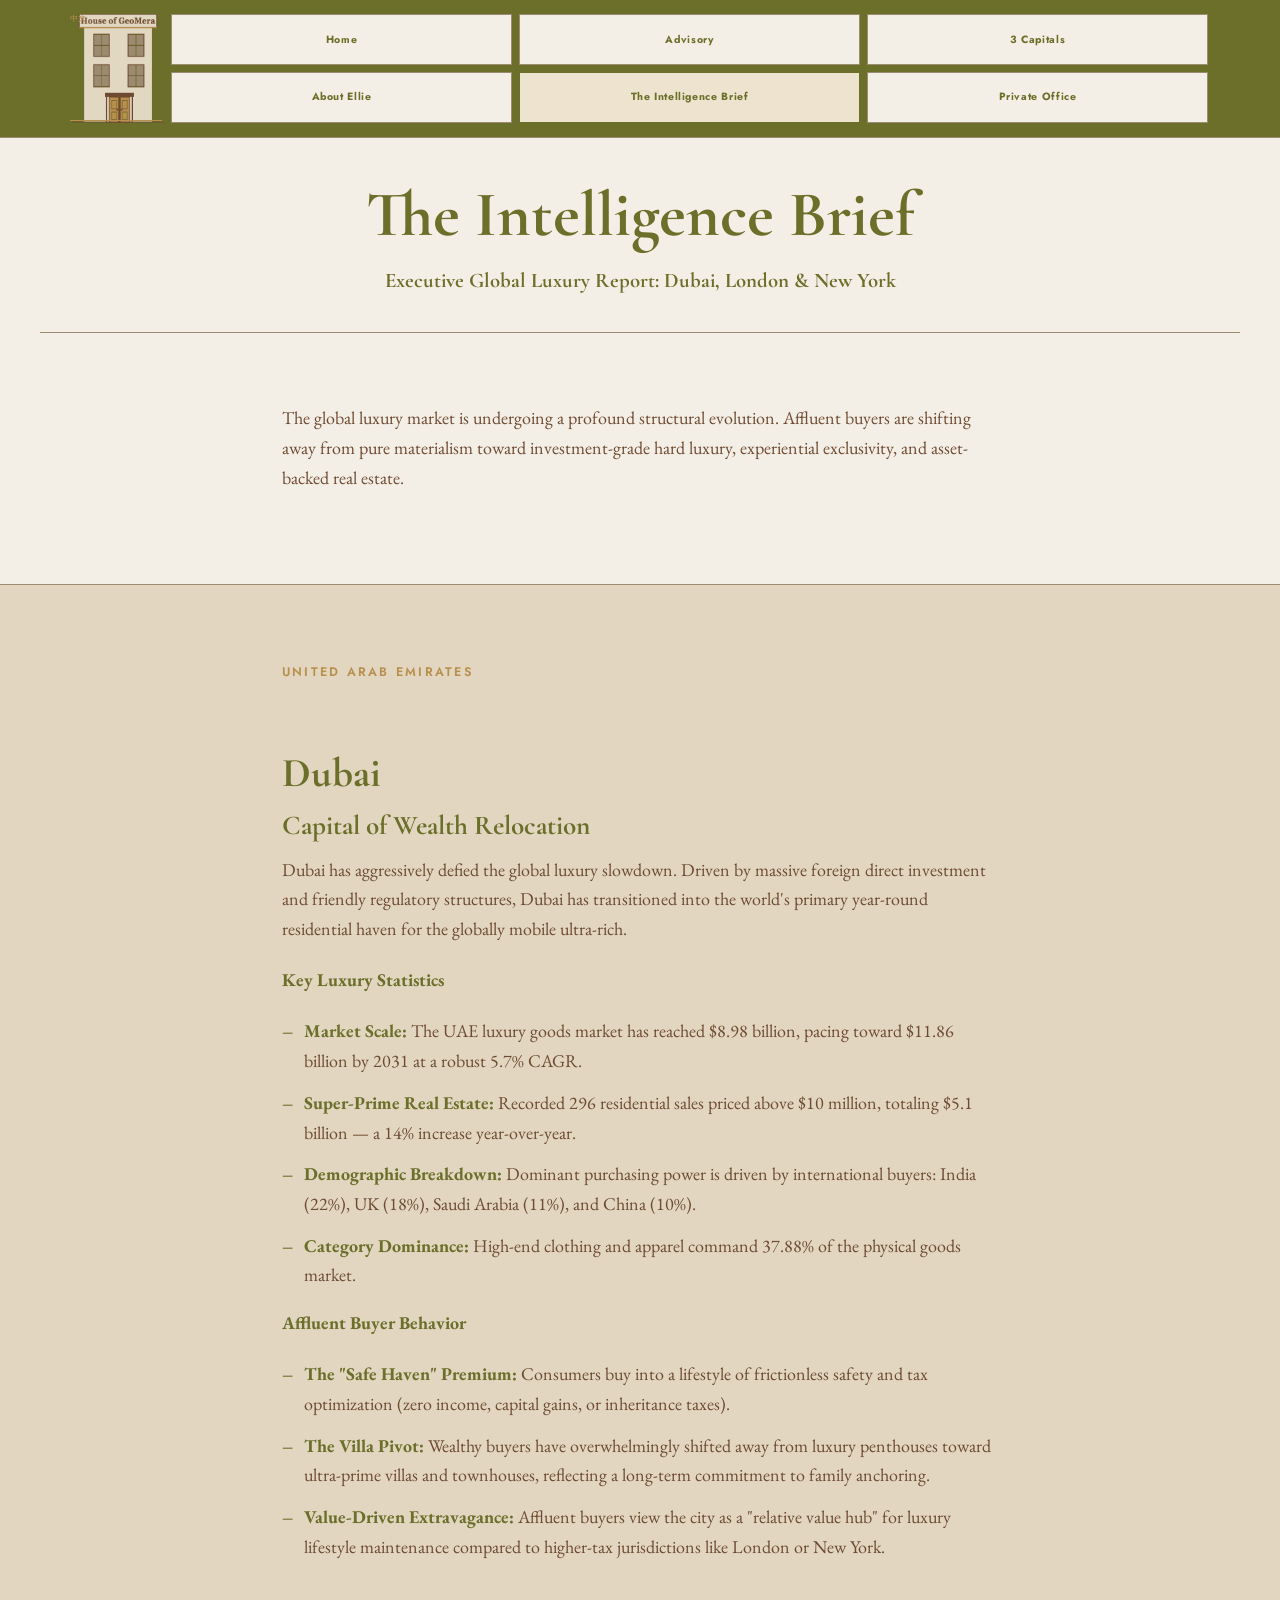
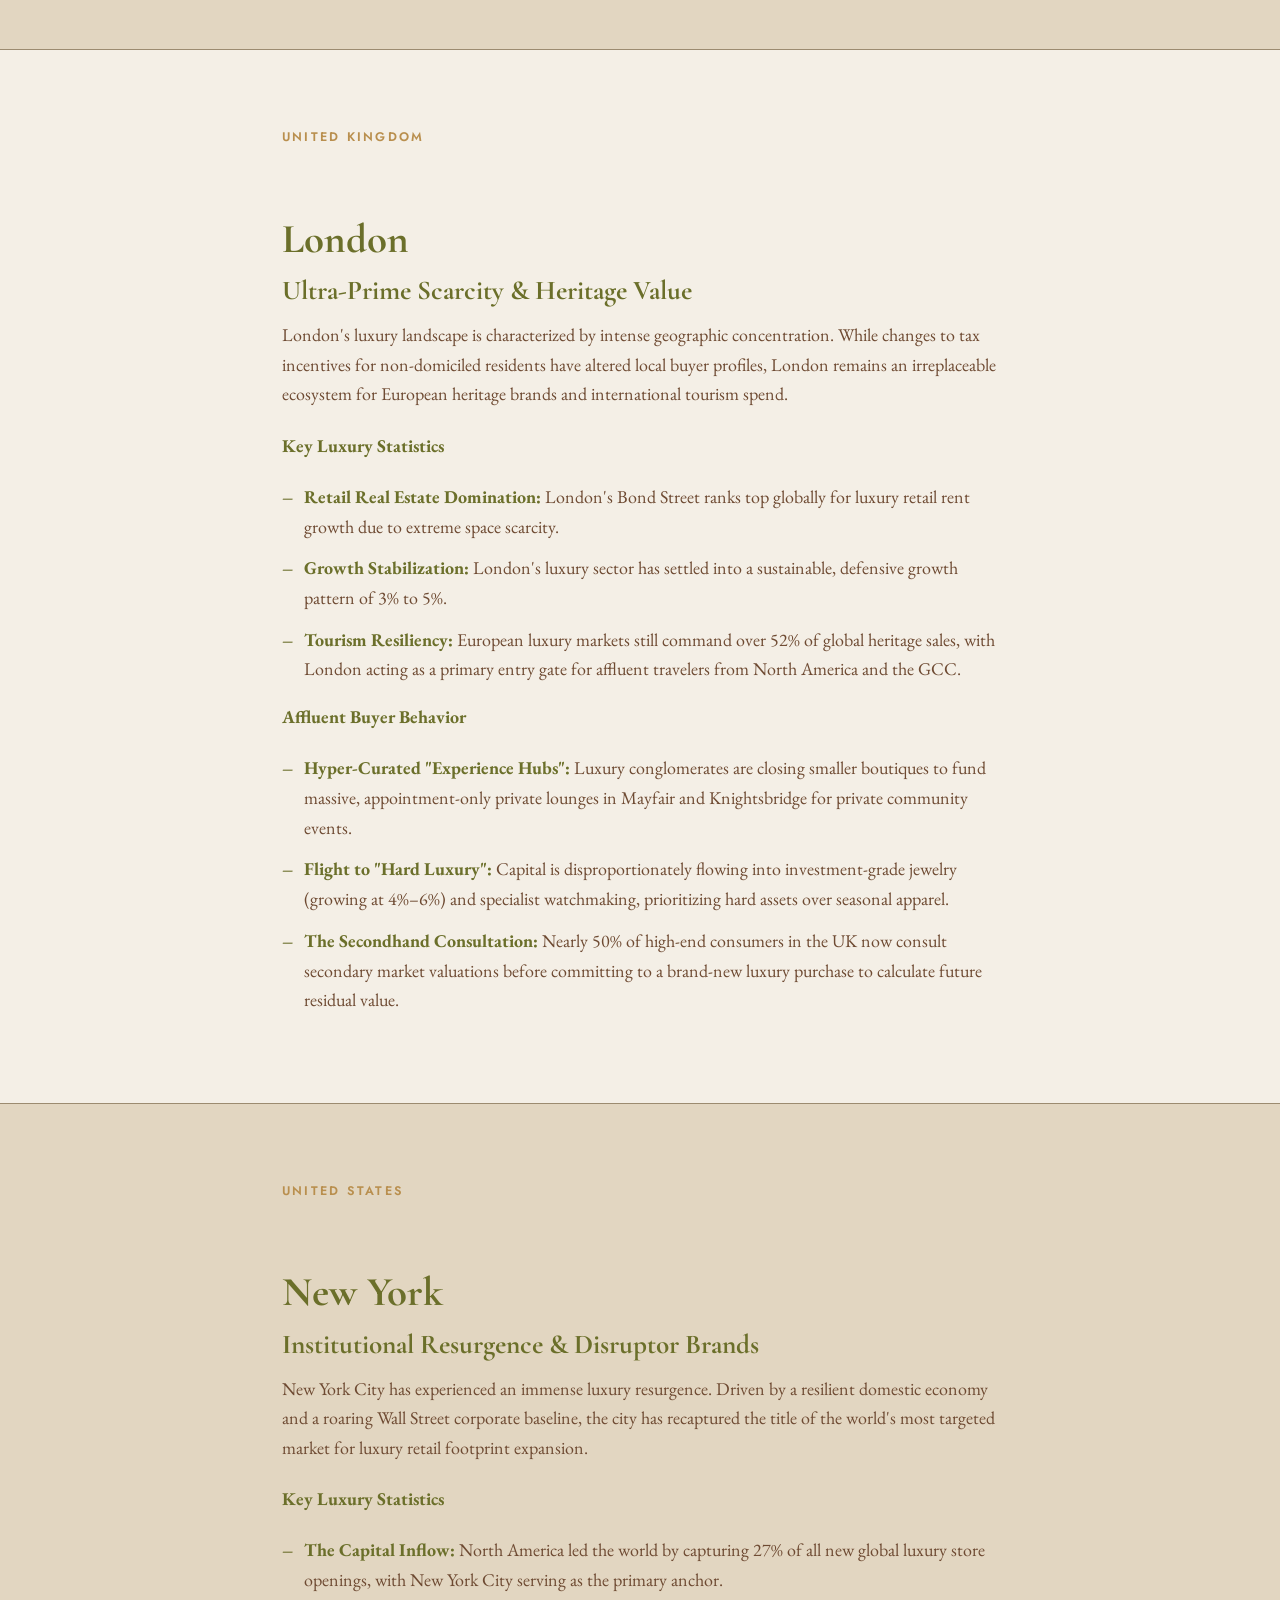
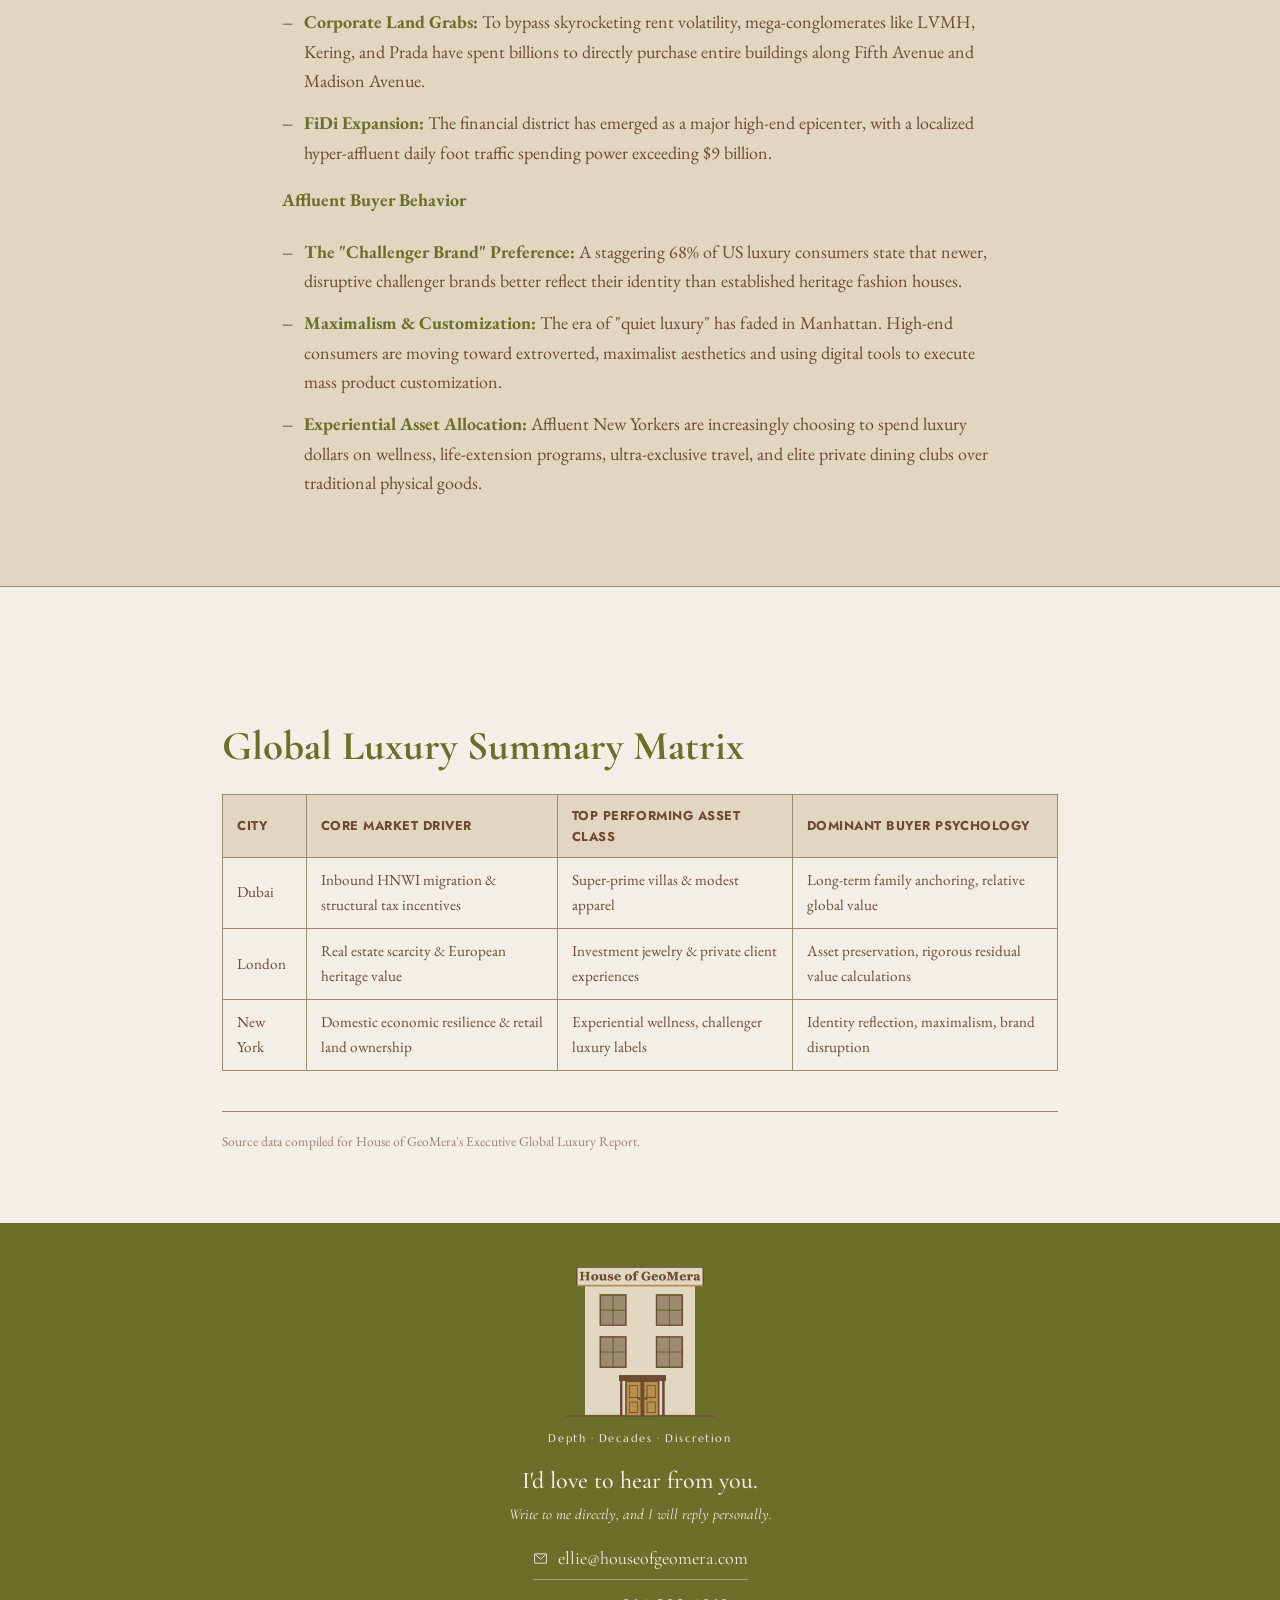
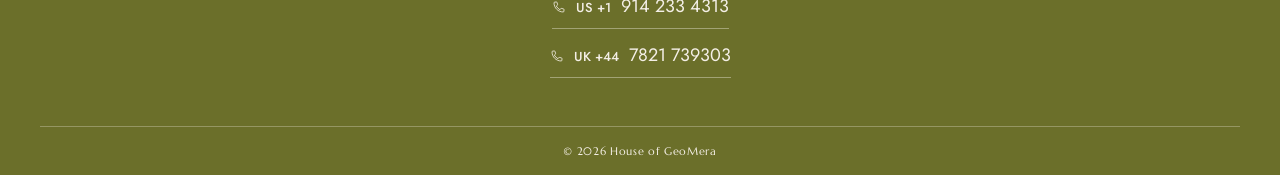
<file: market-insights.html>
<!DOCTYPE html>
<html lang="en">
<head>
<meta charset="UTF-8">
<meta name="viewport" content="width=device-width, initial-scale=1.0">
<title>Global Luxury Market Intelligence 2025-2026: Dubai, London, NYC | House of GeoMera</title>
<meta name="description" content="Deep dive research into the 2025-2026 luxury market trends, ultra-prime real estate statistics, and affluent buyer behaviors across Dubai, London, and New York.">
<meta name="keywords" content="luxury market intelligence, luxury real estate 2026, Dubai super prime property, London ultra prime real estate, New York affluent buyer behavior, HNWI investment trends">
<link rel="canonical" href="https://www.houseofgeomera.com/market-insights.html">
<meta property="og:type" content="article">
<meta property="og:title" content="Global Luxury Market Intelligence 2025-2026: Dubai, London, NYC">
<meta property="og:description" content="Exclusive 2025-2026 luxury market data and affluent buyer insights for Dubai, London, and New York.">
<meta property="og:url" content="https://www.houseofgeomera.com/market-insights.html">
<meta property="og:image" content="https://www.houseofgeomera.com/images/og-cover.jpg">
<meta property="twitter:card" content="summary_large_image">
<meta property="twitter:title" content="Global Luxury Market Intelligence 2025-2026: Dubai, London, NYC">
<meta property="twitter:description" content="Exclusive 2025-2026 luxury market data and affluent buyer insights for Dubai, London, and New York.">
<meta property="twitter:image" content="https://www.houseofgeomera.com/images/og-cover.jpg">
<script type="application/ld+json">
{
  "@context": "https://schema.org",
  "@type": "Report",
  "headline": "Executive Global Luxury Report (2025–2026): Dubai, London, & New York",
  "description": "An in-depth analysis of high-net-worth individual (HNWI) buyer behaviors and luxury market statistics across three global financial capitals.",
  "inLanguage": "en-US",
  "spatialCoverage": [
    {"@type": "Place", "name": "Dubai"},
    {"@type": "Place", "name": "London"},
    {"@type": "Place", "name": "New York City"}
  ],
  "temporalCoverage": "2025/2026",
  "about": [
    {"@type": "Thing", "name": "Luxury Goods Market"},
    {"@type": "Thing", "name": "Ultra-Prime Real Estate"},
    {"@type": "Thing", "name": "Affluent Buyer Behavior"}
  ]
}
</script>
<link rel="icon" type="image/png" sizes="32x32" href="images/favicon-32x32.png">
<link rel="icon" type="image/png" sizes="16x16" href="images/favicon-16x16.png">
<link rel="apple-touch-icon" sizes="180x180" href="images/apple-touch-icon.png">
<link rel="icon" href="images/favicon.ico">
<link rel="preconnect" href="https://fonts.googleapis.com">
<link rel="stylesheet" href="https://fonts.googleapis.com/css2?family=Cormorant+Garamond:wght@400;500;600&family=EB+Garamond:ital@0;1&family=Jost:wght@400;500;600&family=Marcellus&display=swap">
<link rel="stylesheet" href="css/style.css">
</head>
<body>

<header class="site-header">
  <div class="container">
    <div class="nav-grid">
      <div class="logo-cell">
        <a href="index.html" aria-label="House of GeoMera — Home">
          <img src="images/logo-house-of-geomera.png" alt="House of GeoMera">
        </a>
        <a href="zh.html" class="lang-tag">中文</a>
      </div>
      <a href="index.html" class="tab r1c2">Home</a>
      <a href="advisory.html" class="tab r1c3">Advisory</a>
      <div class="tab-cell r1c4">
        <span class="tab">3 Capitals</span>
        <div class="tab-dropdown">
          <a href="dubai.html">Dubai</a>
          <a href="london.html">London</a>
          <a href="new-york.html">New York</a>
        </div>
      </div>
      <a href="about.html" class="tab r2c2">About Ellie</a>
      <a href="market-insights.html" class="tab r2c3 current">The Intelligence Brief</a>
      <a href="/private-office/" class="tab r2c4">Private Office</a>
    </div>
  </div>
</header>

<main>
  <div class="page-hero page-hero-compact container">
    <div class="city-hero">
      <h1>The Intelligence Brief</h1>
      <p class="city-hero-sub">Executive Global Luxury Report: Dubai, London &amp; New York</p>
    </div>
  </div>

  <section>
    <div class="container prose">
      <p>The global luxury market is undergoing a profound structural evolution. Affluent buyers are shifting away from pure materialism toward investment-grade hard luxury, experiential exclusivity, and asset-backed real estate.</p>
    </div>
  </section>

  <section class="section-alt">
    <div class="container prose">
      <span class="eyebrow">United Arab Emirates</span>
      <h2>Dubai</h2>
      <h3 style="margin-top:-8px;">Capital of Wealth Relocation</h3>
      <p>Dubai has aggressively defied the global luxury slowdown. Driven by massive foreign direct investment and friendly regulatory structures, Dubai has transitioned into the world's primary year-round residential haven for the globally mobile ultra-rich.</p>

      <p><strong>Key Luxury Statistics</strong></p>
      <ul>
        <li><strong>Market Scale:</strong> The UAE luxury goods market has reached $8.98 billion, pacing toward $11.86 billion by 2031 at a robust 5.7% CAGR.</li>
        <li><strong>Super-Prime Real Estate:</strong> Recorded 296 residential sales priced above $10 million, totaling $5.1 billion — a 14% increase year-over-year.</li>
        <li><strong>Demographic Breakdown:</strong> Dominant purchasing power is driven by international buyers: India (22%), UK (18%), Saudi Arabia (11%), and China (10%).</li>
        <li><strong>Category Dominance:</strong> High-end clothing and apparel command 37.88% of the physical goods market.</li>
      </ul>

      <p><strong>Affluent Buyer Behavior</strong></p>
      <ul>
        <li><strong>The "Safe Haven" Premium:</strong> Consumers buy into a lifestyle of frictionless safety and tax optimization (zero income, capital gains, or inheritance taxes).</li>
        <li><strong>The Villa Pivot:</strong> Wealthy buyers have overwhelmingly shifted away from luxury penthouses toward ultra-prime villas and townhouses, reflecting a long-term commitment to family anchoring.</li>
        <li><strong>Value-Driven Extravagance:</strong> Affluent buyers view the city as a "relative value hub" for luxury lifestyle maintenance compared to higher-tax jurisdictions like London or New York.</li>
      </ul>
    </div>
  </section>

  <section>
    <div class="container prose">
      <span class="eyebrow">United Kingdom</span>
      <h2>London</h2>
      <h3 style="margin-top:-8px;">Ultra-Prime Scarcity &amp; Heritage Value</h3>
      <p>London's luxury landscape is characterized by intense geographic concentration. While changes to tax incentives for non-domiciled residents have altered local buyer profiles, London remains an irreplaceable ecosystem for European heritage brands and international tourism spend.</p>

      <p><strong>Key Luxury Statistics</strong></p>
      <ul>
        <li><strong>Retail Real Estate Domination:</strong> London's Bond Street ranks top globally for luxury retail rent growth due to extreme space scarcity.</li>
        <li><strong>Growth Stabilization:</strong> London's luxury sector has settled into a sustainable, defensive growth pattern of 3% to 5%.</li>
        <li><strong>Tourism Resiliency:</strong> European luxury markets still command over 52% of global heritage sales, with London acting as a primary entry gate for affluent travelers from North America and the GCC.</li>
      </ul>

      <p><strong>Affluent Buyer Behavior</strong></p>
      <ul>
        <li><strong>Hyper-Curated "Experience Hubs":</strong> Luxury conglomerates are closing smaller boutiques to fund massive, appointment-only private lounges in Mayfair and Knightsbridge for private community events.</li>
        <li><strong>Flight to "Hard Luxury":</strong> Capital is disproportionately flowing into investment-grade jewelry (growing at 4%–6%) and specialist watchmaking, prioritizing hard assets over seasonal apparel.</li>
        <li><strong>The Secondhand Consultation:</strong> Nearly 50% of high-end consumers in the UK now consult secondary market valuations before committing to a brand-new luxury purchase to calculate future residual value.</li>
      </ul>
    </div>
  </section>

  <section class="section-alt">
    <div class="container prose">
      <span class="eyebrow">United States</span>
      <h2>New York</h2>
      <h3 style="margin-top:-8px;">Institutional Resurgence &amp; Disruptor Brands</h3>
      <p>New York City has experienced an immense luxury resurgence. Driven by a resilient domestic economy and a roaring Wall Street corporate baseline, the city has recaptured the title of the world's most targeted market for luxury retail footprint expansion.</p>

      <p><strong>Key Luxury Statistics</strong></p>
      <ul>
        <li><strong>The Capital Inflow:</strong> North America led the world by capturing 27% of all new global luxury store openings, with New York City serving as the primary anchor.</li>
        <li><strong>Corporate Land Grabs:</strong> To bypass skyrocketing rent volatility, mega-conglomerates like LVMH, Kering, and Prada have spent billions to directly purchase entire buildings along Fifth Avenue and Madison Avenue.</li>
        <li><strong>FiDi Expansion:</strong> The financial district has emerged as a major high-end epicenter, with a localized hyper-affluent daily foot traffic spending power exceeding $9 billion.</li>
      </ul>

      <p><strong>Affluent Buyer Behavior</strong></p>
      <ul>
        <li><strong>The "Challenger Brand" Preference:</strong> A staggering 68% of US luxury consumers state that newer, disruptive challenger brands better reflect their identity than established heritage fashion houses.</li>
        <li><strong>Maximalism &amp; Customization:</strong> The era of "quiet luxury" has faded in Manhattan. High-end consumers are moving toward extroverted, maximalist aesthetics and using digital tools to execute mass product customization.</li>
        <li><strong>Experiential Asset Allocation:</strong> Affluent New Yorkers are increasingly choosing to spend luxury dollars on wellness, life-extension programs, ultra-exclusive travel, and elite private dining clubs over traditional physical goods.</li>
      </ul>
    </div>
  </section>

  <section>
    <div class="container prose" style="max-width:900px;">
      <h2>Global Luxury Summary Matrix</h2>
      <table class="data-table">
        <thead>
          <tr>
            <th>City</th>
            <th>Core Market Driver</th>
            <th>Top Performing Asset Class</th>
            <th>Dominant Buyer Psychology</th>
          </tr>
        </thead>
        <tbody>
          <tr>
            <td>Dubai</td>
            <td>Inbound HNWI migration &amp; structural tax incentives</td>
            <td>Super-prime villas &amp; modest apparel</td>
            <td>Long-term family anchoring, relative global value</td>
          </tr>
          <tr>
            <td>London</td>
            <td>Real estate scarcity &amp; European heritage value</td>
            <td>Investment jewelry &amp; private client experiences</td>
            <td>Asset preservation, rigorous residual value calculations</td>
          </tr>
          <tr>
            <td>New York</td>
            <td>Domestic economic resilience &amp; retail land ownership</td>
            <td>Experiential wellness, challenger luxury labels</td>
            <td>Identity reflection, maximalism, brand disruption</td>
          </tr>
        </tbody>
      </table>
      <div class="source-note">
        Source data compiled for House of GeoMera's Executive Global Luxury Report.
      </div>
    </div>
  </section>
</main>

<footer class="hog-footer" id="contact">
  <div class="container hog-footer-inner">
    <div class="hog-footer-brand">
      <img src="images/logo-house-of-geomera.png" alt="House of GeoMera">
      <div class="hog-footer-tagline">Depth &middot; Decades &middot; Discretion</div>
    </div>
    <div class="hog-footer-divider"></div>
    <div class="hog-footer-contact">
      <h2>I'd love to hear from you.</h2>
      <p class="hog-footer-note">Write to me directly, and I will reply personally.</p>
      <a href="mailto:ellie@houseofgeomera.com" class="hog-contact-link">
        <svg width="15" height="15" viewBox="0 0 24 24" fill="none"><rect x="2.5" y="4.5" width="19" height="15" rx="0.5" stroke="#f4efe6" stroke-width="1.4"/><path d="M3.5 5.5L12 13L20.5 5.5" stroke="#f4efe6" stroke-width="1.4"/></svg>
        ellie@houseofgeomera.com
      </a>
      <a href="tel:+19142334313" class="hog-contact-link hog-phone">
        <svg width="14" height="14" viewBox="0 0 24 24" fill="none"><path d="M5 3.5C4 3.5 3.5 4 3.5 5C3.5 13.5 10.5 20.5 19 20.5C20 20.5 20.5 20 20.5 19V16.2C20.5 15.7 20.1 15.3 19.6 15.2L15.9 14.4C15.5 14.3 15.1 14.5 14.9 14.8L13.6 16.6C11 15.3 8.7 13 7.4 10.4L9.2 9.1C9.5 8.9 9.7 8.5 9.6 8.1L8.8 4.4C8.7 3.9 8.3 3.5 7.8 3.5H5Z" stroke="#f4efe6" stroke-width="1.4" stroke-linejoin="round"/></svg>
        <span><span class="hog-country">US +1</span>914 233 4313</span>
      </a>
      <a href="tel:+447821739303" class="hog-contact-link hog-phone">
        <svg width="14" height="14" viewBox="0 0 24 24" fill="none"><path d="M5 3.5C4 3.5 3.5 4 3.5 5C3.5 13.5 10.5 20.5 19 20.5C20 20.5 20.5 20 20.5 19V16.2C20.5 15.7 20.1 15.3 19.6 15.2L15.9 14.4C15.5 14.3 15.1 14.5 14.9 14.8L13.6 16.6C11 15.3 8.7 13 7.4 10.4L9.2 9.1C9.5 8.9 9.7 8.5 9.6 8.1L8.8 4.4C8.7 3.9 8.3 3.5 7.8 3.5H5Z" stroke="#f4efe6" stroke-width="1.4" stroke-linejoin="round"/></svg>
        <span><span class="hog-country">UK +44</span>7821 739303</span>
      </a>
    </div>
  </div>
  <div class="hog-footer-bottom container">&copy; 2026 House of GeoMera</div>
</footer>
<script src="js/main.js"></script>
</body>
</html>
</file>
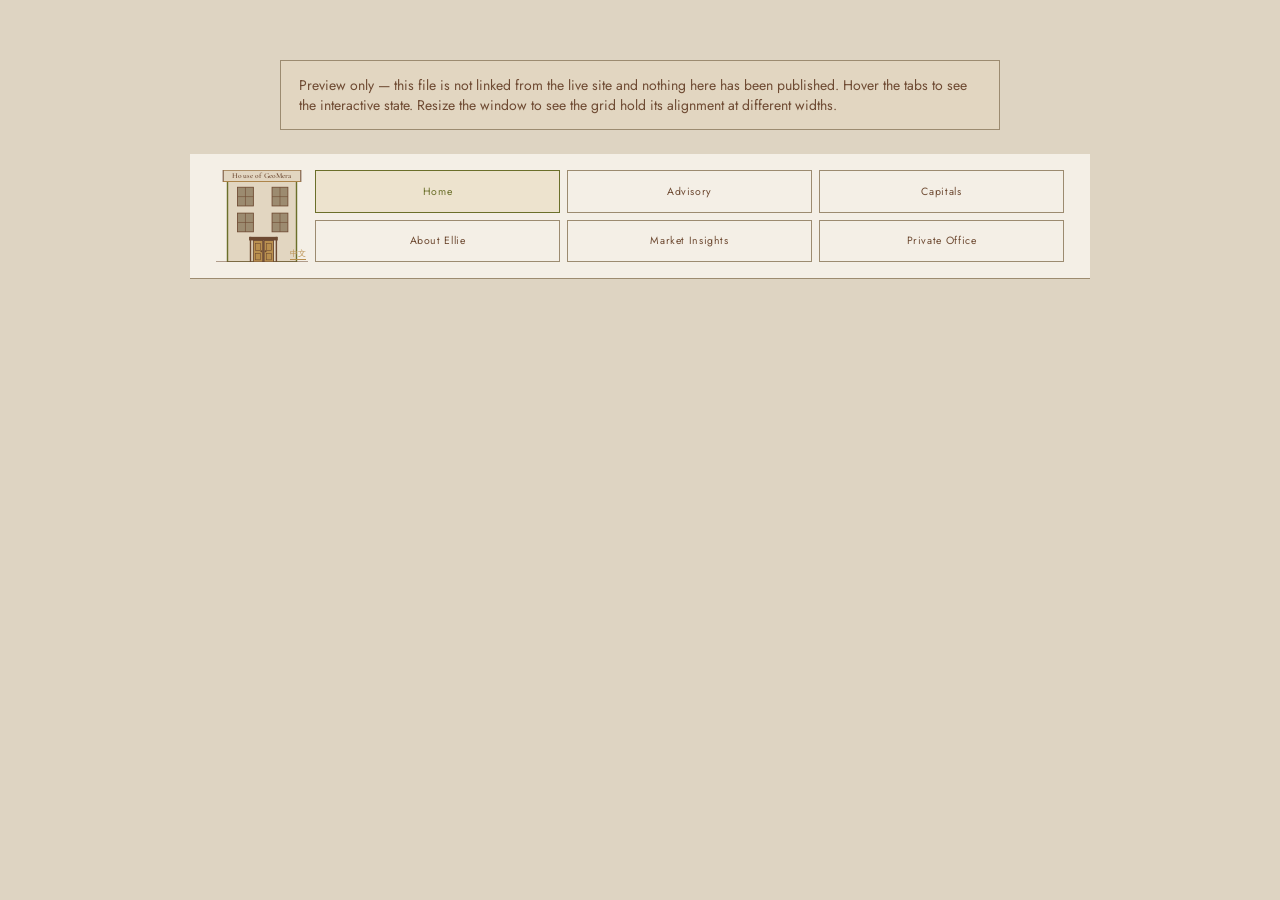
<file: nav-preview.html>
<!DOCTYPE html>
<html lang="en">
<head>
<meta charset="UTF-8">
<meta name="viewport" content="width=device-width, initial-scale=1.0">
<title>House of GeoMera — Navigation Preview (not live)</title>
<link rel="preconnect" href="https://fonts.googleapis.com">
<link rel="stylesheet" href="https://fonts.googleapis.com/css2?family=Cormorant+Garamond:wght@400;500;600&family=Jost:wght@500;600&display=swap">
<style>
  :root {
    --linen: #f4efe6;
    --sand: #e2d6c1;
    --taupe: #9c8b70;
    --olive: #6b6f2a;
    --brown: #6e4a32;
    --brass: #b98f4e;
  }
  * { box-sizing: border-box; }
  body {
    margin: 0;
    background: #ded4c2;
    font-family: 'Jost', sans-serif;
    padding: 60px 20px;
  }
  .note {
    max-width: 720px;
    margin: 0 auto 24px;
    font-size: 14px;
    color: var(--brown);
    background: var(--sand);
    border: 1px solid var(--taupe);
    padding: 14px 18px;
  }
  .site-header {
    max-width: 900px;
    margin: 0 auto;
    background: var(--linen);
    border-bottom: 1px solid var(--taupe);
    padding: 16px 26px;
  }
  .nav-grid {
    display: grid;
    grid-template-columns: 92px repeat(3, 1fr);
    grid-template-rows: repeat(2, 1fr);
    gap: 7px;
    align-items: stretch;
  }
  .logo-cell {
    grid-row: 1 / 3;
    grid-column: 1;
    position: relative;
  }
  .logo-cell img, .logo-cell svg {
    display: block;
    width: 100%;
    height: 100%;
  }
  .lang-tag {
    position: absolute;
    bottom: 2px;
    right: 2px;
    font-size: 8px;
    color: var(--brass);
    border-bottom: 1px solid var(--brass);
    text-decoration: none;
  }
  .tab {
    border: 1px solid var(--taupe);
    display: flex;
    align-items: center;
    justify-content: center;
    text-align: center;
    font-size: 10.5px;
    letter-spacing: 0.06em;
    color: var(--brown);
    padding: 8px 6px;
    text-decoration: none;
    transition: border-color 0.15s, background 0.15s, color 0.15s;
  }
  .tab:hover, .tab.current {
    border-color: var(--olive);
    background: #ede3ce;
    color: var(--olive);
  }
  .r1c2 { grid-row: 1; grid-column: 2; }
  .r1c3 { grid-row: 1; grid-column: 3; }
  .r1c4 { grid-row: 1; grid-column: 4; }
  .r2c2 { grid-row: 2; grid-column: 2; }
  .r2c3 { grid-row: 2; grid-column: 3; }
  .r2c4 { grid-row: 2; grid-column: 4; }
</style>
</head>
<body>

<div class="note">Preview only — this file is not linked from the live site and nothing here has been published. Hover the tabs to see the interactive state. Resize the window to see the grid hold its alignment at different widths.</div>

<header class="site-header">
  <div class="nav-grid">
    <div class="logo-cell">
      <svg viewBox="16 40 128 128" preserveAspectRatio="none" role="img" aria-label="House of GeoMera">
        <rect x="32" y="54" width="96" height="114" fill="#E2D6C1" stroke="#6B6F2A" stroke-width="2"/>
        <line x1="16" y1="168" x2="144" y2="168" stroke="#6E4A32" stroke-width="1.5"/>
        <rect x="26" y="40" width="108" height="16" fill="#E2D6C1" stroke="#6E4A32" stroke-width="1.4"/>
        <line x1="26" y1="40" x2="134" y2="40" stroke="#B98F4E" stroke-width="1.2"/>
        <line x1="26" y1="56" x2="134" y2="56" stroke="#B98F4E" stroke-width="1.2"/>
        <text x="80" y="51.5" text-anchor="middle" font-family="'Cormorant Garamond', Georgia, serif" font-weight="600" font-size="10.5" letter-spacing="0.2" fill="#6E4A32">House of GeoMera</text>
        <rect x="46" y="64" width="22" height="26" fill="#9C8B70" stroke="#6E4A32" stroke-width="1.2"/>
        <line x1="57" y1="64" x2="57" y2="90" stroke="#6E4A32" stroke-width="0.8"/>
        <line x1="46" y1="77" x2="68" y2="77" stroke="#6E4A32" stroke-width="0.8"/>
        <rect x="94" y="64" width="22" height="26" fill="#9C8B70" stroke="#6E4A32" stroke-width="1.2"/>
        <line x1="105" y1="64" x2="105" y2="90" stroke="#6E4A32" stroke-width="0.8"/>
        <line x1="94" y1="77" x2="116" y2="77" stroke="#6E4A32" stroke-width="0.8"/>
        <rect x="46" y="100" width="22" height="26" fill="#9C8B70" stroke="#6E4A32" stroke-width="1.2"/>
        <line x1="57" y1="100" x2="57" y2="126" stroke="#6E4A32" stroke-width="0.8"/>
        <line x1="46" y1="113" x2="68" y2="113" stroke="#6E4A32" stroke-width="0.8"/>
        <rect x="94" y="100" width="22" height="26" fill="#9C8B70" stroke="#6E4A32" stroke-width="1.2"/>
        <line x1="105" y1="100" x2="105" y2="126" stroke="#6E4A32" stroke-width="0.8"/>
        <line x1="94" y1="113" x2="116" y2="113" stroke="#6E4A32" stroke-width="0.8"/>
        <line x1="64" y1="133" x2="64" y2="168" stroke="#6E4A32" stroke-width="2"/>
        <line x1="100" y1="133" x2="100" y2="168" stroke="#6E4A32" stroke-width="2"/>
        <rect x="62" y="133" width="40" height="5" fill="#6E4A32"/>
        <rect x="68" y="138" width="13" height="30" fill="#B98F4E" stroke="#6E4A32" stroke-width="1.3"/>
        <rect x="83" y="138" width="13" height="30" fill="#B98F4E" stroke="#6E4A32" stroke-width="1.3"/>
        <line x1="82" y1="138" x2="82" y2="168" stroke="#6E4A32" stroke-width="1.3"/>
        <rect x="71" y="142" width="7" height="10" fill="none" stroke="#6E4A32" stroke-width="0.8"/>
        <rect x="71" y="156" width="7" height="9" fill="none" stroke="#6E4A32" stroke-width="0.8"/>
        <rect x="86" y="142" width="7" height="10" fill="none" stroke="#6E4A32" stroke-width="0.8"/>
        <rect x="86" y="156" width="7" height="9" fill="none" stroke="#6E4A32" stroke-width="0.8"/>
        <circle cx="79" cy="153" r="1.3" fill="#6E4A32"/>
        <circle cx="85" cy="153" r="1.3" fill="#6E4A32"/>
      </svg>
      <a href="#" class="lang-tag">中文</a>
    </div>
    <a href="#" class="tab current r1c2">Home</a>
    <a href="#" class="tab r1c3">Advisory</a>
    <a href="#" class="tab r1c4">Capitals</a>
    <a href="#" class="tab r2c2">About Ellie</a>
    <a href="#" class="tab r2c3">Market Insights</a>
    <a href="#" class="tab r2c4">Private Office</a>
  </div>
</header>

</body>
</html>
</file>
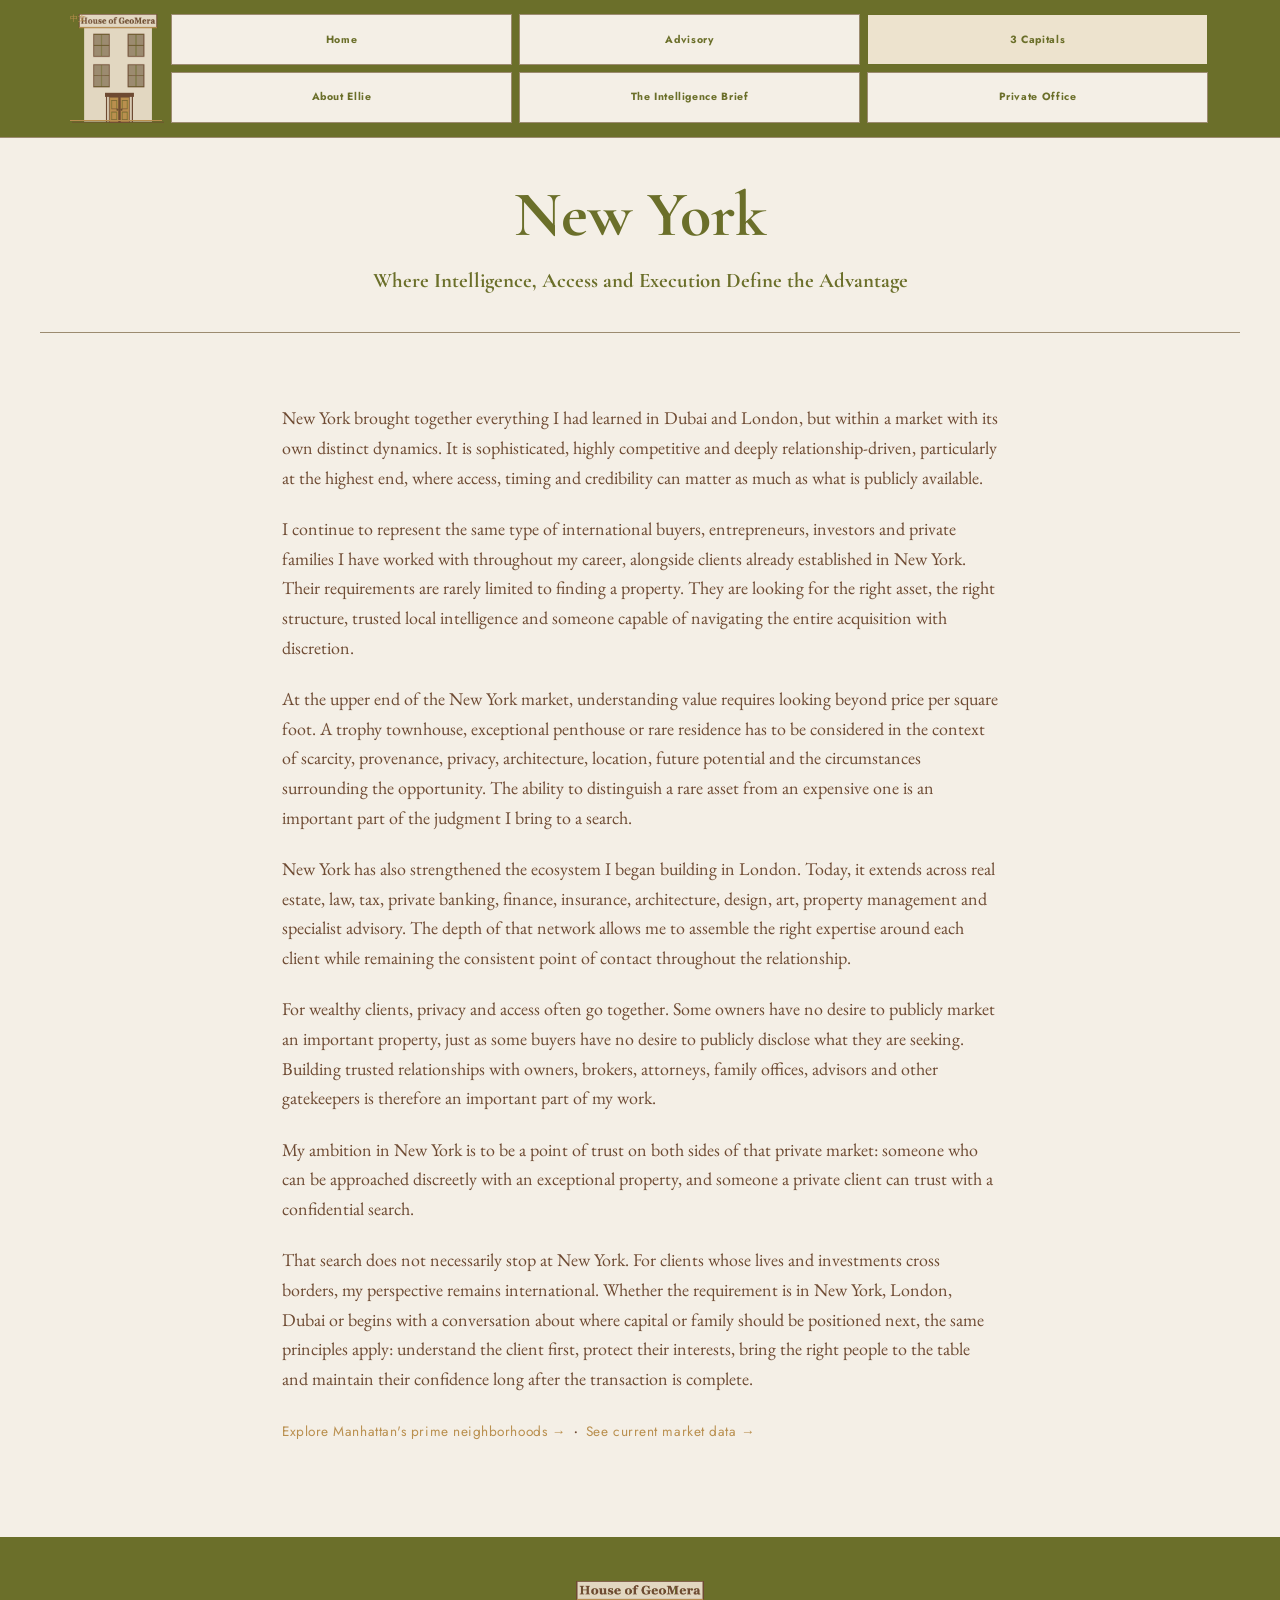
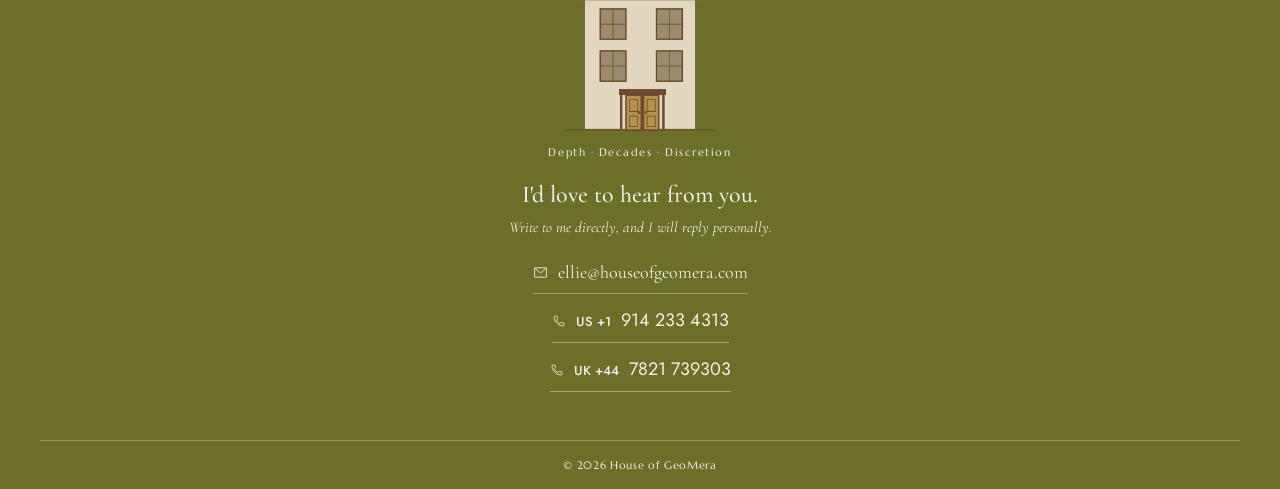
<file: new-york.html>
<!DOCTYPE html>
<html lang="en">
<head>
<meta charset="UTF-8">
<meta name="viewport" content="width=device-width, initial-scale=1.0">
<title>New York Real Estate Advisory — House of GeoMera</title>
<meta name="description" content="House of GeoMera advises clients across Manhattan's prime condominium, cooperative, and townhouse markets, from Tribeca to Billionaires' Row.">
<link rel="canonical" href="https://www.houseofgeomera.com/new-york.html">
<meta property="og:type" content="website">
<meta property="og:title" content="New York Real Estate Advisory — House of GeoMera">
<meta property="og:description" content="House of GeoMera advises clients across Manhattan's prime condominium, cooperative, and townhouse markets, from Tribeca to Billionaires' Row.">
<meta property="og:url" content="https://www.houseofgeomera.com/new-york.html">
<meta property="og:image" content="https://www.houseofgeomera.com/images/og-cover.jpg">
<meta name="twitter:card" content="summary_large_image">
<link rel="icon" type="image/png" sizes="32x32" href="images/favicon-32x32.png">
<link rel="icon" type="image/png" sizes="16x16" href="images/favicon-16x16.png">
<link rel="apple-touch-icon" sizes="180x180" href="images/apple-touch-icon.png">
<link rel="icon" href="images/favicon.ico">
<link rel="preconnect" href="https://fonts.googleapis.com">
<link rel="stylesheet" href="https://fonts.googleapis.com/css2?family=Cormorant+Garamond:wght@400;500;600&family=EB+Garamond:ital@0;1&family=Jost:wght@400;500;600&family=Marcellus&display=swap">
<link rel="stylesheet" href="css/style.css">
</head>
<body>

<header class="site-header">
  <div class="container">
    <div class="nav-grid">
      <div class="logo-cell">
        <a href="index.html" aria-label="House of GeoMera — Home">
          <img src="images/logo-house-of-geomera.png" alt="House of GeoMera">
        </a>
        <a href="zh.html" class="lang-tag">中文</a>
      </div>
      <a href="index.html" class="tab r1c2">Home</a>
      <a href="advisory.html" class="tab r1c3">Advisory</a>
      <div class="tab-cell r1c4">
        <span class="tab current">3 Capitals</span>
        <div class="tab-dropdown">
          <a href="dubai.html">Dubai</a>
          <a href="london.html">London</a>
          <a href="new-york.html" class="current">New York</a>
        </div>
      </div>
      <a href="about.html" class="tab r2c2">About Ellie</a>
      <a href="/luxury-intelligence/global-report-2025-2026/" class="tab r2c3">The Intelligence Brief</a>
      <a href="/private-office/" class="tab r2c4">Private Office</a>
    </div>
  </div>
</header>

<main>
  <div class="page-hero page-hero-compact container">
    <div class="city-hero">
      <h1>New York</h1>
      <p class="city-hero-sub">Where Intelligence, Access and Execution Define the Advantage</p>
    </div>
  </div>

  <section>
    <div class="container prose">
      <p>New York brought together everything I had learned in Dubai and London, but within a market with its own distinct dynamics. It is sophisticated, highly competitive and deeply relationship-driven, particularly at the highest end, where access, timing and credibility can matter as much as what is publicly available.</p>
      <p>I continue to represent the same type of international buyers, entrepreneurs, investors and private families I have worked with throughout my career, alongside clients already established in New York. Their requirements are rarely limited to finding a property. They are looking for the right asset, the right structure, trusted local intelligence and someone capable of navigating the entire acquisition with discretion.</p>
      <p>At the upper end of the New York market, understanding value requires looking beyond price per square foot. A trophy townhouse, exceptional penthouse or rare residence has to be considered in the context of scarcity, provenance, privacy, architecture, location, future potential and the circumstances surrounding the opportunity. The ability to distinguish a rare asset from an expensive one is an important part of the judgment I bring to a search.</p>
      <p>New York has also strengthened the ecosystem I began building in London. Today, it extends across real estate, law, tax, private banking, finance, insurance, architecture, design, art, property management and specialist advisory. The depth of that network allows me to assemble the right expertise around each client while remaining the consistent point of contact throughout the relationship.</p>
      <p>For wealthy clients, privacy and access often go together. Some owners have no desire to publicly market an important property, just as some buyers have no desire to publicly disclose what they are seeking. Building trusted relationships with owners, brokers, attorneys, family offices, advisors and other gatekeepers is therefore an important part of my work.</p>
      <p>My ambition in New York is to be a point of trust on both sides of that private market: someone who can be approached discreetly with an exceptional property, and someone a private client can trust with a confidential search.</p>
      <p>That search does not necessarily stop at New York. For clients whose lives and investments cross borders, my perspective remains international. Whether the requirement is in New York, London, Dubai or begins with a conversation about where capital or family should be positioned next, the same principles apply: understand the client first, protect their interests, bring the right people to the table and maintain their confidence long after the transaction is complete.</p>
      <p><a href="/private-office/" style="color:var(--gold); font-family:var(--sans); font-size:0.85rem; letter-spacing:0.04em;">Explore Manhattan's prime neighborhoods &rarr;</a> &nbsp;&middot;&nbsp; <a href="/luxury-intelligence/global-report-2025-2026/" style="color:var(--gold); font-family:var(--sans); font-size:0.85rem; letter-spacing:0.04em;">See current market data &rarr;</a></p>
    </div>
  </section>
</main>

<footer class="hog-footer" id="contact">
  <div class="container hog-footer-inner">
    <div class="hog-footer-brand">
      <img src="images/logo-house-of-geomera.png" alt="House of GeoMera">
      <div class="hog-footer-tagline">Depth &middot; Decades &middot; Discretion</div>
    </div>
    <div class="hog-footer-divider"></div>
    <div class="hog-footer-contact">
      <h2>I'd love to hear from you.</h2>
      <p class="hog-footer-note">Write to me directly, and I will reply personally.</p>
      <a href="mailto:ellie@houseofgeomera.com" class="hog-contact-link">
        <svg width="15" height="15" viewBox="0 0 24 24" fill="none"><rect x="2.5" y="4.5" width="19" height="15" rx="0.5" stroke="#f4efe6" stroke-width="1.4"/><path d="M3.5 5.5L12 13L20.5 5.5" stroke="#f4efe6" stroke-width="1.4"/></svg>
        ellie@houseofgeomera.com
      </a>
      <a href="tel:+19142334313" class="hog-contact-link hog-phone">
        <svg width="14" height="14" viewBox="0 0 24 24" fill="none"><path d="M5 3.5C4 3.5 3.5 4 3.5 5C3.5 13.5 10.5 20.5 19 20.5C20 20.5 20.5 20 20.5 19V16.2C20.5 15.7 20.1 15.3 19.6 15.2L15.9 14.4C15.5 14.3 15.1 14.5 14.9 14.8L13.6 16.6C11 15.3 8.7 13 7.4 10.4L9.2 9.1C9.5 8.9 9.7 8.5 9.6 8.1L8.8 4.4C8.7 3.9 8.3 3.5 7.8 3.5H5Z" stroke="#f4efe6" stroke-width="1.4" stroke-linejoin="round"/></svg>
        <span><span class="hog-country">US +1</span>914 233 4313</span>
      </a>
      <a href="tel:+447821739303" class="hog-contact-link hog-phone">
        <svg width="14" height="14" viewBox="0 0 24 24" fill="none"><path d="M5 3.5C4 3.5 3.5 4 3.5 5C3.5 13.5 10.5 20.5 19 20.5C20 20.5 20.5 20 20.5 19V16.2C20.5 15.7 20.1 15.3 19.6 15.2L15.9 14.4C15.5 14.3 15.1 14.5 14.9 14.8L13.6 16.6C11 15.3 8.7 13 7.4 10.4L9.2 9.1C9.5 8.9 9.7 8.5 9.6 8.1L8.8 4.4C8.7 3.9 8.3 3.5 7.8 3.5H5Z" stroke="#f4efe6" stroke-width="1.4" stroke-linejoin="round"/></svg>
        <span><span class="hog-country">UK +44</span>7821 739303</span>
      </a>
    </div>
  </div>
  <div class="hog-footer-bottom container">&copy; 2026 House of GeoMera</div>
</footer>
<script src="js/main.js"></script>
</body>
</html>
</file>
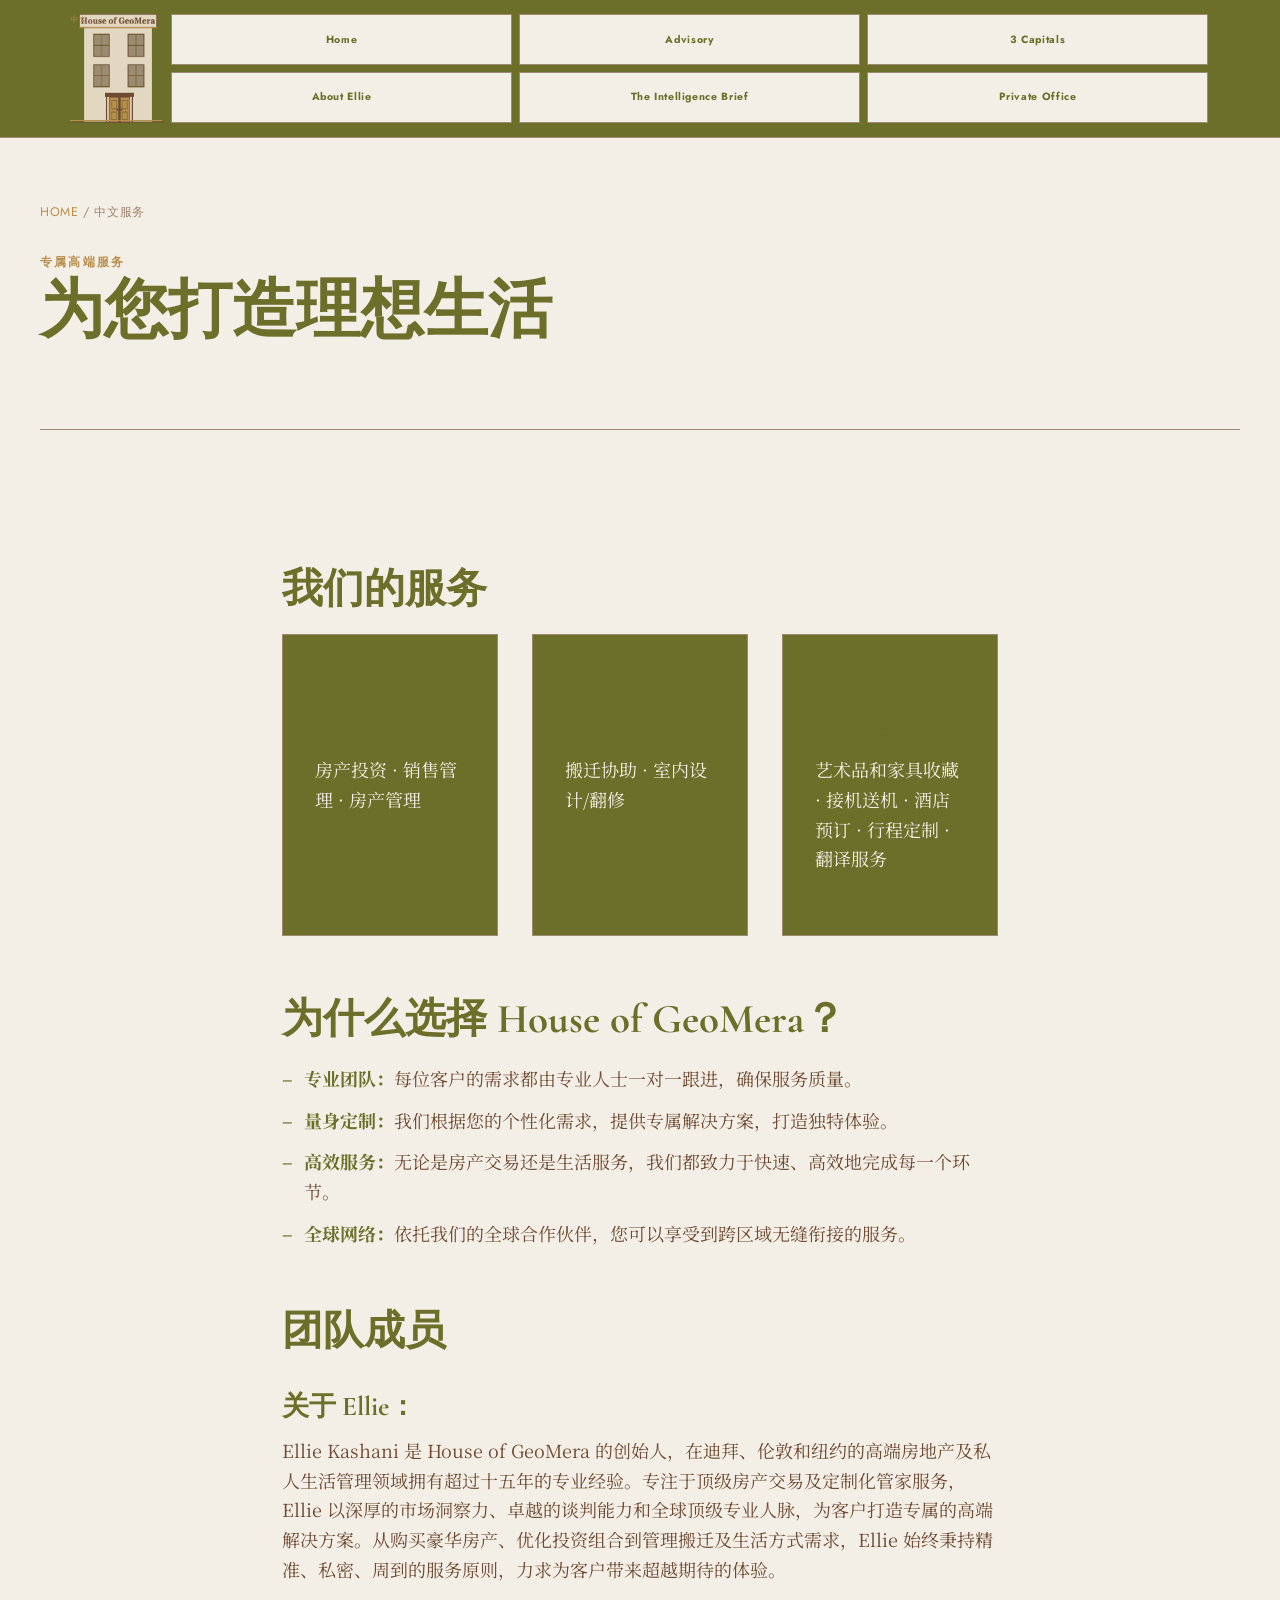
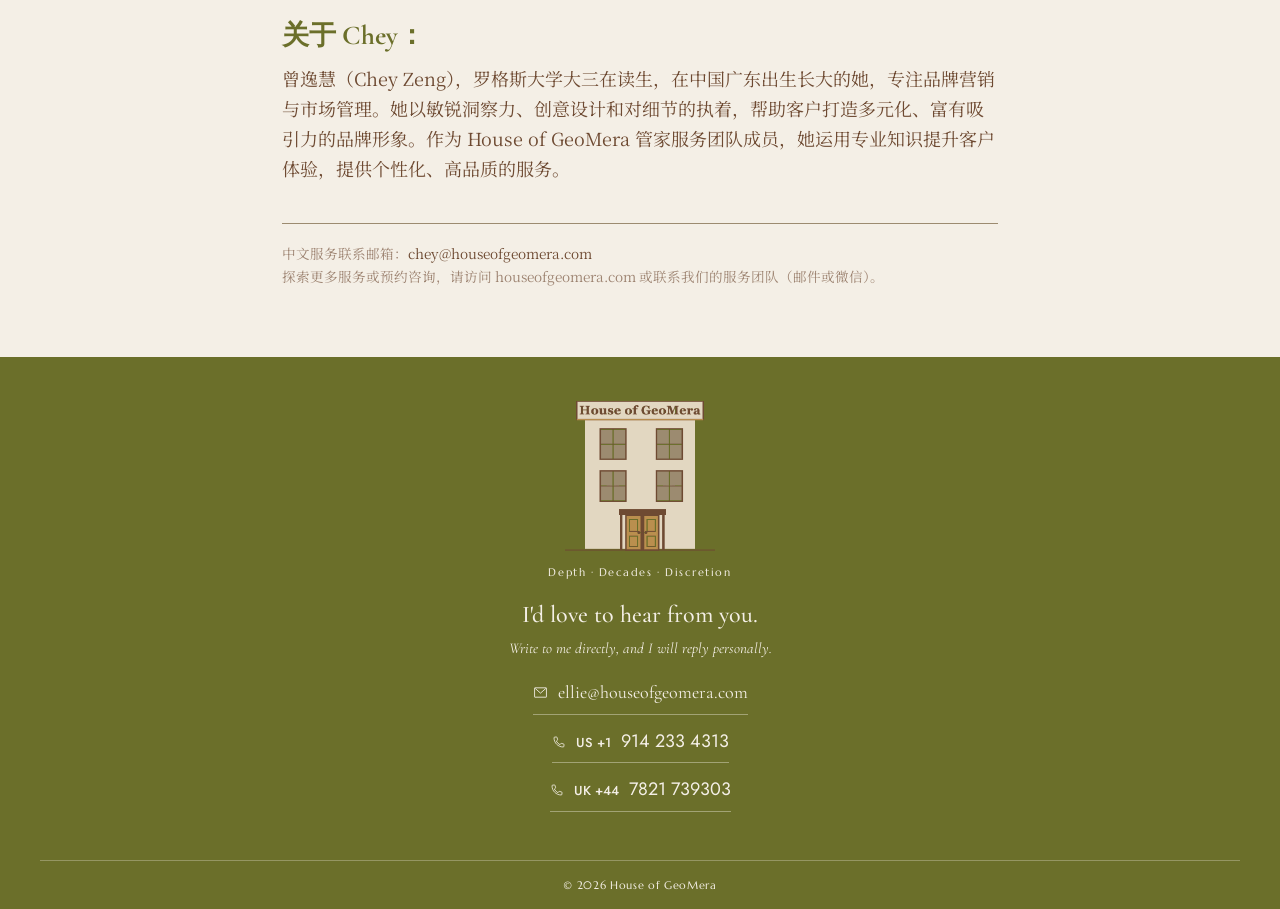
<file: zh.html>
<!DOCTYPE html>
<html lang="zh-CN">
<head>
<meta charset="UTF-8">
<meta name="viewport" content="width=device-width, initial-scale=1.0">
<title>中文服务 | House of GeoMera 专属高端房产与生活服务</title>
<meta name="description" content="House of GeoMera 中文服务：专属高端房产购买、投资、管理、租赁及生活管家服务，覆盖纽约、伦敦与迪拜。">
<link rel="canonical" href="https://www.houseofgeomera.com/zh.html">
<meta property="og:type" content="website">
<meta property="og:title" content="中文服务 | House of GeoMera 专属高端房产与生活服务">
<meta property="og:description" content="House of GeoMera 中文服务：专属高端房产购买、投资、管理、租赁及生活管家服务，覆盖纽约、伦敦与迪拜。">
<meta property="og:url" content="https://www.houseofgeomera.com/zh.html">
<meta property="og:image" content="https://www.houseofgeomera.com/images/og-cover.jpg">
<meta name="twitter:card" content="summary_large_image">
<link rel="icon" type="image/png" sizes="32x32" href="images/favicon-32x32.png">
<link rel="icon" type="image/png" sizes="16x16" href="images/favicon-16x16.png">
<link rel="apple-touch-icon" sizes="180x180" href="images/apple-touch-icon.png">
<link rel="icon" href="images/favicon.ico">
<link rel="alternate" hreflang="en" href="https://www.houseofgeomera.com/index.html">
<link rel="alternate" hreflang="zh" href="https://www.houseofgeomera.com/zh.html">
<link rel="preconnect" href="https://fonts.googleapis.com">
<link rel="stylesheet" href="https://fonts.googleapis.com/css2?family=Cormorant+Garamond:wght@400;500;600&family=Noto+Serif+SC:wght@400;500;600&family=Jost:wght@400;500;600&family=Marcellus&display=swap">
<link rel="stylesheet" href="css/style.css">
<style>body, .prose, p, li { font-family: 'Noto Serif SC', var(--serif-body); }</style>
</head>
<body>

<header class="site-header">
  <div class="container">
    <div class="nav-grid">
      <div class="logo-cell">
        <a href="index.html" aria-label="House of GeoMera — Home">
          <img src="images/logo-house-of-geomera.png" alt="House of GeoMera">
        </a>
        <a href="zh.html" class="lang-tag current">中文</a>
      </div>
      <a href="index.html" class="tab r1c2">Home</a>
      <a href="advisory.html" class="tab r1c3">Advisory</a>
      <div class="tab-cell r1c4">
        <span class="tab">3 Capitals</span>
        <div class="tab-dropdown">
          <a href="dubai.html">Dubai</a>
          <a href="london.html">London</a>
          <a href="new-york.html">New York</a>
        </div>
      </div>
      <a href="about.html" class="tab r2c2">About Ellie</a>
      <a href="/luxury-intelligence/global-report-2025-2026/" class="tab r2c3">The Intelligence Brief</a>
      <a href="/private-office/" class="tab r2c4">Private Office</a>
    </div>
  </div>
</header>

<main>
  <div class="page-hero container">
    <div class="breadcrumb"><a href="index.html">Home</a> / 中文服务</div>
    <span class="eyebrow">专属高端服务</span>
    <h1>为您打造理想生活</h1>
  </div>

  <section>
    <div class="container prose">
      <h2>我们的服务</h2>
      <div class="grid-3" style="margin-top:20px;">
        <div class="card"><h3>房产购买</h3><p>房产投资 &middot; 销售管理 &middot; 房产管理</p></div>
        <div class="card"><h3>租赁服务</h3><p>搬迁协助 &middot; 室内设计/翻修</p></div>
        <div class="card"><h3>生活管家</h3><p>艺术品和家具收藏 &middot; 接机送机 &middot; 酒店预订 &middot; 行程定制 &middot; 翻译服务</p></div>
      </div>

      <h2 style="margin-top:60px;">为什么选择 House of GeoMera？</h2>
      <ul>
        <li><strong>专业团队：</strong>每位客户的需求都由专业人士一对一跟进，确保服务质量。</li>
        <li><strong>量身定制：</strong>我们根据您的个性化需求，提供专属解决方案，打造独特体验。</li>
        <li><strong>高效服务：</strong>无论是房产交易还是生活服务，我们都致力于快速、高效地完成每一个环节。</li>
        <li><strong>全球网络：</strong>依托我们的全球合作伙伴，您可以享受到跨区域无缝衔接的服务。</li>
      </ul>

      <h2 style="margin-top:60px;">团队成员</h2>
      <h3>关于 Ellie：</h3>
      <p>Ellie Kashani 是 House of GeoMera 的创始人，在迪拜、伦敦和纽约的高端房地产及私人生活管理领域拥有超过十五年的专业经验。专注于顶级房产交易及定制化管家服务，Ellie 以深厚的市场洞察力、卓越的谈判能力和全球顶级专业人脉，为客户打造专属的高端解决方案。从购买豪华房产、优化投资组合到管理搬迁及生活方式需求，Ellie 始终秉持精准、私密、周到的服务原则，力求为客户带来超越期待的体验。</p>
      <h3>关于 Chey：</h3>
      <p>曾逸慧（Chey Zeng），罗格斯大学大三在读生，在中国广东出生长大的她，专注品牌营销与市场管理。她以敏锐洞察力、创意设计和对细节的执着，帮助客户打造多元化、富有吸引力的品牌形象。作为 House of GeoMera 管家服务团队成员，她运用专业知识提升客户体验，提供个性化、高品质的服务。</p>

      <div class="source-note">
        中文服务联系邮箱：<a href="mailto:chey@houseofgeomera.com" style="color:var(--burgundy);">chey@houseofgeomera.com</a><br>
        探索更多服务或预约咨询，请访问 houseofgeomera.com 或联系我们的服务团队（邮件或微信）。
      </div>
    </div>
  </section>
</main>

<footer class="hog-footer" id="contact">
  <div class="container hog-footer-inner">
    <div class="hog-footer-brand">
      <img src="images/logo-house-of-geomera.png" alt="House of GeoMera">
      <div class="hog-footer-tagline">Depth &middot; Decades &middot; Discretion</div>
    </div>
    <div class="hog-footer-divider"></div>
    <div class="hog-footer-contact">
      <h2>I'd love to hear from you.</h2>
      <p class="hog-footer-note">Write to me directly, and I will reply personally.</p>
      <a href="mailto:ellie@houseofgeomera.com" class="hog-contact-link">
        <svg width="15" height="15" viewBox="0 0 24 24" fill="none"><rect x="2.5" y="4.5" width="19" height="15" rx="0.5" stroke="#f4efe6" stroke-width="1.4"/><path d="M3.5 5.5L12 13L20.5 5.5" stroke="#f4efe6" stroke-width="1.4"/></svg>
        ellie@houseofgeomera.com
      </a>
      <a href="tel:+19142334313" class="hog-contact-link hog-phone">
        <svg width="14" height="14" viewBox="0 0 24 24" fill="none"><path d="M5 3.5C4 3.5 3.5 4 3.5 5C3.5 13.5 10.5 20.5 19 20.5C20 20.5 20.5 20 20.5 19V16.2C20.5 15.7 20.1 15.3 19.6 15.2L15.9 14.4C15.5 14.3 15.1 14.5 14.9 14.8L13.6 16.6C11 15.3 8.7 13 7.4 10.4L9.2 9.1C9.5 8.9 9.7 8.5 9.6 8.1L8.8 4.4C8.7 3.9 8.3 3.5 7.8 3.5H5Z" stroke="#f4efe6" stroke-width="1.4" stroke-linejoin="round"/></svg>
        <span><span class="hog-country">US +1</span>914 233 4313</span>
      </a>
      <a href="tel:+447821739303" class="hog-contact-link hog-phone">
        <svg width="14" height="14" viewBox="0 0 24 24" fill="none"><path d="M5 3.5C4 3.5 3.5 4 3.5 5C3.5 13.5 10.5 20.5 19 20.5C20 20.5 20.5 20 20.5 19V16.2C20.5 15.7 20.1 15.3 19.6 15.2L15.9 14.4C15.5 14.3 15.1 14.5 14.9 14.8L13.6 16.6C11 15.3 8.7 13 7.4 10.4L9.2 9.1C9.5 8.9 9.7 8.5 9.6 8.1L8.8 4.4C8.7 3.9 8.3 3.5 7.8 3.5H5Z" stroke="#f4efe6" stroke-width="1.4" stroke-linejoin="round"/></svg>
        <span><span class="hog-country">UK +44</span>7821 739303</span>
      </a>
    </div>
  </div>
  <div class="hog-footer-bottom container">&copy; 2026 House of GeoMera</div>
</footer>
<script src="js/main.js"></script>
</body>
</html>
</file>
<file: css/style.css>
/* ==========================================================================
   Ellie's Connect — Brand Stylesheet
   ========================================================================== */

:root {
  /* House of GeoMera palette (logo-matched) */
  --linen: #f4efe6;
  --sand: #e2d6c1;
  --taupe: #9c8b70;
  --olive: #6b6f2a;
  --brown: #6e4a32;
  --brass: #b98f4e;

  /* Semantic aliases (kept so existing rules/inline styles need no rewrite) */
  --cream: var(--linen);
  --cream-light: var(--sand);
  --burgundy: var(--brown);
  --burgundy-dark: #5a3a28;
  --gold: var(--brass);
  --gold-light: var(--sand);
  --gold-logo: var(--brass);
  --text-dark: var(--brown);
  --text-muted: rgba(110, 74, 50, 0.65);
  --border: var(--taupe);
  --serif: 'Cormorant Garamond', 'Playfair Display', Georgia, 'Times New Roman', serif;
  --serif-body: 'EB Garamond', Georgia, 'Times New Roman', serif;
  --sans: 'Jost', 'Helvetica Neue', Arial, sans-serif;
  --max-width: 1200px;
}

* { box-sizing: border-box; }

html { scroll-behavior: smooth; }

body {
  margin: 0;
  background: var(--cream);
  color: var(--text-dark);
  font-family: var(--serif-body);
  font-size: 18px;
  line-height: 1.65;
  -webkit-font-smoothing: antialiased;
}

img { max-width: 100%; display: block; }

a { color: inherit; text-decoration: none; }

h1, h2, h3, h4 {
  font-family: var(--serif);
  font-weight: 700;
  color: var(--olive);
  line-height: 1.15;
  margin: 0 0 0.5em;
}

h1 { font-size: clamp(2.4rem, 5vw, 4rem); font-weight: 700; }
h2 { font-size: clamp(1.8rem, 3.2vw, 2.6rem); }
h3 { font-size: clamp(1.3rem, 2.2vw, 1.7rem); }

p { margin: 0 0 1.2em; }

.eyebrow {
  font-family: var(--sans);
  text-transform: uppercase;
  letter-spacing: 0.18em;
  font-size: 0.78rem;
  color: var(--gold);
  font-weight: 600;
}

.container {
  max-width: var(--max-width);
  margin: 0 auto;
  padding: 0 32px;
}

/* ---------- Header ---------- */
.site-header {
  border-bottom: 1px solid var(--border);
  background: var(--olive);
}

.header-inner {
  display: flex;
  align-items: center;
  justify-content: space-between;
  max-width: var(--max-width);
  margin: 0 auto;
  padding: 18px 32px;
  gap: 24px;
}

.logo {
  display: flex;
  align-items: center;
  gap: 12px;
  flex-shrink: 0;
}

.logo-mark {
  width: 52px;
  height: 52px;
  background: var(--burgundy);
  display: flex;
  align-items: center;
  justify-content: center;
  border-radius: 3px;
}

.logo-text {
  font-family: var(--serif);
  font-size: 1.15rem;
  color: var(--burgundy);
  line-height: 1.1;
}

.logo-text span { display: block; font-size: 0.95em; }

.header-logo-img { height: 58px; width: auto; display: block; }

nav.main-nav {
  display: flex;
  align-items: center;
  gap: 28px;
  font-family: var(--serif-body);
  font-size: 1.02rem;
}

nav.main-nav > ul {
  display: flex;
  list-style: none;
  gap: 26px;
  margin: 0;
  padding: 0;
  align-items: center;
}

nav.main-nav .has-dropdown { position: relative; }

nav.main-nav .dropdown {
  display: none;
  position: absolute;
  top: 100%;
  left: 0;
  background: var(--cream-light);
  border: 1px solid var(--border);
  min-width: 220px;
  padding: 10px 0;
  margin-top: 12px;
}

nav.main-nav .has-dropdown:hover .dropdown,
nav.main-nav .has-dropdown:focus-within .dropdown { display: block; }

nav.main-nav .dropdown a {
  display: block;
  padding: 9px 20px;
  font-size: 0.96rem;
}

nav.main-nav .dropdown a:hover { background: var(--cream); color: var(--gold); }

nav.main-nav a:hover, nav.main-nav .current { color: var(--burgundy); border-bottom: 1px solid var(--olive); }

.nav-lang { font-size: 0.9rem; color: var(--text-muted); }

.nav-toggle {
  display: none;
  background: none;
  border: 1px solid var(--border);
  padding: 8px 12px;
  font-family: var(--sans);
  cursor: pointer;
}

/* ---------- Buttons ---------- */
.btn {
  display: inline-block;
  font-family: var(--sans);
  text-transform: uppercase;
  letter-spacing: 0.12em;
  font-size: 0.82rem;
  font-weight: 600;
  padding: 15px 34px;
  border: 1px solid var(--burgundy);
  color: var(--burgundy);
  background: transparent;
  transition: background 0.2s, color 0.2s;
  cursor: pointer;
}

.btn:hover { background: var(--burgundy); color: var(--cream-light); }

.btn-solid { background: var(--burgundy); color: var(--cream-light); }
.btn-solid:hover { background: var(--burgundy-dark); }

/* ---------- Hero ---------- */
.hero {
  padding: 90px 0 70px;
}

.hero .eyebrow { margin-bottom: 18px; display: block; }

.hero h1 { max-width: 850px; margin-bottom: 34px; }

.hero-actions { margin-bottom: 56px; }

.stat-row {
  display: grid;
  grid-template-columns: repeat(4, 1fr);
  gap: 22px;
  max-width: 900px;
}

.stat-box {
  border: 1px solid var(--border);
  background: var(--olive);
  padding: 34px 18px;
  text-align: center;
}

.stat-num {
  font-family: var(--serif);
  font-size: 2.6rem;
  font-weight: 700;
  color: var(--linen);
  line-height: 1;
  margin-bottom: 8px;
}

.stat-label {
  font-family: var(--sans);
  font-weight: 700;
  font-size: 0.82rem;
  letter-spacing: 0.04em;
  color: var(--linen);
}

/* ---------- Sections ---------- */
section { padding: 70px 0; }

.section-alt { background: var(--cream-light); border-top: 1px solid var(--border); border-bottom: 1px solid var(--border); }

.section-intro { max-width: 760px; margin-bottom: 46px; }

.grid-3 {
  display: grid;
  grid-template-columns: repeat(3, 1fr);
  gap: 34px;
}

.grid-2 {
  display: grid;
  grid-template-columns: repeat(2, 1fr);
  gap: 46px;
  align-items: start;
}

.card {
  border: 1px solid var(--border);
  padding: 40px 32px;
  background: var(--olive);
}

.card h3 { margin-bottom: 14px; color: var(--linen); }

.card p { color: var(--linen); }

.card a { color: var(--sand) !important; }

.card .num {
  font-family: var(--serif);
  color: var(--sand);
  font-size: 1.1rem;
  margin-bottom: 10px;
  display: block;
}

.pillar-list {
  list-style: none;
  padding: 0;
  margin: 0;
}

.pillar-list li {
  padding: 18px 0;
  border-bottom: 1px solid var(--border);
}

.pillar-list li:first-child { border-top: 1px solid var(--border); }

/* ---------- Quote / Pull ---------- */
.pull-quote {
  font-family: var(--serif);
  font-size: clamp(1.5rem, 2.6vw, 2.1rem);
  color: var(--burgundy);
  font-weight: 400;
  border-left: 3px solid var(--gold);
  padding-left: 28px;
  margin: 0;
}

/* ---------- Footer / Invitation ---------- */
.footer-invite {
  background: var(--burgundy);
  color: var(--cream-light);
  text-align: center;
  padding: 76px 0 0;
}

.footer-logo { margin-bottom: 34px; }

.footer-logo img {
  height: 96px;
  width: auto;
  margin: 0 auto;
}

.footer-invite .eyebrow { color: var(--gold-logo); display: block; margin-bottom: 18px; }

.footer-invite h2 {
  color: var(--cream-light);
  max-width: 620px;
  margin: 0 auto 18px;
}

.footer-invite .footer-note {
  font-family: var(--serif-body);
  font-size: 1.15rem;
  color: #d9cdb0;
  max-width: 440px;
  margin: 0 auto 40px;
}

.footer-contact-links {
  display: flex;
  justify-content: center;
  align-items: center;
  gap: 34px;
  flex-wrap: wrap;
  margin-bottom: 52px;
}

.footer-contact-links a {
  font-family: var(--serif);
  font-size: 1.25rem;
  color: var(--cream-light);
  border-bottom: 1px solid var(--gold-logo);
  padding-bottom: 3px;
  transition: color 0.2s;
}

.footer-contact-links a:hover { color: var(--gold-logo); }

.footer-contact-links .divider-dot { color: var(--gold-logo); }

.footer-bottom {
  border-top: 1px solid rgba(236, 178, 92, 0.28);
  padding: 24px 0;
  display: flex;
  justify-content: space-between;
  flex-wrap: wrap;
  gap: 10px;
  font-family: var(--sans);
  font-size: 0.78rem;
  letter-spacing: 0.05em;
}

.footer-bottom .cities { color: #b8a97e; }
.footer-bottom .copyright { color: #8a7a5e; }

/* ---------- Page header (interior pages) ---------- */
.page-hero {
  padding: 64px 0 50px;
  border-bottom: 1px solid var(--border);
}

.breadcrumb {
  font-family: var(--sans);
  font-size: 0.78rem;
  letter-spacing: 0.05em;
  color: var(--text-muted);
  margin-bottom: 22px;
  text-transform: uppercase;
}

.breadcrumb a { color: var(--gold); }

.city-hero { max-width: 640px; margin: 0 auto; text-align: center; }
.city-hero h1 { font-weight: 700; color: var(--olive); margin-bottom: 0.2em; }
.city-hero-sub { font-family: var(--serif); font-weight: 700; color: var(--olive); font-size: 1.3rem; margin: 0 auto; }

.page-hero-compact { padding: 40px 0 34px; min-height: 150px; display: flex; align-items: center; justify-content: center; }

.about-portrait { border: 1px solid var(--olive); padding: 10px; background: var(--olive); }
.about-portrait img { width: 100%; height: auto; aspect-ratio: 4 / 5; object-fit: cover; object-position: top; }

.prose strong, .prose b { color: var(--olive); }

.prose { max-width: 780px; }
.prose h2 { margin-top: 1.6em; }
.prose h3 { margin-top: 1.3em; color: var(--olive); }
.prose ul { list-style: none; padding-left: 0; }
.prose li { position: relative; padding-left: 22px; margin-bottom: 12px; }
.prose li::before { content: "\2013"; position: absolute; left: 0; color: var(--olive); font-weight: 700; }

table.data-table {
  width: 100%;
  border-collapse: collapse;
  margin: 24px 0;
  font-size: 0.95rem;
}

table.data-table th, table.data-table td {
  border: 1px solid var(--border);
  padding: 10px 14px;
  text-align: left;
}

table.data-table th {
  background: var(--cream-light);
  font-family: var(--sans);
  font-size: 0.8rem;
  letter-spacing: 0.04em;
  text-transform: uppercase;
  color: var(--burgundy);
}

.source-note {
  font-size: 0.85rem;
  color: var(--text-muted);
  border-top: 1px solid var(--border);
  padding-top: 18px;
  margin-top: 40px;
}

.city-tabs {
  display: flex;
  gap: 10px;
  margin-bottom: 40px;
  flex-wrap: wrap;
}

.city-tabs a {
  font-family: var(--sans);
  font-size: 0.82rem;
  letter-spacing: 0.06em;
  text-transform: uppercase;
  padding: 10px 20px;
  border: 1px solid var(--border);
}

.city-tabs a.active, .city-tabs a:hover { background: var(--burgundy); color: var(--cream-light); border-color: var(--burgundy); }

.city-block { padding: 30px 0 10px; border-top: 1px solid var(--border); margin-top: 10px; }
.city-block:first-of-type { border-top: none; margin-top: 0; }

.neigh-block { padding: 26px 0; border-bottom: 1px solid var(--border); }
.neigh-block:last-child { border-bottom: none; }

/* ---------- House of GeoMera — Navigation (locked, do not restructure) ---------- */
.nav-grid {
  display: grid;
  grid-template-columns: 92px repeat(3, 1fr);
  grid-template-rows: repeat(2, 1fr);
  gap: 7px;
  align-items: stretch;
  padding: 14px 0;
}

.logo-cell { grid-row: 1 / 3; grid-column: 1; position: relative; }

.logo-cell a { display: block; width: 100%; height: 100%; }

.logo-cell svg, .logo-cell img { display: block; width: 100%; height: 100%; object-fit: fill; }

.logo-cell .lang-tag {
  position: absolute;
  bottom: 2px;
  right: 2px;
  font-size: 8px;
  color: var(--brass);
  border-bottom: 1px solid var(--brass);
  text-decoration: none;
}

.nav-grid .tab {
  border: 1px solid var(--taupe);
  background: var(--linen);
  display: flex;
  align-items: center;
  justify-content: center;
  text-align: center;
  font-family: var(--sans);
  font-weight: 700;
  font-size: 10.5px;
  letter-spacing: 0.06em;
  color: var(--olive);
  padding: 8px 6px;
  text-decoration: none;
  transition: border-color 0.15s, background 0.15s, color 0.15s;
}

.nav-grid .tab:hover, .nav-grid .tab.current {
  border-color: var(--olive);
  background: #ede3ce;
  color: var(--olive);
}

.nav-grid .tab-cell { position: relative; }
.nav-grid .tab-cell .tab { width: 100%; height: 100%; }

.tab-dropdown {
  display: none;
  flex-direction: column;
  position: absolute;
  top: 100%;
  left: 0;
  right: 0;
  background: var(--linen);
  border: 1px solid var(--taupe);
  border-top: none;
  z-index: 50;
}

.tab-cell:hover .tab-dropdown,
.tab-cell:focus-within .tab-dropdown { display: flex; }

.tab-dropdown a {
  padding: 8px 10px;
  font-family: var(--sans);
  font-size: 10.5px;
  letter-spacing: 0.06em;
  color: var(--brown);
  text-decoration: none;
  border-top: 1px solid var(--border);
  text-align: center;
}

.tab-dropdown a:first-child { border-top: none; }
.tab-dropdown a:hover { background: #ede3ce; color: var(--olive); }
.tab-dropdown a.current { color: var(--olive); font-weight: 600; }

.nav-grid .r1c2 { grid-row: 1; grid-column: 2; }
.nav-grid .r1c3 { grid-row: 1; grid-column: 3; }
.nav-grid .r1c4 { grid-row: 1; grid-column: 4; }
.nav-grid .r2c2 { grid-row: 2; grid-column: 2; }
.nav-grid .r2c3 { grid-row: 2; grid-column: 3; }
.nav-grid .r2c4 { grid-row: 2; grid-column: 4; }

/* ---------- House of GeoMera — Footer (locked) ---------- */
.hog-footer { background: var(--olive); }

.hog-footer-inner {
  display: flex;
  flex-direction: column;
  align-items: center;
  text-align: center;
  gap: 20px;
  padding: 44px 32px 36px;
}

.hog-footer-brand { flex: none; }

.hog-footer-brand svg, .hog-footer-brand img { display: block; width: 150px; height: 150px; object-fit: fill; margin: 0 auto; }

.hog-footer-tagline {
  margin-top: 12px;
  font-family: 'Marcellus', serif;
  font-size: 11px;
  letter-spacing: 0.14em;
  color: var(--linen);
  text-align: center;
}

.hog-footer-divider { display: none; }

.hog-footer-contact { flex: none; padding-top: 0; color: var(--linen); display: flex; flex-direction: column; align-items: center; }

.hog-footer-contact h2 {
  font-family: var(--serif);
  font-size: 24px;
  font-weight: 500;
  margin-bottom: 8px;
  color: var(--linen);
}

.hog-footer-note {
  font-family: var(--serif);
  font-style: italic;
  font-size: 15px;
  color: var(--linen);
  margin-bottom: 18px;
  max-width: 400px;
  line-height: 1.55;
}

.hog-contact-link {
  display: flex;
  align-items: center;
  justify-content: center;
  gap: 10px;
  text-decoration: none;
  color: var(--linen);
  font-family: var(--serif);
  font-size: 18px;
  margin-bottom: 12px;
  margin-left: auto;
  margin-right: auto;
  border-bottom: 1px solid rgba(244, 239, 230, 0.4);
  padding-bottom: 6px;
  width: fit-content;
}

.hog-contact-link svg { flex-shrink: 0; }

.hog-phone { font-family: var(--sans); }

.hog-country {
  font-family: var(--sans);
  font-weight: 500;
  color: var(--linen);
  font-size: 13px;
  margin-right: 10px;
}

.hog-footer-bottom {
  border-top: 1px solid rgba(244, 239, 230, 0.3);
  padding: 15px 32px;
  text-align: center;
  font-family: 'Marcellus', serif;
  font-size: 11px;
  letter-spacing: 0.06em;
  color: var(--linen);
}

@media (max-width: 700px) {
  .nav-grid { grid-template-columns: 64px repeat(3, 1fr); gap: 4px; }
  .nav-grid .tab { font-size: 9px; padding: 6px 3px; letter-spacing: 0.03em; }
  .hog-footer-inner { flex-direction: column; align-items: center; text-align: center; gap: 20px; }
  .hog-footer-divider { display: none; }
  .hog-contact-link { margin-left: auto; margin-right: auto; }
}

/* ---------- Responsive ---------- */
@media (max-width: 900px) {
  .grid-3 { grid-template-columns: 1fr; }
  .grid-2 { grid-template-columns: 1fr; }
  .stat-row { grid-template-columns: repeat(2, 1fr); }
}

@media (max-width: 760px) {
  nav.main-nav { display: none; }
  .nav-toggle { display: block; }
  .header-inner { flex-wrap: wrap; }
  nav.main-nav.open {
    display: flex;
    flex-direction: column;
    align-items: flex-start;
    width: 100%;
    order: 3;
    padding-top: 20px;
    gap: 4px;
  }
  nav.main-nav.open > ul { flex-direction: column; align-items: flex-start; gap: 4px; width: 100%; }
  nav.main-nav .dropdown { position: static; display: block; margin-top: 4px; border: none; padding-left: 14px; }
  .footer-invite { padding-top: 60px; }
  .footer-contact-links { flex-direction: column; gap: 18px; }
}
</file>
